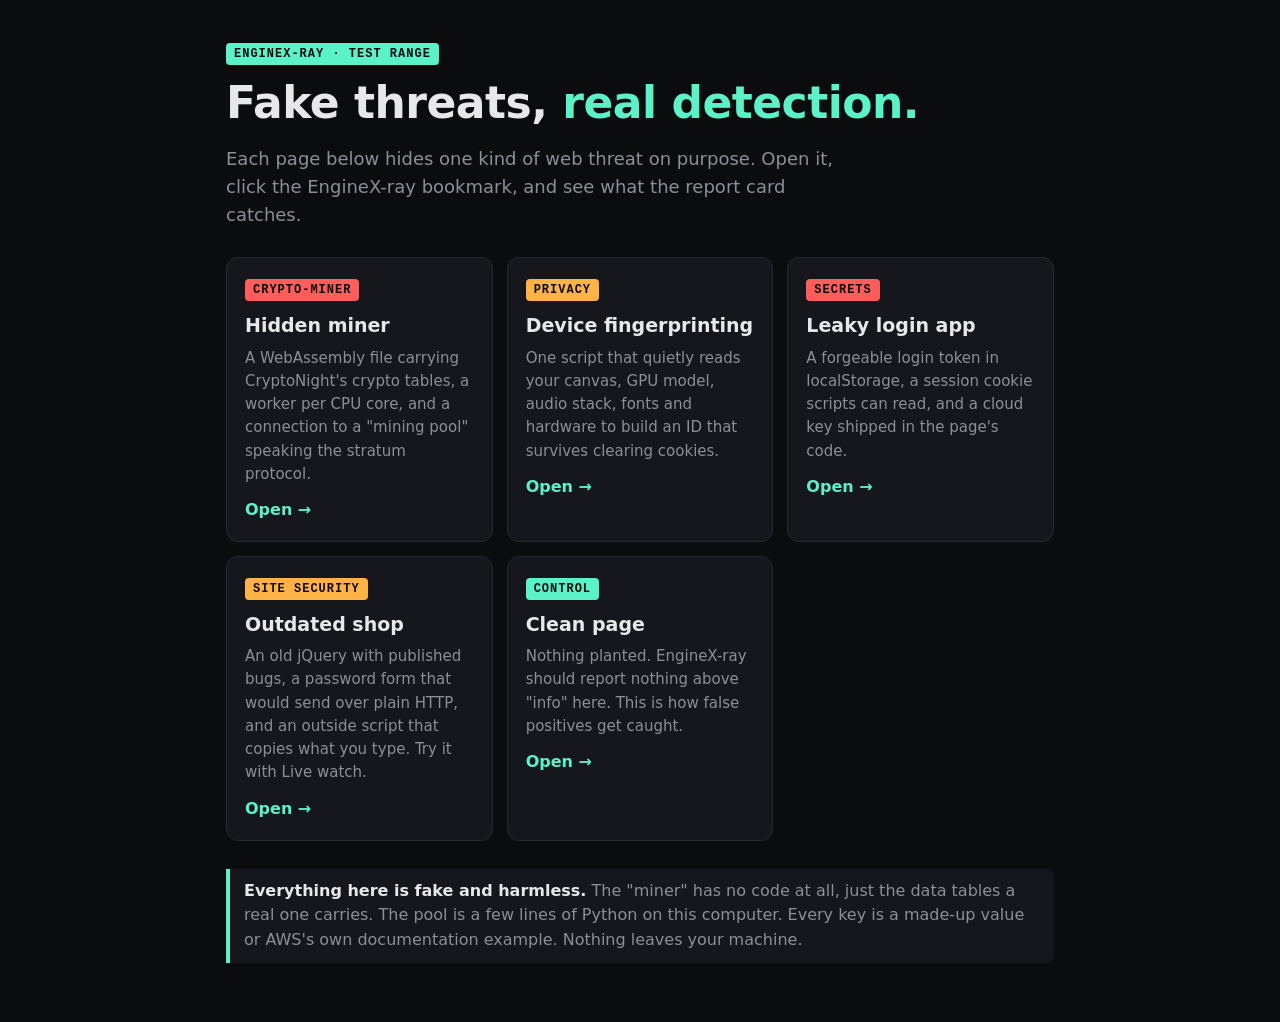
<file: lab/index.html>
<!doctype html>
<html lang="en">
<head>
<meta charset="utf-8">
<meta name="viewport" content="width=device-width, initial-scale=1">
<title>EngineX-ray Test Range</title>
<link rel="stylesheet" href="lab.css">
</head>
<body>
<main>
  <span class="tag">EngineX-ray · test range</span>
  <h1>Fake threats, <span>real detection.</span></h1>
  <p class="lede">Each page below hides one kind of web threat on purpose. Open it, click the EngineX-ray bookmark, and see what the report card catches.</p>

  <div class="grid">
    <div class="card">
      <span class="tag red">Crypto-miner</span>
      <h2>Hidden miner</h2>
      <p>A WebAssembly file carrying CryptoNight's crypto tables, a worker per CPU core, and a connection to a "mining pool" speaking the stratum protocol.</p>
      <a class="go" href="miner.html">Open →</a>
    </div>
    <div class="card">
      <span class="tag amber">Privacy</span>
      <h2>Device fingerprinting</h2>
      <p>One script that quietly reads your canvas, GPU model, audio stack, fonts and hardware to build an ID that survives clearing cookies.</p>
      <a class="go" href="fingerprint.html">Open →</a>
    </div>
    <div class="card">
      <span class="tag red">Secrets</span>
      <h2>Leaky login app</h2>
      <p>A forgeable login token in localStorage, a session cookie scripts can read, and a cloud key shipped in the page's code.</p>
      <a class="go" href="secrets.html">Open →</a>
    </div>
    <div class="card">
      <span class="tag amber">Site security</span>
      <h2>Outdated shop</h2>
      <p>An old jQuery with published bugs, a password form that would send over plain HTTP, and an outside script that copies what you type. Try it with Live watch.</p>
      <a class="go" href="shop.html">Open →</a>
    </div>
    <div class="card">
      <span class="tag">Control</span>
      <h2>Clean page</h2>
      <p>Nothing planted. EngineX-ray should report nothing above "info" here. This is how false positives get caught.</p>
      <a class="go" href="clean.html">Open →</a>
    </div>
  </div>

  <div class="safe"><b>Everything here is fake and harmless.</b> The "miner" has no code at all, just the data tables a real one carries. The pool is a few lines of Python on this computer. Every key is a made-up value or AWS's own documentation example. Nothing leaves your machine.</div>
</main>
</body>
</html>
</file>
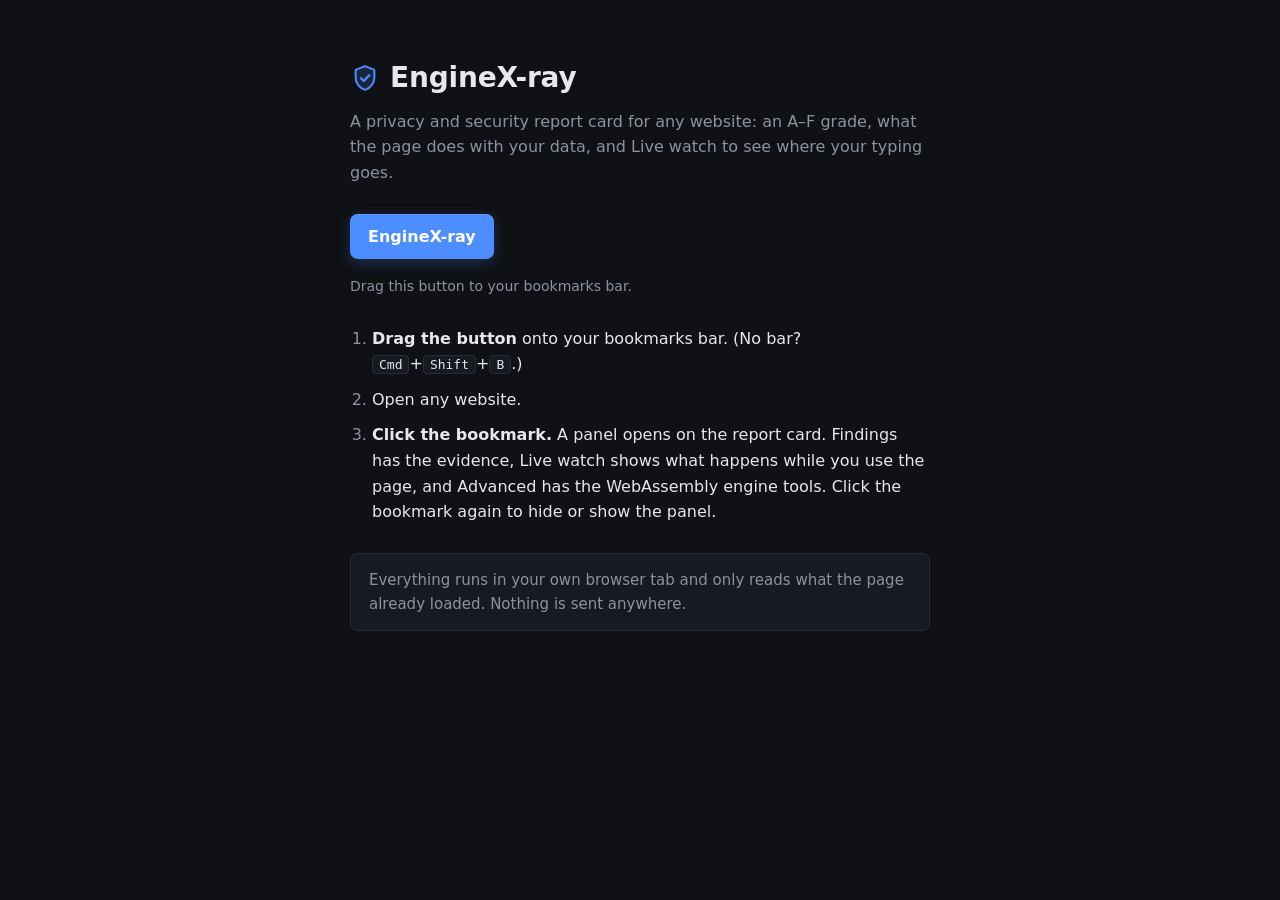
<file: install.html>
<!doctype html>
<html lang="en">
<head>
<meta charset="utf-8">
<meta name="viewport" content="width=device-width, initial-scale=1">
<title>EngineX-ray install</title>
<style>
  :root { --bg: #0f1115; --surface: #161a21; --line: #262c36; --text: #e6e8eb; --muted: #8b93a1; --accent: #4c8dff; }
  body { margin: 0; background: var(--bg); color: var(--text); font: 16px/1.6 -apple-system, BlinkMacSystemFont, "Segoe UI", Inter, system-ui, sans-serif; -webkit-font-smoothing: antialiased; }
  main { max-width: 580px; margin: 56px auto; padding: 0 16px; }
  .brand { display: flex; align-items: center; gap: 10px; }
  h1 { font-size: 28px; font-weight: 700; letter-spacing: -.2px; margin: 0; color: var(--text); }
  p.sub { color: var(--muted); margin: 8px 0 28px; }
  a.bm { display: inline-flex; align-items: center; gap: 8px; padding: 10px 18px; background: var(--accent); color: #fff; border-radius: 8px;
         font-weight: 600; font-size: 16px; text-decoration: none; cursor: grab; box-shadow: 0 1px 0 rgba(255,255,255,.12) inset, 0 4px 14px rgba(76,141,255,.25); }
  a.bm:hover { background: #3d7ef0; }
  .hint { color: var(--muted); font-size: 14px; margin: 10px 0 0; }
  ol { padding-left: 22px; margin-top: 28px; } li { margin: 10px 0; } li::marker { color: var(--muted); }
  kbd { background: var(--surface); border: 1px solid var(--line); border-radius: 4px; padding: 1px 6px; font-size: 13px; font-family: ui-monospace, Menlo, monospace; }
  .card { background: var(--surface); border: 1px solid var(--line); border-radius: 8px; padding: 14px 18px; margin-top: 28px; color: var(--muted); font-size: 15px; }
</style>
</head>
<body>
<main>
  <div class="brand"><svg width="30" height="30" viewBox="0 0 24 24" aria-hidden="true"><path d="M12 2.5 4.5 5.5v6c0 4.6 3.1 8.6 7.5 10 4.4-1.4 7.5-5.4 7.5-10v-6L12 2.5Z" fill="rgba(76,141,255,.18)" stroke="#4c8dff" stroke-width="1.6" stroke-linejoin="round"/><path d="m8.8 12.2 2.2 2.2 4.4-4.6" fill="none" stroke="#4c8dff" stroke-width="1.8" stroke-linecap="round" stroke-linejoin="round"/></svg><h1>EngineX-ray</h1></div>
  <p class="sub">A privacy and security report card for any website: an A–F grade, what the page does with your data, and Live watch to see where your typing goes.</p>
  <p><a class="bm" href="javascript:%28%28%29%20%3D%3E%20%7B%0Aconst%20KINDS%20%3D%20%5B%27function%27%2C%20%27table%27%2C%20%27memory%27%2C%20%27global%27%2C%20%27tag%27%5D%3B%0Afunction%20reader%28bytes%29%20%7B%0Alet%20pos%20%3D%200%3B%0Aconst%20r%20%3D%20%7B%0Aget%20pos%28%29%20%7B%20return%20pos%3B%20%7D%2C%20set%20pos%28p%29%20%7B%20pos%20%3D%20p%3B%20%7D%2C%0Abyte%28%29%20%7B%20if%20%28pos%20%3E%3D%20bytes.length%29%20throw%20new%20Error%28%27unexpected%20end%20of%20file%27%29%3B%20return%20bytes%5Bpos%2B%2B%5D%3B%20%7D%2C%0Au32%28%29%20%7B%20%2F%2F%20unsigned%20LEB128%0Alet%20result%20%3D%200%2C%20shift%20%3D%200%2C%20b%3B%0Ado%20%7B%20b%20%3D%20r.byte%28%29%3B%20result%20%2B%3D%20%28b%20%26%200x7f%29%20%2A%202%20%2A%2A%20shift%3B%20shift%20%2B%3D%207%3B%20%7D%20while%20%28b%20%26%200x80%29%3B%0Areturn%20result%3B%0A%7D%2C%0AskipLeb%28%29%20%7B%20while%20%28r.byte%28%29%20%26%200x80%29%3B%20%7D%2C%0Abytes%28n%29%20%7B%20const%20out%20%3D%20bytes.subarray%28pos%2C%20pos%20%2B%20n%29%3B%20pos%20%2B%3D%20n%3B%20return%20out%3B%20%7D%2C%0Aname%28%29%20%7B%20return%20new%20TextDecoder%28%29.decode%28r.bytes%28r.u32%28%29%29%29%3B%20%7D%2C%0Alimits%28%29%20%7B%0Aconst%20flags%20%3D%20r.byte%28%29%3B%0Aconst%20min%20%3D%20r.u32%28%29%2C%20max%20%3D%20flags%20%26%201%20%3F%20r.u32%28%29%20%3A%20null%3B%0Areturn%20%7B%20min%2C%20max%2C%20shared%3A%20%21%21%28flags%20%26%202%29%2C%20is64%3A%20%21%21%28flags%20%26%204%29%20%7D%3B%0A%7D%2C%0AconstExpr%28%29%20%7B%0Afor%20%28%3B%3B%29%20%7B%0Aconst%20op%20%3D%20r.byte%28%29%3B%0Aif%20%28op%20%3D%3D%3D%200x0b%29%20return%3B%0Aif%20%28op%20%3D%3D%3D%200x41%20%7C%7C%20op%20%3D%3D%3D%200x42%20%7C%7C%20op%20%3D%3D%3D%200x23%20%7C%7C%20op%20%3D%3D%3D%200xd2%29%20r.skipLeb%28%29%3B%0Aelse%20if%20%28op%20%3D%3D%3D%200x43%29%20pos%20%2B%3D%204%3B%0Aelse%20if%20%28op%20%3D%3D%3D%200x44%29%20pos%20%2B%3D%208%3B%0Aelse%20if%20%28op%20%3D%3D%3D%200xd0%29%20r.byte%28%29%3B%0Aelse%20if%20%28op%20%3D%3D%3D%200xfd%29%20%7B%20r.skipLeb%28%29%3B%20pos%20%2B%3D%2016%3B%20%7D%20%2F%2F%20v128.const%0A%7D%0A%7D%2C%0A%7D%3B%0Areturn%20r%3B%0A%7D%0Afunction%20parseWasm%28buffer%29%20%7B%0Aconst%20bytes%20%3D%20buffer%20instanceof%20Uint8Array%20%3F%20buffer%20%3A%20new%20Uint8Array%28buffer%29%3B%0Aif%20%28bytes%5B0%5D%20%21%3D%3D%200%20%7C%7C%20bytes%5B1%5D%20%21%3D%3D%200x61%20%7C%7C%20bytes%5B2%5D%20%21%3D%3D%200x73%20%7C%7C%20bytes%5B3%5D%20%21%3D%3D%200x6d%29%20throw%20new%20Error%28%27not%20a%20WebAssembly%20file%27%29%3B%0Aconst%20r%20%3D%20reader%28bytes%29%3B%0Ar.pos%20%3D%204%3B%0Aconst%20version%20%3D%20bytes%5B4%5D%20%7C%20bytes%5B5%5D%20%3C%3C%208%20%7C%20bytes%5B6%5D%20%3C%3C%2016%20%7C%20bytes%5B7%5D%20%3C%3C%2024%3B%0Ar.pos%20%3D%208%3B%0Aconst%20out%20%3D%20%7B%0Asize%3A%20bytes.length%2C%20version%2C%20imports%3A%20%5B%5D%2C%20exports%3A%20%5B%5D%2C%20memories%3A%20%5B%5D%2C%20tables%3A%200%2C%20globals%3A%200%2C%0Afunctions%3A%20%7B%20imported%3A%200%2C%20defined%3A%200%20%7D%2C%20customSections%3A%20%5B%5D%2C%20data%3A%20%5B%5D%2C%20dataBytes%3A%200%2C%20functionNames%3A%200%2C%20names%3A%20%5B%5D%2C%0Asections%3A%20%5B%5D%2C%0A%7D%3B%0Awhile%20%28r.pos%20%3C%20bytes.length%29%20%7B%0Aconst%20id%20%3D%20r.byte%28%29%2C%20len%20%3D%20r.u32%28%29%2C%20start%20%3D%20r.pos%2C%20end%20%3D%20start%20%2B%20len%3B%0Aout.sections.push%28%7B%20id%2C%20size%3A%20len%20%7D%29%3B%0Atry%20%7B%0Aif%20%28id%20%3D%3D%3D%200%29%20%7B%0Aconst%20name%20%3D%20r.name%28%29%3B%0Aout.customSections.push%28%7B%20name%2C%20size%3A%20end%20-%20r.pos%20%7D%29%3B%0Aif%20%28name%20%3D%3D%3D%20%27name%27%29%20%7B%20out.names%20%3D%20readFunctionNames%28r%2C%20end%29%3B%20out.functionNames%20%3D%20out.names.length%3B%20%7D%0A%7D%20else%20if%20%28id%20%3D%3D%3D%202%29%20%7B%0Afor%20%28let%20n%20%3D%20r.u32%28%29%3B%20n--%3B%29%20%7B%0Aconst%20module%20%3D%20r.name%28%29%2C%20field%20%3D%20r.name%28%29%2C%20kind%20%3D%20r.byte%28%29%3B%0Aconst%20imp%20%3D%20%7B%20module%2C%20name%3A%20field%2C%20kind%3A%20KINDS%5Bkind%5D%20%3F%3F%20%60kind%24%7Bkind%7D%60%20%7D%3B%0Aif%20%28kind%20%3D%3D%3D%200%29%20%7B%20r.skipLeb%28%29%3B%20out.functions.imported%2B%2B%3B%20%7D%0Aelse%20if%20%28kind%20%3D%3D%3D%201%29%20%7B%20r.byte%28%29%3B%20r.limits%28%29%3B%20%7D%0Aelse%20if%20%28kind%20%3D%3D%3D%202%29%20%7B%20imp.limits%20%3D%20r.limits%28%29%3B%20out.memories.push%28%7B%20...imp.limits%2C%20imported%3A%20%60%24%7Bmodule%7D.%24%7Bfield%7D%60%20%7D%29%3B%20%7D%0Aelse%20if%20%28kind%20%3D%3D%3D%203%29%20%7B%20r.byte%28%29%3B%20r.byte%28%29%3B%20%7D%0Aelse%20if%20%28kind%20%3D%3D%3D%204%29%20%7B%20r.byte%28%29%3B%20r.skipLeb%28%29%3B%20%7D%0Aout.imports.push%28imp%29%3B%0A%7D%0A%7D%20else%20if%20%28id%20%3D%3D%3D%203%29%20%7B%0Aout.functions.defined%20%3D%20r.u32%28%29%3B%0A%7D%20else%20if%20%28id%20%3D%3D%3D%204%29%20%7B%0Aout.tables%20%2B%3D%20r.u32%28%29%3B%0A%7D%20else%20if%20%28id%20%3D%3D%3D%205%29%20%7B%0Afor%20%28let%20n%20%3D%20r.u32%28%29%3B%20n--%3B%29%20out.memories.push%28r.limits%28%29%29%3B%0A%7D%20else%20if%20%28id%20%3D%3D%3D%206%29%20%7B%0Aout.globals%20%2B%3D%20r.u32%28%29%3B%0A%7D%20else%20if%20%28id%20%3D%3D%3D%207%29%20%7B%0Afor%20%28let%20n%20%3D%20r.u32%28%29%3B%20n--%3B%29%20%7B%0Aconst%20name%20%3D%20r.name%28%29%2C%20kind%20%3D%20r.byte%28%29%2C%20index%20%3D%20r.u32%28%29%3B%0Aout.exports.push%28%7B%20name%2C%20kind%3A%20KINDS%5Bkind%5D%20%3F%3F%20%60kind%24%7Bkind%7D%60%2C%20index%20%7D%29%3B%0A%7D%0A%7D%20else%20if%20%28id%20%3D%3D%3D%2011%29%20%7B%0Afor%20%28let%20n%20%3D%20r.u32%28%29%3B%20n--%3B%29%20%7B%0Aconst%20flags%20%3D%20r.u32%28%29%3B%0Aif%20%28flags%20%3D%3D%3D%202%29%20r.u32%28%29%3B%0Aif%20%28flags%20%21%3D%3D%201%29%20r.constExpr%28%29%3B%0Aconst%20size%20%3D%20r.u32%28%29%3B%0Aout.data.push%28%7B%20start%3A%20r.pos%2C%20size%20%7D%29%3B%0Aout.dataBytes%20%2B%3D%20size%3B%0Ar.pos%20%2B%3D%20size%3B%0A%7D%0A%7D%0A%7D%20catch%20%28e%29%20%7B%0Aout.warning%20%3D%20%60section%20%24%7Bid%7D%20could%20not%20be%20read%20fully%20%28%24%7Be.message%7D%29%60%3B%0A%7D%0Ar.pos%20%3D%20end%3B%0A%7D%0Aout.bytes%20%3D%20bytes%3B%20%2F%2F%20kept%20for%20string%20search%0Areturn%20out%3B%0A%7D%0Afunction%20readFunctionNames%28r%2C%20end%2C%20cap%20%3D%20200000%29%20%7B%0Awhile%20%28r.pos%20%3C%20end%29%20%7B%0Aconst%20sub%20%3D%20r.byte%28%29%2C%20len%20%3D%20r.u32%28%29%2C%20next%20%3D%20r.pos%20%2B%20len%3B%0Aif%20%28sub%20%3D%3D%3D%201%29%20%7B%0Aconst%20names%20%3D%20%5B%5D%3B%0Afor%20%28let%20n%20%3D%20r.u32%28%29%3B%20n--%20%26%26%20names.length%20%3C%20cap%3B%29%20%7B%20r.u32%28%29%3B%20names.push%28r.name%28%29%29%3B%20%7D%0Areturn%20names%3B%0A%7D%0Ar.pos%20%3D%20next%3B%0A%7D%0Areturn%20%5B%5D%3B%0A%7D%0Afunction%20findStrings%28mod%2C%20%7B%20minLength%20%3D%206%2C%20filter%20%3D%20null%2C%20limit%20%3D%20500%20%7D%20%3D%20%7B%7D%29%20%7B%0Aconst%20ranges%20%3D%20mod.data.length%20%3F%20mod.data%20%3A%20%5B%7B%20start%3A%200%2C%20size%3A%20mod.bytes.length%20%7D%5D%3B%0Aconst%20test%20%3D%20%21filter%20%3F%20%28%29%20%3D%3E%20true%20%3A%20filter%20instanceof%20RegExp%20%3F%20s%20%3D%3E%20filter.test%28s%29%20%3A%20s%20%3D%3E%20s.toLowerCase%28%29.includes%28String%28filter%29.toLowerCase%28%29%29%3B%0Aconst%20found%20%3D%20%5B%5D%2C%20seen%20%3D%20new%20Set%28%29%3B%0Alet%20total%20%3D%200%3B%0Afor%20%28const%20%7B%20start%2C%20size%20%7D%20of%20ranges%29%20%7B%0Alet%20runStart%20%3D%20-1%3B%0Afor%20%28let%20i%20%3D%20start%2C%20endAt%20%3D%20start%20%2B%20size%3B%20i%20%3C%3D%20endAt%3B%20i%2B%2B%29%20%7B%0Aconst%20c%20%3D%20i%20%3C%20endAt%20%3F%20mod.bytes%5Bi%5D%20%3A%200%3B%0Aconst%20printable%20%3D%20c%20%3E%3D%200x20%20%26%26%20c%20%3C%200x7f%20%7C%7C%20c%20%3D%3D%3D%200x09%3B%0Aif%20%28printable%29%20%7B%20if%20%28runStart%20%3C%200%29%20runStart%20%3D%20i%3B%20continue%3B%20%7D%0Aif%20%28runStart%20%3E%3D%200%20%26%26%20i%20-%20runStart%20%3E%3D%20minLength%29%20%7B%0Atotal%2B%2B%3B%0Aif%20%28found.length%20%3C%20limit%29%20%7B%0Aconst%20s%20%3D%20String.fromCharCode%28...mod.bytes.subarray%28runStart%2C%20Math.min%28i%2C%20runStart%20%2B%20400%29%29%29%3B%0Aif%20%28%21seen.has%28s%29%20%26%26%20test%28s%29%29%20%7B%20seen.add%28s%29%3B%20found.push%28s%29%3B%20%7D%0A%7D%0A%7D%0ArunStart%20%3D%20-1%3B%0A%7D%0A%7D%0Areturn%20%7B%20strings%3A%20found%2C%20total%20%7D%3B%0A%7D%0Aconst%20RULES%20%3D%20%5B%0A%7B%0Aengine%3A%20%27Unity%20WebGL%27%2C%0Atest%3A%20%28m%2C%20g%2C%20s%29%20%3D%3E%20%5B%0Ag.has%28%27createUnityInstance%27%29%20%26%26%20%27page%20has%20createUnityInstance%28%29%27%2C%0Ag.has%28%27unityInstance%27%29%20%26%26%20%27page%20has%20unityInstance%27%2C%0As.some%28x%20%3D%3E%20%2FUnityLoader%7Cunity%5C.framework%7CUnityEngine%2Fi.test%28x%29%29%20%26%26%20%27strings%20mention%20Unity%27%2C%0A%5D%2C%0A%7D%2C%0A%7B%0Aengine%3A%20%27Godot%27%2C%0Atest%3A%20%28m%2C%20g%2C%20s%29%20%3D%3E%20%5B%0Ag.has%28%27Engine%27%29%20%26%26%20typeof%20window.Engine%3F.isWebGLAvailable%20%3D%3D%3D%20%27function%27%20%26%26%20%27page%20has%20Godot%20Engine%20class%27%2C%0Am.imports.some%28i%20%3D%3E%20%2F%5Egodot%2Fi.test%28i.name%29%29%20%26%26%20%27imports%20named%20godot%2A%27%2C%0As.some%28x%20%3D%3E%20%2Fgodot%2Fi.test%28x%29%29%20%26%26%20%27strings%20mention%20Godot%27%2C%0A%5D%2C%0A%7D%2C%0A%7B%0Aengine%3A%20%27Rust%20%28wasm-bindgen%29%27%2C%0Atest%3A%20m%20%3D%3E%20%5B%0Am.imports.some%28i%20%3D%3E%20i.name.startsWith%28%27__wbg_%27%29%20%7C%7C%20i.name.startsWith%28%27__wbindgen%27%29%29%20%26%26%20%27imports%20__wbg_%2A%20%2F%20__wbindgen%2A%27%2C%0Am.imports.some%28i%20%3D%3E%20%2F_bg%5C.js%24%7C__wbindgen_placeholder__%2F.test%28i.module%29%29%20%26%26%20%27import%20module%20is%20a%20%2A_bg.js%20shim%27%2C%0Am.exports.some%28e%20%3D%3E%20e.name.startsWith%28%27__wbindgen%27%29%29%20%26%26%20%27exports%20__wbindgen%2A%27%2C%0A%5D%2C%0A%7D%2C%0A%7B%0Aengine%3A%20%27Go%27%2C%0Atest%3A%20m%20%3D%3E%20%5B%0Am.imports.some%28i%20%3D%3E%20i.module%20%3D%3D%3D%20%27go%27%20%7C%7C%20i.module%20%3D%3D%3D%20%27gojs%27%29%20%26%26%20%27imports%20from%20%22go%22%2F%22gojs%22%27%2C%0Am.exports.some%28e%20%3D%3E%20e.name%20%3D%3D%3D%20%27run%27%20%7C%7C%20e.name%20%3D%3D%3D%20%27resume%27%29%20%26%26%20m.imports.some%28i%20%3D%3E%20%2Fruntime%5C.%2F.test%28i.name%29%29%20%26%26%20%27Go%20runtime%20imports%27%2C%0A%5D%2C%0A%7D%2C%0A%7B%0Aengine%3A%20%27Emscripten%20%28C%2FC%2B%2B%29%27%2C%0Atest%3A%20%28m%2C%20g%29%20%3D%3E%20%5B%0Am.imports.some%28i%20%3D%3E%20%2F%5E%28emscripten_%7C__syscall_%7C_emscripten_%29%2F.test%28i.name%29%29%20%26%26%20%27imports%20emscripten_%2A%20%2F%20__syscall_%2A%27%2C%0Am.imports.some%28i%20%3D%3E%20i.module%20%3D%3D%3D%20%27wasi_snapshot_preview1%27%29%20%26%26%20%27uses%20WASI%20imports%20%28fd_write%2C%20...%29%27%2C%0Am.exports.some%28e%20%3D%3E%20%2F%5E%28_%3Fmalloc%7C_%3Ffree%7CstackAlloc%7C__wasm_call_ctors%29%24%2F.test%28e.name%29%29%20%26%26%20%27exports%20malloc%2Ffree%2F__wasm_call_ctors%27%2C%0Ag.has%28%27Module%27%29%20%26%26%20%27page%20has%20a%20global%20Module%27%2C%0A%5D%2C%0A%7D%2C%0A%5D%3B%0Afunction%20detectEngine%28mod%2C%20globals%2C%20strings%29%20%7B%0Aconst%20g%20%3D%20new%20Set%28globals.map%28x%20%3D%3E%20x.name%29%29%3B%0Aconst%20results%20%3D%20RULES.map%28rule%20%3D%3E%20%28%7B%20engine%3A%20rule.engine%2C%20evidence%3A%20rule.test%28mod%2C%20g%2C%20strings%29.filter%28Boolean%29%20%7D%29%29%0A.filter%28r%20%3D%3E%20r.evidence.length%29%0A.sort%28%28a%2C%20b%29%20%3D%3E%20b.evidence.length%20-%20a.evidence.length%29%3B%0Aconst%20top%20%3D%20results%5B0%5D%3B%0Areturn%20%7B%20best%3A%20top%20%3F%20top.engine%20%3A%20%27Unknown%27%2C%20matches%3A%20results%20%7D%3B%0A%7D%0Afunction%20interestingExports%28mod%29%20%7B%0Aconst%20groups%20%3D%20%7B%0A%27Engine%20API%20%28custom%20exports%29%27%3A%20e%20%3D%3E%20%21%2F%5E%28_%3F%28malloc%7Cfree%7Cmemcpy%7Cmemset%7Cstrlen%29%7C__%7Cdyn%28Call%29%3F_%7Cstack%7Cemscripten_%7C_emscripten%7C_%3Ffflush%7C_%3FsetThrew%7C__errno%7C_%3Fhtons%7C_%3Fntohs%7C_%3Fhtonl%7Corig%5C%24%29%2F.test%28e.name%29%20%26%26%20e.kind%20%3D%3D%3D%20%27function%27%2C%0A%27Memory%20and%20tables%27%3A%20e%20%3D%3E%20e.kind%20%3D%3D%3D%20%27memory%27%20%7C%7C%20e.kind%20%3D%3D%3D%20%27table%27%2C%0A%27Runtime%20%2F%20toolchain%27%3A%20e%20%3D%3E%20%2F%5E%28__%7Cdyn%7Cstack%7Cemscripten_%7C_emscripten%29%2F.test%28e.name%29%2C%0A%7D%3B%0Aconst%20out%20%3D%20%7B%7D%3B%0Afor%20%28const%20%5Blabel%2C%20test%5D%20of%20Object.entries%28groups%29%29%20out%5Blabel%5D%20%3D%20mod.exports.filter%28test%29.map%28e%20%3D%3E%20%60%24%7Be.name%7D%20%28%24%7Be.kind%7D%29%60%29%3B%0Areturn%20out%3B%0A%7D%0Afunction%20bridgeFunctions%28mod%29%20%7B%0Aconst%20names%20%3D%20new%20Set%28%29%3B%0Afor%20%28const%20i%20of%20mod.imports%29%20%7B%0Aif%20%28i.kind%20%21%3D%3D%20%27function%27%29%20continue%3B%0Aconst%20bindgen%20%3D%20%2F%5E__wbg_%28.%2B%3F%29%28_%5B0-9a-f%5D%7B16%7D%29%3F%24%2F.exec%28i.name%29%3B%0Aif%20%28bindgen%29%20%7B%20names.add%28bindgen%5B1%5D%29%3B%20continue%3B%20%7D%0Aif%20%28i.module%20%3D%3D%3D%20%27env%27%20%26%26%20%21%2F%5E%28invoke_%7C__syscall_%7C_%3Femscripten_%7C__cxa_%7C_tzset%7C_mmap%7C_munmap%7C_abort%7Cabort%7C_localtime%7C__assert%7C_gmtime%7C_setitimer%7C_dlopen%7C_dlsym%29%2F.test%28i.name%29%29%20names.add%28i.name%29%3B%0A%7D%0Areturn%20%5B...names%5D.sort%28%29%3B%0A%7D%0Aconst%20STRING_PRESETS%20%3D%20%7B%0A%27Settings%20%2F%20cvars%27%3A%20%2F%5E%5Ba-z%5D%5Ba-z0-9%5D%2A_%5Ba-z0-9_%5D%7B2%2C%7D%24%2F%2C%0A%27File%20paths%27%3A%20%2F%5C.%28cfg%7Cjson%7Cini%7Ctxt%7Cgsc%7Ccsc%7Clua%7Cjs%7Cff%7Cpak%7Cpk3%7Ciwd%7Cbin%7Cdat%7Cpng%7Cwav%7Cogg%29%5Cb%7C%5C%2F%5B%5Cw.-%5D%2B%5C%2F%2Fi%2C%0A%27Commands%20%28%2Bset%2C%20exec%2C%20...%29%27%3A%20%2F%5E%5C%2B%3F%28set%7Cseta%7Cexec%7Cbind%7Cmap%7Cdevmap%7Cconnect%7Ccmd%29%5Cb%7C%25s%7Ccommand%2Fi%2C%0A%27Mod%20%2F%20script%20hooks%27%3A%20%2Fmod%7Chook%7Cscript%7Cplugin%7Clua%7Caddon%2Fi%2C%0A%27Errors%20and%20asserts%27%3A%20%2Ferror%7Cfail%7Cassert%7Ccannot%7Ccould%20not%7Cinvalid%2Fi%2C%0A%27URLs%27%3A%20%2Fhttps%3F%3A%5C%2F%5C%2F%2F%2C%0A%7D%3B%0Afunction%20wasmUrls%28%29%20%7B%0Aconst%20urls%20%3D%20performance.getEntriesByType%28%27resource%27%29.map%28e%20%3D%3E%20e.name%29.filter%28u%20%3D%3E%20%2F%5C.wasm%28%5C%3F%7C%23%7C%24%29%2Fi.test%28u%29%29%3B%0Areturn%20%5B...new%20Set%28urls%29%5D%3B%0A%7D%0Aconst%20SELF_URL%20%3D%20%28document.currentScript%3F.src%20%3F%3F%20%27%27%29.split%28%27%3F%27%29%5B0%5D%3B%0Afunction%20timedFetch%28url%2C%20opts%20%3D%20%7B%7D%2C%20ms%20%3D%208000%29%20%7B%0Aconst%20ctrl%20%3D%20new%20AbortController%28%29%3B%0Aconst%20timer%20%3D%20setTimeout%28%28%29%20%3D%3E%20ctrl.abort%28%29%2C%20ms%29%3B%0AtimedFetch.busy%20%3D%20%28timedFetch.busy%20%3F%3F%200%29%20%2B%201%3B%0Alet%20started%3B%0Atry%20%7B%20started%20%3D%20fetch%28url%2C%20%7B%20...opts%2C%20signal%3A%20ctrl.signal%20%7D%29%3B%20%7D%20finally%20%7B%20timedFetch.busy--%3B%20%7D%0Areturn%20started.then%28res%20%3D%3E%20%7B%0Aconst%20read%20%3D%20kind%20%3D%3E%20%28%29%20%3D%3E%20res%5Bkind%5D%28%29.finally%28%28%29%20%3D%3E%20clearTimeout%28timer%29%29%3B%0Areturn%20%7B%20ok%3A%20res.ok%2C%20status%3A%20res.status%2C%20headers%3A%20res.headers%2C%20text%3A%20read%28%27text%27%29%2C%20arrayBuffer%3A%20read%28%27arrayBuffer%27%29%20%7D%3B%0A%7D%2C%20e%20%3D%3E%20%7B%20clearTimeout%28timer%29%3B%20throw%20e%3B%20%7D%29%3B%0A%7D%0Aconst%20absUrl%20%3D%20u%20%3D%3E%20%7B%20try%20%7B%20return%20new%20URL%28u%2C%20location.href%29%3B%20%7D%20catch%20%7B%20return%20null%3B%20%7D%20%7D%3B%0Aasync%20function%20scriptHints%28%29%20%7B%0Aconst%20scripts%20%3D%20performance.getEntriesByType%28%27resource%27%29%0A.filter%28e%20%3D%3E%20e.initiatorType%20%3D%3D%3D%20%27script%27%20%26%26%20absUrl%28e.name%29%3F.origin%20%3D%3D%3D%20location.origin%29.map%28e%20%3D%3E%20e.name%29%3B%0Afor%20%28const%20s%20of%20document.scripts%29%20%7B%20const%20u%20%3D%20s.src%20%26%26%20absUrl%28s.src%29%3B%20if%20%28u%3F.origin%20%3D%3D%3D%20location.origin%29%20scripts.push%28u.href%29%3B%20%7D%0Aconst%20wasm%20%3D%20new%20Map%28%29%2C%20workers%20%3D%20new%20Set%28%29%2C%20texts%20%3D%20%5B%5D%3B%0Aconst%20queue%20%3D%20%5B...new%20Set%28scripts%29%5D.filter%28u%20%3D%3E%20%21%28SELF_URL%20%26%26%20u.split%28%27%3F%27%29%5B0%5D%20%3D%3D%3D%20SELF_URL%29%29.slice%280%2C%2025%29%2C%20done%20%3D%20new%20Set%28%29%3B%0Awhile%20%28queue.length%20%26%26%20done.size%20%3C%2040%29%20%7B%0Aconst%20batch%20%3D%20%5B...new%20Set%28queue.splice%280%2C%208%29%29%5D.filter%28u%20%3D%3E%20%21done.has%28u%29%29%3B%0Abatch.forEach%28u%20%3D%3E%20done.add%28u%29%29%3B%0Aconst%20read%20%3D%20await%20Promise.all%28batch.map%28src%20%3D%3E%20timedFetch%28src%29.then%28r%20%3D%3E%20r.text%28%29%29.then%28text%20%3D%3E%20%5Bsrc%2C%20text%5D%2C%20%28%29%20%3D%3E%20%5Bsrc%2C%20%27%27%5D%29%29%29%3B%0Afor%20%28const%20%5Bsrc%2C%20text%5D%20of%20read%29%20%7B%0Aif%20%28%21text%20%7C%7C%20text.length%20%3E%205e6%29%20continue%3B%0Atexts.push%28%5Bsrc.split%28%27%2F%27%29.pop%28%29.split%28%27%3F%27%29%5B0%5D%20%7C%7C%20src%2C%20text%5D%29%3B%0Afor%20%28const%20m%20of%20text.matchAll%28%2F%5B%22%27%60%5D%28%5B%5E%22%27%60%5Cs%5D%2A%3F%5C.wasm%29%5B%5E%22%27%60%5Cs%5D%2A%5B%22%27%60%5D%2Fg%29%29%20%7B%0Aconst%20raw%20%3D%20m%5B1%5D%2C%20plain%20%3D%20raw.replace%28%2F%5C%24%5C%7B%5B%5E%7D%5D%2A%5C%7D%2Fg%2C%20%27%27%29.replace%28%2F-%2B%28%3F%3D%5C.wasm%24%29%2F%2C%20%27%27%29%3B%0Atry%20%7B%20wasm.set%28new%20URL%28plain%2C%20src%29.href%2C%20%7B%20from%3A%20src.split%28%27%2F%27%29.pop%28%29.split%28%27%3F%27%29%5B0%5D%2C%20raw%2C%20guessed%3A%20raw%20%21%3D%3D%20plain%20%7D%29%3B%20%7D%20catch%20%7B%7D%0A%7D%0Afor%20%28const%20m%20of%20text.matchAll%28%2Fnew%20%28%3F%3AShared%29%3FWorker%5C%28%5Cs%2A%28%3F%3Anew%20URL%5C%28%29%3F%5Cs%2A%5B%22%27%60%5D%28%5B%5E%22%27%60%5D%2B%29%5B%22%27%60%5D%2Fg%29%29%20%7B%0Aworkers.add%28m%5B1%5D%29%3B%0Atry%20%7B%20const%20u%20%3D%20new%20URL%28m%5B1%5D.replace%28%2F%5C%24%5C%7B%5B%5E%7D%5D%2A%5C%7D%2Fg%2C%20%27%27%29%2C%20src%29%3B%20if%20%28u.origin%20%3D%3D%3D%20location.origin%29%20queue.push%28u.href%29%3B%20%7D%20catch%20%7B%7D%20%2F%2F%20read%20worker%20code%20too%0A%7D%0A%7D%0A%7D%0Areturn%20%7B%20wasm%3A%20%5B...wasm%5D.map%28%28%5Burl%2C%20info%5D%29%20%3D%3E%20%28%7B%20url%2C%20...info%20%7D%29%29%2C%20workers%3A%20%5B...workers%5D%2C%20texts%20%7D%3B%0A%7D%0Aasync%20function%20thirdPartyScriptTexts%28%7B%20max%20%3D%2030%2C%20maxBytes%20%3D%203e6%20%7D%20%3D%20%7B%7D%29%20%7B%0Aconst%20urls%20%3D%20%5B...new%20Set%28performance.getEntriesByType%28%27resource%27%29%0A.filter%28e%20%3D%3E%20e.initiatorType%20%3D%3D%3D%20%27script%27%20%26%26%20%28absUrl%28e.name%29%3F.origin%20%3F%3F%20location.origin%29%20%21%3D%3D%20location.origin%29.map%28e%20%3D%3E%20e.name%29%29%5D.slice%280%2C%20max%29%3B%0Aconst%20out%20%3D%20%5B%5D%3B%0Aawait%20Promise.all%28urls.map%28async%20url%20%3D%3E%20%7B%0Atry%20%7B%0Aconst%20res%20%3D%20await%20timedFetch%28url%2C%20%7B%20mode%3A%20%27cors%27%2C%20credentials%3A%20%27omit%27%2C%20cache%3A%20%27force-cache%27%20%7D%29%3B%0Aif%20%28%21res.ok%29%20return%3B%0Aconst%20text%20%3D%20await%20res.text%28%29%3B%0Aif%20%28text.length%20%3C%3D%20maxBytes%29%20out.push%28%5BabsUrl%28url%29.hostname%20%2B%20%27%2F%27%20%2B%20url.split%28%27%2F%27%29.pop%28%29.split%28%27%3F%27%29%5B0%5D%2C%20text%5D%29%3B%0A%7D%20catch%20%7B%7D%0A%7D%29%29%3B%0Areturn%20out%3B%0A%7D%0Aasync%20function%20fetchWasm%28url%29%20%7B%0Aconst%20res%20%3D%20await%20timedFetch%28url%2C%20%7B%7D%2C%2060000%29%3B%0Aif%20%28%21res.ok%29%20throw%20new%20Error%28%60HTTP%20%24%7Bres.status%7D%20for%20%24%7Burl%7D%60%29%3B%0Areturn%20new%20Uint8Array%28await%20res.arrayBuffer%28%29%29%3B%0A%7D%0Afunction%20pageGlobals%28%29%20%7B%0Alet%20baseline%20%3D%20new%20Set%28%29%3B%0Atry%20%7B%0Aconst%20frame%20%3D%20document.createElement%28%27iframe%27%29%3B%0Aframe.style.display%20%3D%20%27none%27%3B%0Adocument.documentElement.append%28frame%29%3B%0Abaseline%20%3D%20new%20Set%28Object.getOwnPropertyNames%28frame.contentWindow%29%29%3B%0Aframe.remove%28%29%3B%0A%7D%20catch%20%7B%7D%0Aconst%20out%20%3D%20%5B%5D%3B%0Afor%20%28const%20name%20of%20Object.getOwnPropertyNames%28window%29%29%20%7B%0Aif%20%28baseline.has%28name%29%20%7C%7C%20%2F%5E%28on%7Cwebkit%29%2F.test%28name%29%20%7C%7C%20name%20%3D%3D%3D%20%27EngineXray%27%29%20continue%3B%0Alet%20value%2C%20type%2C%20notes%20%3D%20%5B%5D%3B%0Atry%20%7B%20value%20%3D%20window%5Bname%5D%3B%20type%20%3D%20describeType%28value%29%3B%20%7D%20catch%20%7B%20type%20%3D%20%27unreadable%27%3B%20%7D%0Aif%20%28type%20%3D%3D%3D%20%27unreadable%27%20%26%26%20isCrossOriginWindow%28value%29%29%20type%20%3D%20%27frame%20from%20another%20site%27%3B%0Atry%20%7B%20notes%20%3D%20notesFor%28name%2C%20value%29%3B%20%7D%20catch%20%7B%20notes%20%3D%20type%20%3D%3D%3D%20%27frame%20from%20another%20site%27%20%3F%20%5B%5D%20%3A%20%5B%27could%20not%20be%20read%27%5D%3B%20%7D%0Aout.push%28%7B%20name%2C%20type%2C%20notes%20%7D%29%3B%0A%7D%0Areturn%20out.sort%28%28a%2C%20b%29%20%3D%3E%20b.notes.length%20-%20a.notes.length%20%7C%7C%20a.name.localeCompare%28b.name%29%29%3B%0A%7D%0Afunction%20isCrossOriginWindow%28v%29%20%7B%0Atry%20%7B%20return%20v%20%21%3D%20null%20%26%26%20v.window%20%3D%3D%3D%20v%20%26%26%20v%20%21%3D%3D%20window%20%26%26%20%28v.document%2C%20false%29%3B%20%7D%20catch%20%7B%20return%20true%3B%20%7D%0A%7D%0Afunction%20describeType%28v%29%20%7B%0Aif%20%28v%20%3D%3D%3D%20null%29%20return%20%27null%27%3B%0Aif%20%28typeof%20v%20%3D%3D%3D%20%27function%27%29%20return%20%2F%5Eclass%5Cb%2F.test%28Function.prototype.toString.call%28v%29%29%20%3F%20%27class%27%20%3A%20%27function%27%3B%0Aif%20%28typeof%20v%20%21%3D%3D%20%27object%27%29%20return%20typeof%20v%3B%0Aif%20%28v%20instanceof%20WebAssembly.Memory%29%20return%20%60WebAssembly.Memory%20%28%24%7BMath.round%28v.buffer.byteLength%20%2F%201048576%29%7D%20MB%29%60%3B%0Aif%20%28v%20instanceof%20WebAssembly.Instance%29%20return%20%27WebAssembly.Instance%27%3B%0Aif%20%28Array.isArray%28v%29%29%20return%20%60array%5B%24%7Bv.length%7D%5D%60%3B%0Areturn%20%27object%27%20%2B%20%28v.constructor%20%26%26%20v.constructor%20%21%3D%3D%20Object%20%3F%20%60%20%28%24%7Bv.constructor.name%7D%29%60%20%3A%20%27%27%29%3B%0A%7D%0Afunction%20notesFor%28name%2C%20v%29%20%7B%0Aconst%20notes%20%3D%20%5B%5D%3B%0Aif%20%28%2F%5E__%2F.test%28name%29%29%20notes.push%28%27double-underscore%20name%3A%20often%20a%20hidden%20hook%20or%20debug%20switch%27%29%3B%0Aif%20%28%2Fmodule%7Cengine%7Cgame%7Cwasm%7Cunity%7Cgodot%7Cemscripten%7Cplayer%7Clevel%7Cmod%2Fi.test%28name%29%29%20notes.push%28%27engine-related%20name%27%29%3B%0Aif%20%28v%20%26%26%20typeof%20v%20%3D%3D%3D%20%27object%27%29%20%7B%0Alet%20keys%20%3D%20%5B%5D%3B%0Atry%20%7B%20keys%20%3D%20Object.keys%28v%29.slice%280%2C%20400%29%3B%20%7D%20catch%20%7B%7D%0Aif%20%28keys.some%28k%20%3D%3E%20%2F%5EHEAP%28U8%7C8%7C32%7CF32%29%24%2F.test%28k%29%29%20%7C%7C%20v.HEAPU8%29%20notes.push%28%27looks%20like%20an%20Emscripten%20Module%20%28has%20HEAP%20views%29%27%29%3B%0Aif%20%28typeof%20v.readdir%20%3D%3D%3D%20%27function%27%20%26%26%20typeof%20v.writeFile%20%3D%3D%3D%20%27function%27%29%20notes.push%28%27looks%20like%20an%20Emscripten%20FS%20%28virtual%20file%20system%29%27%29%3B%0Aif%20%28typeof%20v.callMain%20%3D%3D%3D%20%27function%27%29%20notes.push%28%27has%20callMain%28%29%3A%20the%20engine%5C%27s%20main%28%29%20with%20command-line%20arguments%27%29%3B%0Aif%20%28typeof%20v.SendMessage%20%3D%3D%3D%20%27function%27%29%20notes.push%28%27has%20SendMessage%28%29%3A%20Unity%5C%27s%20JS%20%E2%86%92%20C%23%20bridge%27%29%3B%0Afor%20%28const%20k%20of%20keys%29%20%7B%0Alet%20x%3B%20try%20%7B%20x%20%3D%20v%5Bk%5D%3B%20%7D%20catch%20%7B%20continue%3B%20%7D%0Aif%20%28x%20instanceof%20WebAssembly.Memory%29%20%7B%20notes.push%28%60.%24%7Bk%7D%20is%20the%20engine%27s%20memory%60%29%3B%20break%3B%20%7D%0Aif%20%28x%20instanceof%20WebAssembly.Instance%29%20%7B%20notes.push%28%60.%24%7Bk%7D%20is%20a%20WebAssembly%20instance%60%29%3B%20break%3B%20%7D%0Aif%20%28typeof%20x%20%3D%3D%3D%20%27function%27%20%26%26%20%2F%5E_%3F%5BA-Z%5D%7B2%2C%7D_%2F.test%28k%29%29%20%7B%20notes.push%28%60.%24%7Bk%7D%28%29%3A%20exported%20engine%20function%60%29%3B%20break%3B%20%7D%0A%7D%0Aconst%20hooky%20%3D%20keys.filter%28k%20%3D%3E%20%2Fcommand%7Cparity%7Cflow%7Chook%7Ccallback%7Chandler%2Fi.test%28k%29%29%3B%0Aif%20%28hooky.length%29%20notes.push%28%27has%20hook-like%20properties%3A%20%27%20%2B%20hooky.slice%280%2C%205%29.join%28%27%2C%20%27%29%29%3B%0A%7D%0Areturn%20notes%3B%0A%7D%0Aasync%20function%20storageReport%28%29%20%7B%0Aconst%20out%20%3D%20%7B%20estimate%3A%20null%2C%20opfs%3A%20%5B%5D%2C%20indexedDB%3A%20%5B%5D%2C%20localStorage%3A%20%5B%5D%2C%20caches%3A%20%5B%5D%20%7D%3B%0Atry%20%7B%0Aconst%20e%20%3D%20await%20navigator.storage.estimate%28%29%3B%0Aout.estimate%20%3D%20%7B%20usage%3A%20e.usage%2C%20quota%3A%20e.quota%2C%20details%3A%20e.usageDetails%20%3F%3F%20null%20%7D%3B%0A%7D%20catch%20%7B%7D%0Atry%20%7B%0Aconst%20root%20%3D%20await%20navigator.storage.getDirectory%28%29%3B%0Afor%20await%20%28const%20%5Bname%2C%20handle%5D%20of%20root.entries%28%29%29%20out.opfs.push%28%7B%20name%2C%20...%28await%20walk%28handle%29%29%20%7D%29%3B%0A%7D%20catch%20%28e%29%20%7B%20out.opfsError%20%3D%20String%28e.message%20%7C%7C%20e%29%3B%20%7D%0Atry%20%7B%20out.indexedDB%20%3D%20%28await%20indexedDB.databases%28%29%29.map%28d%20%3D%3E%20%60%24%7Bd.name%7D%20%28v%24%7Bd.version%7D%29%60%29%3B%20%7D%20catch%20%7B%7D%0Atry%20%7B%0Afor%20%28let%20i%20%3D%200%3B%20i%20%3C%20localStorage.length%3B%20i%2B%2B%29%20%7B%0Aconst%20k%20%3D%20localStorage.key%28i%29%3B%0Aout.localStorage.push%28%7B%20key%3A%20k%2C%20bytes%3A%20%28localStorage.getItem%28k%29%20%3F%3F%20%27%27%29.length%20%7D%29%3B%0A%7D%0A%7D%20catch%20%7B%7D%0Atry%20%7B%20out.caches%20%3D%20await%20caches.keys%28%29%3B%20%7D%20catch%20%7B%7D%0Areturn%20out%3B%0A%7D%0Aasync%20function%20walk%28handle%2C%20depth%20%3D%200%2C%20budget%20%3D%20%7B%20files%3A%208000%20%7D%29%20%7B%0Aif%20%28handle.kind%20%3D%3D%3D%20%27file%27%29%20%7B%0Atry%20%7B%20return%20%7B%20kind%3A%20%27file%27%2C%20bytes%3A%20%28await%20handle.getFile%28%29%29.size%2C%20files%3A%201%20%7D%3B%20%7D%20catch%20%7B%20return%20%7B%20kind%3A%20%27file%27%2C%20bytes%3A%200%2C%20files%3A%201%20%7D%3B%20%7D%0A%7D%0Alet%20bytes%20%3D%200%2C%20files%20%3D%200%3B%0Aconst%20children%20%3D%20%5B%5D%3B%0Afor%20await%20%28const%20%5Bname%2C%20child%5D%20of%20handle.entries%28%29%29%20%7B%0Aif%20%28budget.files%20%3C%3D%200%29%20%7B%20children.push%28%7B%20name%3A%20%27%E2%80%A6%28stopped%20counting%29%27%2C%20kind%3A%20%27note%27%20%7D%29%3B%20break%3B%20%7D%0Aconst%20info%20%3D%20await%20walk%28child%2C%20depth%20%2B%201%2C%20budget%29%3B%0Abytes%20%2B%3D%20info.bytes%3B%20files%20%2B%3D%20info.files%3B%0Aif%20%28child.kind%20%3D%3D%3D%20%27file%27%29%20budget.files--%3B%0Aif%20%28depth%20%3C%201%29%20children.push%28%7B%20name%2C%20kind%3A%20child.kind%2C%20bytes%3A%20info.bytes%2C%20files%3A%20info.files%20%7D%29%3B%0A%7D%0Areturn%20%7B%20kind%3A%20%27directory%27%2C%20bytes%2C%20files%2C%20children%20%7D%3B%0A%7D%0Afunction%20consoleRecorder%28max%20%3D%203000%29%20%7B%0Aconst%20lines%20%3D%20%5B%5D%2C%20originals%20%3D%20%7B%7D%3B%0Alet%20on%20%3D%20false%3B%0Areturn%20%7B%0Alines%2C%0Aget%20on%28%29%20%7B%20return%20on%3B%20%7D%2C%0Astart%28%29%20%7B%0Aif%20%28on%29%20return%3B%20on%20%3D%20true%3B%0Afor%20%28const%20level%20of%20%5B%27log%27%2C%20%27info%27%2C%20%27warn%27%2C%20%27error%27%2C%20%27debug%27%5D%29%20%7B%0Aoriginals%5Blevel%5D%20%3D%20console%5Blevel%5D%3B%0Aconsole%5Blevel%5D%20%3D%20%28...args%29%20%3D%3E%20%7B%0Alet%20text%3B%20try%20%7B%20text%20%3D%20args.map%28a%20%3D%3E%20typeof%20a%20%3D%3D%3D%20%27string%27%20%3F%20a%20%3A%20JSON.stringify%28a%29%29.join%28%27%20%27%29%3B%20%7D%20catch%20%7B%20text%20%3D%20args.join%28%27%20%27%29%3B%20%7D%0Alines.push%28%7B%20t%3A%20Math.round%28performance.now%28%29%29%2C%20level%2C%20text%3A%20text.slice%280%2C%201000%29%20%7D%29%3B%0Aif%20%28lines.length%20%3E%20max%29%20lines.splice%280%2C%20lines.length%20-%20max%29%3B%0Areturn%20originals%5Blevel%5D.apply%28console%2C%20args%29%3B%0A%7D%3B%0A%7D%0A%7D%2C%0Astop%28%29%20%7B%0Aif%20%28%21on%29%20return%3B%20on%20%3D%20false%3B%0Afor%20%28const%20%5Blevel%2C%20fn%5D%20of%20Object.entries%28originals%29%29%20console%5Blevel%5D%20%3D%20fn%3B%0A%7D%2C%0A%7D%3B%0A%7D%0Aconst%20MINER_DOMAINS%20%3D%20%5B%0A%27coinhive.com%27%2C%20%27coin-hive.com%27%2C%20%27authedmine.com%27%2C%20%27crypto-loot.com%27%2C%20%27cryptoloot.pro%27%2C%20%27coinimp.com%27%2C%20%27coinimp.net%27%2C%0A%27webminepool.com%27%2C%20%27minero.cc%27%2C%20%27jsecoin.com%27%2C%20%27ppoi.org%27%2C%20%27monerominer.rocks%27%2C%20%27cryptonoter.com%27%2C%20%27coinhave.com%27%2C%0A%27webmine.cz%27%2C%20%27webmine.pro%27%2C%20%27coinpot.co%27%2C%20%27hashing.win%27%2C%20%27mineralt.io%27%2C%20%27freecontent.bid%27%2C%20%27deepminer.net%27%2C%0A%5D%3B%0Aconst%20MINER_STRONG%20%3D%20%2Fcryptonight%7Ccryptonite%7Crandomx%7Ccoinhive%7Ccoin-hive%7Ccryptoloot%7Ccrypto-loot%7Ccoinimp%7Cwebminepool%7Cdeepminer%7C%5Cbxmrig%5Cb%7Cstratum%5C%2B%28tcp%7Cssl%29%7Cmining%5C.%28subscribe%7Cnotify%7Cauthorize%29%7C%5CbgetHashesPerSecond%5Cb%7C%5CbhashesPerSecond%5Cb%2Fi%3B%0Aconst%20MINER_WEAK%20%3D%20%2F%5Cbmonero%5Cb%7C%5Cbxmr%5Cb%7Chashrate%7C%5Cbnonce%5Cb.%7B0%2C40%7D%5Cbtarget%5Cb%7Cjob_id%7C%5Cbgroestl%5Cb%7C%5Cbskein%5Cb%7C%5Cbjh256%5Cb%7Cblake256%7C%5CbsetThrottle%5Cb%2Fi%3B%0Aconst%20POOL_URL%20%3D%20%2Fpool%7Cstratum%7Cxmr%7Cmonero%7Cminer%7Cmining%7Chashvault%7Cnanopool%7Csupportxmr%7Cminexmr%2Fi%3B%0Aconst%20STRATUM_FRAME%20%3D%20%2F%22%28method%7Ctype%29%22%5Cs%2A%3A%5Cs%2A%22%28login%7Csubmit%7Cjob%7Cgetjob%7Ckeepalived%7Cmining%5C.%5Cw%2B%29%22%2Fi%3B%0Aconst%20CRYPTO_CONSTANTS%20%3D%20%5B%0A%7B%20id%3A%20%27keccak%27%2C%20name%3A%20%27Keccak%20%2F%20SHA-3%20round%20constants%27%2C%20bytes%3A%20%5B0x8a%2C%200x80%2C%200%2C%200%2C%200%2C%200%2C%200%2C%200x80%2C%200%2C%200x80%2C%200%2C%200x80%2C%200%2C%200%2C%200%2C%200x80%5D%20%7D%2C%0A%7B%20id%3A%20%27aes%27%2C%20name%3A%20%27AES%20S-box%27%2C%20bytes%3A%20%5B0x63%2C%200x7c%2C%200x77%2C%200x7b%2C%200xf2%2C%200x6b%2C%200x6f%2C%200xc5%2C%200x30%2C%200x01%2C%200x67%2C%200x2b%2C%200xfe%2C%200xd7%2C%200xab%2C%200x76%5D%20%7D%2C%0A%7B%20id%3A%20%27aes%27%2C%20name%3A%20%27AES%20T-table%27%2C%20bytes%3A%20%5B0xa5%2C%200x63%2C%200x63%2C%200xc6%2C%200x84%2C%200x7c%2C%200x7c%2C%200xf8%5D%20%7D%2C%0A%7B%20id%3A%20%27sha256k%27%2C%20name%3A%20%27SHA-256%20round%20constants%27%2C%20bytes%3A%20%5B0x98%2C%200x2f%2C%200x8a%2C%200x42%2C%200x91%2C%200x44%2C%200x37%2C%200x71%2C%200xcf%2C%200xfb%2C%200xc0%2C%200xb5%5D%20%7D%2C%0A%7B%20id%3A%20%27blake256%27%2C%20name%3A%20%27SHA-256%20%2F%20BLAKE-256%20initial%20values%27%2C%20bytes%3A%20%5B0x67%2C%200xe6%2C%200x09%2C%200x6a%2C%200x85%2C%200xae%2C%200x67%2C%200xbb%5D%20%7D%2C%0A%7B%20id%3A%20%27blake2b%27%2C%20name%3A%20%27SHA-512%20%2F%20BLAKE2b%20initial%20values%27%2C%20bytes%3A%20%5B0x08%2C%200xc9%2C%200xbc%2C%200xf3%2C%200x67%2C%200xe6%2C%200x09%2C%200x6a%5D%20%7D%2C%0A%5D%3B%0Aconst%20TRACKERS%20%3D%20%7B%0A%27session%20replay%27%3A%20%5B%27hotjar.com%27%2C%20%27hotjar.io%27%2C%20%27sr-client-cfg.amplitude.com%27%2C%20%27api-sr.amplitude.com%27%2C%20%27fullstory.com%27%2C%20%27logrocket.com%27%2C%20%27logrocket.io%27%2C%20%27lr-ingest.io%27%2C%20%27clarity.ms%27%2C%0A%27mouseflow.com%27%2C%20%27smartlook.com%27%2C%20%27inspectlet.com%27%2C%20%27luckyorange.com%27%2C%20%27quantummetric.com%27%2C%20%27contentsquare.net%27%2C%20%27glassboxdigital.io%27%5D%2C%0A%27fingerprinting%20%2F%20bot%20detection%27%3A%20%5B%27fpjs.io%27%2C%20%27fpcdn.io%27%2C%20%27fingerprint.com%27%2C%20%27fingerprintjs.com%27%2C%20%27online-metrix.net%27%2C%20%27iovation.com%27%2C%0A%27px-cdn.net%27%2C%20%27px-cloud.net%27%2C%20%27pxchk.net%27%2C%20%27perimeterx.net%27%2C%20%27humansecurity.com%27%2C%20%27datadome.co%27%2C%20%27kasada.io%27%2C%20%27arkoselabs.com%27%5D%2C%0A%27ads%27%3A%20%5B%27doubleclick.net%27%2C%20%27googlesyndication.com%27%2C%20%27googleadservices.com%27%2C%20%27adnxs.com%27%2C%20%27amazon-adsystem.com%27%2C%20%27criteo.com%27%2C%0A%27criteo.net%27%2C%20%27taboola.com%27%2C%20%27outbrain.com%27%2C%20%27adsrvr.org%27%2C%20%27rubiconproject.com%27%2C%20%27pubmatic.com%27%2C%20%27openx.net%27%2C%20%27casalemedia.com%27%2C%0A%27moatads.com%27%2C%20%27adform.net%27%2C%20%27bat.bing.com%27%2C%20%27ads-twitter.com%27%2C%20%27ads.linkedin.com%27%2C%20%27sharethrough.com%27%2C%20%27teads.tv%27%2C%20%2733across.com%27%5D%2C%0A%27social%20pixels%27%3A%20%5B%27connect.facebook.net%27%2C%20%27facebook.com%27%2C%20%27analytics.tiktok.com%27%2C%20%27sc-static.net%27%2C%20%27ct.pinterest.com%27%2C%20%27snap.licdn.com%27%2C%0A%27px.ads.linkedin.com%27%2C%20%27redditstatic.com%27%2C%20%27alb.reddit.com%27%5D%2C%0A%27analytics%27%3A%20%5B%27google-analytics.com%27%2C%20%27googletagmanager.com%27%2C%20%27analytics.google.com%27%2C%20%27segment.io%27%2C%20%27segment.com%27%2C%20%27mixpanel.com%27%2C%0A%27amplitude.com%27%2C%20%27heap.io%27%2C%20%27heapanalytics.com%27%2C%20%27plausible.io%27%2C%20%27nr-data.net%27%2C%20%27newrelic.com%27%2C%20%27quantserve.com%27%2C%0A%27scorecardresearch.com%27%2C%20%27chartbeat.com%27%2C%20%27chartbeat.net%27%2C%20%27parsely.com%27%2C%20%27static.cloudflareinsights.com%27%2C%20%27cloudflareinsights.com%27%2C%20%27pendo.io%27%2C%20%27posthog.com%27%5D%2C%0A%27error%20monitoring%27%3A%20%5B%27sentry.io%27%2C%20%27sentry-cdn.com%27%2C%20%27bugsnag.com%27%2C%20%27datadoghq.com%27%2C%20%27browser-intake-datadoghq.com%27%5D%2C%0A%7D%3B%0Aconst%20SECRET_PATTERNS%20%3D%20%5B%0A%7B%20name%3A%20%27AWS%20access%20key%20ID%27%2C%20re%3A%20%2F%5Cb%28AKIA%7CASIA%29%5B0-9A-Z%5D%7B16%7D%5Cb%2Fg%2C%20sev%3A%20%27high%27%2C%20means%3A%20%27Identifies%20an%20AWS%20account%20key.%20If%20its%20secret%20half%20is%20anywhere%20near%20it%2C%20anyone%20can%20use%20the%20account.%27%20%7D%2C%0A%7B%20name%3A%20%27Stripe%20secret%20key%27%2C%20re%3A%20%2F%5Cb%28sk%7Crk%29_live_%5B0-9a-zA-Z%5D%7B20%2C%7D%5Cb%2Fg%2C%20sev%3A%20%27high%27%2C%20means%3A%20%27Full%20access%20to%20a%20Stripe%20account%3A%20charges%2C%20refunds%2C%20customer%20data.%27%20%7D%2C%0A%7B%20name%3A%20%27Stripe%20test%20secret%20key%27%2C%20re%3A%20%2F%5Cb%28sk%7Crk%29_test_%5B0-9a-zA-Z%5D%7B20%2C%7D%5Cb%2Fg%2C%20sev%3A%20%27medium%27%2C%20means%3A%20%27A%20test-mode%20secret%20key.%20No%20real%20money%2C%20but%20it%20shows%20secret%20keys%20are%20being%20shipped%20to%20browsers.%27%20%7D%2C%0A%7B%20name%3A%20%27Stripe%20publishable%20key%27%2C%20re%3A%20%2F%5Cbpk_%28live%7Ctest%29_%5B0-9a-zA-Z%5D%7B20%2C%7D%5Cb%2Fg%2C%20sev%3A%20%27info%27%2C%20means%3A%20%27Publishable%20keys%20are%20meant%20to%20be%20public.%20Fine%20on%20its%20own.%27%20%7D%2C%0A%7B%20name%3A%20%27GitHub%20token%27%2C%20re%3A%20%2F%5Cb%28gh%5Bpousr%5D_%5BA-Za-z0-9%5D%7B36%2C%7D%7Cgithub_pat_%5BA-Za-z0-9_%5D%7B40%2C%7D%29%5Cb%2Fg%2C%20sev%3A%20%27high%27%2C%20means%3A%20%27Access%20to%20GitHub%20repositories%20as%20the%20token%5C%27s%20owner.%27%20%7D%2C%0A%7B%20name%3A%20%27Slack%20token%27%2C%20re%3A%20%2F%5Cbxox%5Bbaprs%5D-%5BA-Za-z0-9-%5D%7B10%2C%7D%5Cb%2Fg%2C%20sev%3A%20%27high%27%2C%20means%3A%20%27Can%20read%20or%20post%20messages%20in%20a%20Slack%20workspace.%27%20%7D%2C%0A%7B%20name%3A%20%27Anthropic%20API%20key%27%2C%20re%3A%20%2F%5Cbsk-ant-%5BA-Za-z0-9_-%5D%7B20%2C%7D%5Cb%2Fg%2C%20sev%3A%20%27high%27%2C%20means%3A%20%27Lets%20anyone%20run%20paid%20AI%20requests%20on%20the%20owner%5C%27s%20account.%27%20%7D%2C%0A%7B%20name%3A%20%27OpenAI-style%20API%20key%27%2C%20re%3A%20%2F%5Cbsk-%28proj-%29%3F%5BA-Za-z0-9_-%5D%7B32%2C%7D%5Cb%2Fg%2C%20sev%3A%20%27high%27%2C%20means%3A%20%27Lets%20anyone%20run%20paid%20AI%20requests%20on%20the%20owner%5C%27s%20account.%27%20%7D%2C%0A%7B%20name%3A%20%27Google%20API%20key%27%2C%20re%3A%20%2F%5CbAIza%5B0-9A-Za-z_-%5D%7B35%7D%5Cb%2Fg%2C%20sev%3A%20%27info%27%2C%20means%3A%20%27Often%20public%20by%20design%20%28Maps%2C%20Firebase%29.%20Safe%20only%20if%20it%20is%20restricted%20to%20this%20site%20in%20the%20Google%20Cloud%20console.%27%20%7D%2C%0A%7B%20name%3A%20%27Private%20key%27%2C%20re%3A%20%2F-----BEGIN%20%28RSA%20%7CEC%20%7COPENSSH%20%7CDSA%20%7CENCRYPTED%20%29%3FPRIVATE%20KEY-----%2Fg%2C%20sev%3A%20%27high%27%2C%20means%3A%20%27A%20private%20key%20should%20never%20be%20sent%20to%20a%20browser.%27%20%7D%2C%0A%5D%3B%0Aconst%20JWT%20%3D%20%2F%5CbeyJ%5BA-Za-z0-9_-%5D%7B8%2C%7D%5C.eyJ%5BA-Za-z0-9_-%5D%7B8%2C%7D%5C.%5BA-Za-z0-9_-%5D%2A%2Fg%3B%0Aconst%20SESSION_COOKIE%20%3D%20%2Fsess%7C%5Cbsid%5Cb%7Cauth%7Ctoken%7Cjwt%7Clogin%7Cremember%7Caccess%7Crefresh%2Fi%3B%0Aconst%20NOT_SESSION_COOKIE%20%3D%20%2F%5E%28_ga%7C_gid%7C_gcl%7C_fbp%7C_fbc%7C__cf%7Ccf_%7C_hj%7Cajs_%7Camplitude%7Cmp_%7C_clck%7C_clsk%7Ccsrf%7Cxsrf%7C_csrf%7Ccookie_%3Fconsent%7COptanonConsent%29%2Fi%3B%0Aconst%20VISITOR_SESSION%20%3D%20%2F%5E%28aws-waf-token%7C_pin_unauth%29%24%7C%5E%28ab%5C.storage%7Ckampyle%7C__attentive%7C_parsely%7Coptimizely%7Cblaize%7Cbcsession%7Clogglytracking%7Cgc_session%7Cmgnisession%7C__milesession%7Cs_sess%24%7Cas_session_id%7Ccet-page_session%7Cbf-xdomain%7Cfoxkit%7Cebay-rum%7Csession_landing%7C_sdsat%7Cffsession%7Capp_session_id%7Cpoki_session%29%7Crum-session%7Csession-data%24%2Fi%3B%0Aconst%20TRACKING_ID_KEYS%20%3D%20%2F%5E%28_ga%7C_gid%7C_fbp%7C_fbc%7Cajs_anonymous_id%7Cajs_user_id%7Camplitude_id%7C_hjSessionUser%7C_clck%7Cmp_.%2A_mixpanel%7C__hstc%7Chubspotutk%7C_uetvid%7C_pin_unauth%7C_tt_enable_cookie%7C_ttp%29%2Fi%3B%0Afunction%20hostCategory%28hostname%29%20%7B%0Afor%20%28const%20%5Bcategory%2C%20domains%5D%20of%20Object.entries%28TRACKERS%29%29%20%7B%0Aif%20%28domains.some%28d%20%3D%3E%20hostname%20%3D%3D%3D%20d%20%7C%7C%20hostname.endsWith%28%27.%27%20%2B%20d%29%29%29%20return%20category%3B%0A%7D%0Areturn%20null%3B%0A%7D%0Afunction%20isMinerHost%28hostname%29%20%7B%0Areturn%20MINER_DOMAINS.some%28d%20%3D%3E%20hostname%20%3D%3D%3D%20d%20%7C%7C%20hostname.endsWith%28%27.%27%20%2B%20d%29%29%3B%0A%7D%0Aconst%20siteOf%20%3D%20host%20%3D%3E%20host.split%28%27.%27%29.slice%28-2%29.join%28%27.%27%29%3B%0Aconst%20isThirdPartyHost%20%3D%20host%20%3D%3E%20%21%21host%20%26%26%20host%20%21%3D%3D%20location.hostname%20%26%26%20siteOf%28host%29%20%21%3D%3D%20siteOf%28location.hostname%29%3B%0Afunction%20callerScript%28%29%20%7B%0Aconst%20stack%20%3D%20new%20Error%28%29.stack%20%3F%3F%20%27%27%3B%0Afor%20%28const%20line%20of%20stack.split%28%27%5Cn%27%29.slice%281%29%29%20%7B%0Aconst%20m%20%3D%20%2F%28https%3F%3A%5C%2F%5C%2F%5B%5E%5Cs%29%5D%2B%3F%29%28%3F%3A%3A%5Cd%2B%29%7B1%2C2%7D%5C%29%3F%5Cs%2A%24%2F.exec%28line%29%3B%0Aif%20%28m%20%26%26%20%21%28SELF_URL%20%26%26%20m%5B1%5D.split%28%27%3F%27%29%5B0%5D%20%3D%3D%3D%20SELF_URL%29%29%20return%20m%5B1%5D%3B%0A%7D%0Areturn%20%27%28inline%20script%29%27%3B%0A%7D%0Aconst%20SENSITIVE_FIELD%20%3D%20%2Fpass%7Ccard%7Ccc-%7Ccvc%7Ccvv%7Cssn%7Csocial%7Ciban%7Caccount%7Crouting%2Fi%3B%0Afunction%20fieldInfo%28el%29%20%7B%0Aconst%20type%20%3D%20%28el.type%20%7C%7C%20el.tagName%20%7C%7C%20%27%27%29.toLowerCase%28%29%3B%0Aconst%20name%20%3D%20el.name%20%7C%7C%20el.id%20%7C%7C%20el.getAttribute%3F.%28%27autocomplete%27%29%20%7C%7C%20%27%27%3B%0Aconst%20sensitive%20%3D%20type%20%3D%3D%3D%20%27password%27%20%7C%7C%20type%20%3D%3D%3D%20%27email%27%20%7C%7C%20type%20%3D%3D%3D%20%27tel%27%20%7C%7C%20SENSITIVE_FIELD.test%28%60%24%7Bname%7D%20%24%7Bel.getAttribute%3F.%28%27autocomplete%27%29%20%3F%3F%20%27%27%7D%60%29%3B%0Areturn%20%7B%20label%3A%20%60%24%7Btype%7D%20field%24%7Bname%20%3F%20%60%20%22%24%7BString%28name%29.slice%280%2C%2030%29%7D%22%60%20%3A%20%27%27%7D%60%2C%20sensitive%20%7D%3B%0A%7D%0Afunction%20bodyText%28body%29%20%7B%0Atry%20%7B%0Aif%20%28body%20%3D%3D%20null%29%20return%20%27%27%3B%0Aif%20%28typeof%20body%20%3D%3D%3D%20%27string%27%29%20return%20body%3B%0Aif%20%28body%20instanceof%20URLSearchParams%29%20return%20body.toString%28%29%3B%0Aif%20%28body%20instanceof%20FormData%29%20return%20%5B...body%5D.map%28%28%5Bk%2C%20v%5D%29%20%3D%3E%20%60%24%7Bk%7D%3D%24%7Btypeof%20v%20%3D%3D%3D%20%27string%27%20%3F%20v%20%3A%20%27%27%7D%60%29.join%28%27%26%27%29%3B%0Aif%20%28body%20instanceof%20ArrayBuffer%20%7C%7C%20ArrayBuffer.isView%28body%29%29%20return%20new%20TextDecoder%28%29.decode%28body.slice%20%3F%20body.slice%280%2C%20200000%29%20%3A%20body%29%3B%0A%7D%20catch%20%7B%7D%0Areturn%20%27%27%3B%20%2F%2F%20Blobs%20and%20streams%20are%20counted%20but%20not%20read%0A%7D%0Afunction%20createWatcher%28%29%20%7B%0Aconst%20restore%20%3D%20%5B%5D%3B%0Aconst%20events%20%3D%20%5B%5D%3B%20%20%20%20%20%20%20%20%20%20%20%20%20%20%20%20%2F%2F%20fingerprinting%20calls%3A%20%7B%20tech%2C%20script%2C%20detail%2C%20t%20%7D%0Aconst%20sockets%20%3D%20%5B%5D%3B%20%20%20%20%20%20%20%20%20%20%20%20%20%20%20%2F%2F%20%7B%20url%2C%20script%2C%20sent%3A%20%5B%5D%2C%20received%3A%20%5B%5D%20%7D%0Aconst%20workers%20%3D%20%5B%5D%3B%20%20%20%20%20%20%20%20%20%20%20%20%20%20%20%2F%2F%20%7B%20url%2C%20script%20%7D%0Aconst%20requests%20%3D%20%5B%5D%3B%20%20%20%20%20%20%20%20%20%20%20%20%20%20%2F%2F%20data%20leaving%20the%20page%3A%20%7B%20host%2C%20url%2C%20method%2C%20bytes%2C%20kind%2C%20script%2C%20typed%20%7D%0Aconst%20fieldReads%20%3D%20%5B%5D%3B%20%20%20%20%20%20%20%20%20%20%20%20%2F%2F%20scripts%20reading%20personal%20form%20fields%3A%20%7B%20script%2C%20field%2C%20sensitive%20%7D%0Aconst%20keyListeners%20%3D%20%5B%5D%3B%20%20%20%20%20%20%20%20%20%20%2F%2F%20scripts%20listening%20to%20keystrokes%3A%20%7B%20script%2C%20type%2C%20target%20%7D%0Aconst%20typed%20%3D%20new%20Map%28%29%3B%20%20%20%20%20%20%20%20%20%20%2F%2F%20what%27s%20in%20each%20field%20you%20typed%20in%20while%20watching%3A%20value%20-%3E%20%7B%20label%2C%20sensitive%20%7D%0Aconst%20typedBy%20%3D%20new%20WeakMap%28%29%3B%20%20%20%20%2F%2F%20field%20-%3E%20its%20value%20in%20%60typed%60%2C%20so%20only%20the%20current%20value%20is%20checked%0Aconst%20listeners%20%3D%20new%20Set%28%29%3B%0Alet%20on%20%3D%20false%2C%20quiet%20%3D%200%2C%20startedAt%20%3D%200%3B%0Aconst%20changed%20%3D%20%28%29%20%3D%3E%20listeners.forEach%28fn%20%3D%3E%20fn%28%29%29%3B%0Aconst%20record%20%3D%20%28tech%2C%20detail%20%3D%20%27%27%29%20%3D%3E%20%7B%0Aif%20%28quiet%29%20return%3B%20%2F%2F%20EngineX-ray%27s%20own%20analysis%2C%20not%20the%20page%0Aevents.push%28%7B%20tech%2C%20script%3A%20callerScript%28%29%2C%20detail%3A%20String%28detail%29.slice%280%2C%20200%29%2C%20t%3A%20Math.round%28performance.now%28%29%29%20%7D%29%3B%0Aif%20%28events.length%20%3E%205000%29%20events.splice%280%2C%201000%29%3B%0Achanged%28%29%3B%0A%7D%3B%0Aconst%20wrapMethod%20%3D%20%28proto%2C%20name%2C%20tech%2C%20filter%29%20%3D%3E%20%7B%0Aif%20%28%21proto%20%7C%7C%20typeof%20proto%5Bname%5D%20%21%3D%3D%20%27function%27%29%20return%3B%0Aconst%20original%20%3D%20proto%5Bname%5D%3B%0Aproto%5Bname%5D%20%3D%20function%20%28...args%29%20%7B%0Aif%20%28%21filter%20%7C%7C%20filter.apply%28this%2C%20args%29%29%20record%28tech%2C%20typeof%20args%5B0%5D%20%3D%3D%3D%20%27string%27%20%7C%7C%20typeof%20args%5B0%5D%20%3D%3D%3D%20%27number%27%20%3F%20args%5B0%5D%20%3A%20%27%27%29%3B%0Areturn%20original.apply%28this%2C%20args%29%3B%0A%7D%3B%0Arestore.push%28%28%29%20%3D%3E%20%7B%20proto%5Bname%5D%20%3D%20original%3B%20%7D%29%3B%0A%7D%3B%0Aconst%20wrapGetter%20%3D%20%28proto%2C%20name%2C%20tech%29%20%3D%3E%20%7B%0Aconst%20d%20%3D%20proto%20%26%26%20Object.getOwnPropertyDescriptor%28proto%2C%20name%29%3B%0Aif%20%28%21d%3F.get%29%20return%3B%0AObject.defineProperty%28proto%2C%20name%2C%20%7B%20...d%2C%20get%28%29%20%7B%20record%28tech%2C%20name%29%3B%20return%20d.get.call%28this%29%3B%20%7D%20%7D%29%3B%0Arestore.push%28%28%29%20%3D%3E%20Object.defineProperty%28proto%2C%20name%2C%20d%29%29%3B%0A%7D%3B%0Aconst%20wrapConstructor%20%3D%20%28owner%2C%20name%2C%20onNew%29%20%3D%3E%20%7B%0Aconst%20Original%20%3D%20owner%5Bname%5D%3B%0Aif%20%28typeof%20Original%20%21%3D%3D%20%27function%27%29%20return%3B%0Aowner%5Bname%5D%20%3D%20new%20Proxy%28Original%2C%20%7B%20construct%28target%2C%20args%2C%20newTarget%29%20%7B%0Aconst%20obj%20%3D%20Reflect.construct%28target%2C%20args%2C%20newTarget%20%3D%3D%3D%20owner%5Bname%5D%20%3F%20target%20%3A%20newTarget%29%3B%0Atry%20%7B%20onNew%28obj%2C%20args%29%3B%20%7D%20catch%20%7B%7D%0Areturn%20obj%3B%0A%7D%20%7D%29%3B%0Arestore.push%28%28%29%20%3D%3E%20%7B%20owner%5Bname%5D%20%3D%20Original%3B%20%7D%29%3B%0A%7D%3B%0Afunction%20typedIn%28text%29%20%7B%0Aif%20%28%21typed.size%20%7C%7C%20%21text%29%20return%20%5B%5D%3B%0Aconst%20hay%20%3D%20text.length%20%3E%20200000%20%3F%20text.slice%280%2C%20200000%29%20%3A%20text%3B%0Alet%20lower%3B%0Aconst%20hits%20%3D%20%5B%5D%3B%0Afor%20%28const%20%5Bvalue%2C%20field%5D%20of%20typed%29%20%7B%0Aif%20%28hay.includes%28value%29%20%7C%7C%20hay.includes%28encodeURIComponent%28value%29%29%20%7C%7C%20%28lower%20%3F%3F%3D%20hay.toLowerCase%28%29%29.includes%28value.toLowerCase%28%29%29%29%20hits.push%28field%29%3B%0A%7D%0Areturn%20hits%3B%0A%7D%0Afunction%20noteRequest%28url%2C%20method%2C%20body%2C%20kind%2C%20script%29%20%7B%0Aif%20%28quiet%20%7C%7C%20timedFetch.busy%29%20return%3B%20%2F%2F%20EngineX-ray%27s%20own%20requests%0Atry%20%7B%0Aconst%20u%20%3D%20new%20URL%28url%2C%20location.href%29%3B%0Aif%20%28%21%2F%5E%28https%3F%7Cwss%3F%29%3A%24%2F.test%28u.protocol%29%29%20return%3B%0Aconst%20text%20%3D%20bodyText%28body%29%3B%0Alet%20query%20%3D%20u.search%3B%20try%20%7B%20query%20%3D%20decodeURIComponent%28query.replace%28%2F%5C%2B%2Fg%2C%20%27%20%27%29%29%3B%20%7D%20catch%20%7B%7D%0Aconst%20fields%20%3D%20%5B...new%20Set%28%5B...typedIn%28query%29%2C%20...typedIn%28text%29%5D%29%5D%3B%0Arequests.push%28%7B%20host%3A%20u.hostname%2C%20url%3A%20%28u.origin%20%2B%20u.pathname%29.slice%280%2C%20160%29%2C%20method%2C%20bytes%3A%20%28body%3F.size%20%3F%3F%20body%3F.byteLength%20%3F%3F%20text.length%29%20%2B%20u.search.length%2C%20kind%2C%20script%3A%20script%20%3F%3F%20callerScript%28%29%2C%20typed%3A%20fields%20%7D%29%3B%0Aif%20%28requests.length%20%3E%203000%29%20requests.splice%280%2C%20500%29%3B%0Achanged%28%29%3B%0A%7D%20catch%20%7B%7D%0A%7D%0Afunction%20start%28%29%20%7B%0Aif%20%28on%29%20return%3B%20on%20%3D%20true%3B%20startedAt%20%3D%20Date.now%28%29%3B%0AwrapMethod%28HTMLCanvasElement.prototype%2C%20%27toDataURL%27%2C%20%27canvas%20readback%27%29%3B%0AwrapMethod%28HTMLCanvasElement.prototype%2C%20%27toBlob%27%2C%20%27canvas%20readback%27%29%3B%0AwrapMethod%28CanvasRenderingContext2D.prototype%2C%20%27getImageData%27%2C%20%27canvas%20readback%27%29%3B%0AwrapMethod%28CanvasRenderingContext2D.prototype%2C%20%27measureText%27%2C%20%27font%20probing%20%28measureText%29%27%29%3B%0Afor%20%28const%20GL%20of%20%5Bwindow.WebGLRenderingContext%2C%20window.WebGL2RenderingContext%5D%29%20%7B%0Aif%20%28%21GL%29%20continue%3B%0AwrapMethod%28GL.prototype%2C%20%27getParameter%27%2C%20%27GPU%20model%20%28WebGL%29%27%2C%20p%20%3D%3E%20p%20%3D%3D%3D%200x9245%20%7C%7C%20p%20%3D%3D%3D%200x9246%29%3B%0AwrapMethod%28GL.prototype%2C%20%27getExtension%27%2C%20%27GPU%20model%20%28WebGL%29%27%2C%20n%20%3D%3E%20n%20%3D%3D%3D%20%27WEBGL_debug_renderer_info%27%29%3B%0A%7D%0AwrapConstructor%28window%2C%20%27OfflineAudioContext%27%2C%20%28%29%20%3D%3E%20record%28%27audio%20fingerprint%20%28OfflineAudioContext%29%27%29%29%3B%0Afor%20%28const%20prop%20of%20%5B%27hardwareConcurrency%27%2C%20%27deviceMemory%27%2C%20%27plugins%27%2C%20%27mimeTypes%27%5D%29%20wrapGetter%28Navigator.prototype%2C%20prop%2C%20%27device%20details%20%28navigator%29%27%29%3B%0Aif%20%28window.NavigatorUAData%29%20wrapMethod%28NavigatorUAData.prototype%2C%20%27getHighEntropyValues%27%2C%20%27device%20details%20%28navigator%29%27%29%3B%0Aif%20%28window.MediaDevices%29%20wrapMethod%28MediaDevices.prototype%2C%20%27enumerateDevices%27%2C%20%27camera%2Fmic%20list%20%28enumerateDevices%29%27%29%3B%0AwrapMethod%28Navigator.prototype%2C%20%27getBattery%27%2C%20%27battery%20status%27%29%3B%0AwrapConstructor%28window%2C%20%27RTCPeerConnection%27%2C%20%28%29%20%3D%3E%20record%28%27WebRTC%20%28can%20reveal%20local%20IP%29%27%29%29%3B%0AwrapConstructor%28window%2C%20%27WebSocket%27%2C%20%28ws%2C%20args%29%20%3D%3E%20%7B%0Aconst%20entry%20%3D%20%7B%20url%3A%20String%28args%5B0%5D%29%2C%20script%3A%20callerScript%28%29%2C%20sent%3A%20%5B%5D%2C%20received%3A%20%5B%5D%20%7D%3B%0Asockets.push%28entry%29%3B%0Aconst%20send%20%3D%20ws.send%3B%0Aws.send%20%3D%20function%20%28data%29%20%7B%20if%20%28entry.sent.length%20%3C%208%29%20entry.sent.push%28String%28data%29.slice%280%2C%20300%29%29%3B%20noteRequest%28entry.url%2C%20%27WS%27%2C%20data%2C%20%27websocket%27%2C%20entry.script%29%3B%20return%20send.call%28this%2C%20data%29%3B%20%7D%3B%0Aws.addEventListener%28%27message%27%2C%20e%20%3D%3E%20%7B%20if%20%28entry.received.length%20%3C%208%29%20%7B%20entry.received.push%28String%28e.data%29.slice%280%2C%20300%29%29%3B%20changed%28%29%3B%20%7D%20%7D%29%3B%0Achanged%28%29%3B%0A%7D%29%3B%0AwrapConstructor%28window%2C%20%27Worker%27%2C%20%28w%2C%20args%29%20%3D%3E%20%7B%20workers.push%28%7B%20url%3A%20String%28args%5B0%5D%29%2C%20script%3A%20callerScript%28%29%20%7D%29%3B%20changed%28%29%3B%20%7D%29%3B%0AwrapConstructor%28window%2C%20%27SharedWorker%27%2C%20%28w%2C%20args%29%20%3D%3E%20%7B%20workers.push%28%7B%20url%3A%20String%28args%5B0%5D%29%2C%20script%3A%20callerScript%28%29%20%7D%29%3B%20changed%28%29%3B%20%7D%29%3B%0Aconst%20fetch0%20%3D%20window.fetch%3B%0Awindow.fetch%20%3D%20function%20%28input%2C%20init%29%20%7B%0Atry%20%7B%20noteRequest%28input%20instanceof%20Request%20%3F%20input.url%20%3A%20String%28input%29%2C%20String%28init%3F.method%20%3F%3F%20input%3F.method%20%3F%3F%20%27GET%27%29.toUpperCase%28%29%2C%20init%3F.body%2C%20%27fetch%27%29%3B%20%7D%20catch%20%7B%7D%0Areturn%20fetch0.apply%28this%2C%20arguments%29%3B%0A%7D%3B%0Arestore.push%28%28%29%20%3D%3E%20%7B%20window.fetch%20%3D%20fetch0%3B%20%7D%29%3B%0Aconst%20xhrTarget%20%3D%20new%20WeakMap%28%29%2C%20open0%20%3D%20XMLHttpRequest.prototype.open%2C%20send0%20%3D%20XMLHttpRequest.prototype.send%3B%0AXMLHttpRequest.prototype.open%20%3D%20function%20%28method%2C%20url%29%20%7B%20xhrTarget.set%28this%2C%20%5BString%28method%29.toUpperCase%28%29%2C%20String%28url%29%5D%29%3B%20return%20open0.apply%28this%2C%20arguments%29%3B%20%7D%3B%0AXMLHttpRequest.prototype.send%20%3D%20function%20%28body%29%20%7B%20const%20t%20%3D%20xhrTarget.get%28this%29%3B%20if%20%28t%29%20noteRequest%28t%5B1%5D%2C%20t%5B0%5D%2C%20body%2C%20%27xhr%27%29%3B%20return%20send0.apply%28this%2C%20arguments%29%3B%20%7D%3B%0Arestore.push%28%28%29%20%3D%3E%20%7B%20XMLHttpRequest.prototype.open%20%3D%20open0%3B%20XMLHttpRequest.prototype.send%20%3D%20send0%3B%20%7D%29%3B%0Aif%20%28navigator.sendBeacon%29%20%7B%0Aconst%20beacon0%20%3D%20Navigator.prototype.sendBeacon%3B%0ANavigator.prototype.sendBeacon%20%3D%20function%20%28url%2C%20data%29%20%7B%20noteRequest%28String%28url%29%2C%20%27POST%27%2C%20data%2C%20%27beacon%27%29%3B%20return%20beacon0.apply%28this%2C%20arguments%29%3B%20%7D%3B%0Arestore.push%28%28%29%20%3D%3E%20%7B%20Navigator.prototype.sendBeacon%20%3D%20beacon0%3B%20%7D%29%3B%0A%7D%0Atry%20%7B%0Aconst%20po%20%3D%20new%20PerformanceObserver%28list%20%3D%3E%20%7B%0Afor%20%28const%20e%20of%20list.getEntries%28%29%29%20if%20%28%21%5B%27fetch%27%2C%20%27xmlhttprequest%27%2C%20%27beacon%27%5D.includes%28e.initiatorType%29%29%20noteRequest%28e.name%2C%20%27GET%27%2C%20null%2C%20e.initiatorType%2C%20%27%28page%29%27%29%3B%0A%7D%29%3B%0Apo.observe%28%7B%20type%3A%20%27resource%27%20%7D%29%3B%0Arestore.push%28%28%29%20%3D%3E%20po.disconnect%28%29%29%3B%0A%7D%20catch%20%7B%7D%0Aconst%20value0%20%3D%20Object.getOwnPropertyDescriptor%28HTMLInputElement.prototype%2C%20%27value%27%29%3B%0Aconst%20areaValue0%20%3D%20Object.getOwnPropertyDescriptor%28HTMLTextAreaElement.prototype%2C%20%27value%27%29%3B%0Aconst%20onInput%20%3D%20e%20%3D%3E%20%7B%0Aconst%20el%20%3D%20e.target%3B%0Aconst%20d%20%3D%20el%20instanceof%20HTMLInputElement%20%3F%20value0%20%3A%20el%20instanceof%20HTMLTextAreaElement%20%3F%20areaValue0%20%3A%20null%3B%0Aif%20%28%21d%29%20return%3B%0Aconst%20v%20%3D%20d.get.call%28el%29%2C%20old%20%3D%20typedBy.get%28el%29%3B%0Aif%20%28old%20%21%3D%20null%29%20typed.delete%28old%29%3B%0Aif%20%28v%20%26%26%20v.length%20%3E%3D%205%20%26%26%20v.length%20%3C%20200%29%20%7B%20typed.set%28v%2C%20fieldInfo%28el%29%29%3B%20typedBy.set%28el%2C%20v%29%3B%20%7D%20else%20typedBy.delete%28el%29%3B%0A%7D%3B%0Aconst%20addEvent0%20%3D%20EventTarget.prototype.addEventListener%3B%0AaddEvent0.call%28document%2C%20%27input%27%2C%20onInput%2C%20true%29%3B%0Arestore.push%28%28%29%20%3D%3E%20document.removeEventListener%28%27input%27%2C%20onInput%2C%20true%29%29%3B%0Aconst%20reads%20%3D%20new%20WeakMap%28%29%3B%0AObject.defineProperty%28HTMLInputElement.prototype%2C%20%27value%27%2C%20%7B%20...value0%2C%20get%28%29%20%7B%0Aconst%20v%20%3D%20value0.get.call%28this%29%3B%0Aif%20%28v%20%26%26%20%21quiet%29%20try%20%7B%0Aconst%20n%20%3D%20reads.get%28this%29%20%3F%3F%200%3B%0Aif%20%28n%20%3C%2020%29%20%7B%20const%20f%20%3D%20fieldInfo%28this%29%3B%20if%20%28f.sensitive%29%20%7B%20reads.set%28this%2C%20n%20%2B%201%29%3B%20fieldReads.push%28%7B%20script%3A%20callerScript%28%29%2C%20field%3A%20f.label%2C%20sensitive%3A%20f.sensitive%20%7D%29%3B%20changed%28%29%3B%20%7D%20%7D%0A%7D%20catch%20%7B%7D%0Areturn%20v%3B%0A%7D%20%7D%29%3B%0Arestore.push%28%28%29%20%3D%3E%20Object.defineProperty%28HTMLInputElement.prototype%2C%20%27value%27%2C%20value0%29%29%3B%0AEventTarget.prototype.addEventListener%20%3D%20function%20%28type%29%20%7B%0Aif%20%28%21quiet%20%26%26%20%2F%5E%28key%28down%7Cup%7Cpress%29%7Cinput%7Cpaste%29%24%2F.test%28type%29%29%20try%20%7B%0Aconst%20target%20%3D%20this%20%3D%3D%3D%20document%20%3F%20%27document%27%20%3A%20this%20%3D%3D%3D%20window%20%3F%20%27window%27%20%3A%20this%20instanceof%20Element%20%3F%20%60%3C%24%7Bthis.tagName.toLowerCase%28%29%7D%24%7Bthis.type%20%3F%20%60%20type%3D%24%7Bthis.type%7D%60%20%3A%20%27%27%7D%3E%60%20%3A%20%27object%27%3B%0AkeyListeners.push%28%7B%20script%3A%20callerScript%28%29%2C%20type%2C%20target%20%7D%29%3B%20changed%28%29%3B%0A%7D%20catch%20%7B%7D%0Areturn%20addEvent0.apply%28this%2C%20arguments%29%3B%0A%7D%3B%0Arestore.push%28%28%29%20%3D%3E%20%7B%20EventTarget.prototype.addEventListener%20%3D%20addEvent0%3B%20%7D%29%3B%0A%7D%0Afunction%20stop%28%29%20%7B%0Aif%20%28%21on%29%20return%3B%20on%20%3D%20false%3B%0Awhile%20%28restore.length%29%20restore.pop%28%29%28%29%3B%0A%7D%0Afunction%20byScript%28%29%20%7B%0Aconst%20out%20%3D%20new%20Map%28%29%3B%0Afor%20%28const%20e%20of%20events%29%20%7B%0Aif%20%28%21out.has%28e.script%29%29%20out.set%28e.script%2C%20new%20Map%28%29%29%3B%0Aconst%20techs%20%3D%20out.get%28e.script%29%3B%0Atechs.set%28e.tech%2C%20%28techs.get%28e.tech%29%20%3F%3F%200%29%20%2B%201%29%3B%0A%7D%0Areturn%20out%3B%0A%7D%0Afunction%20byHost%28%29%20%7B%0Aconst%20out%20%3D%20new%20Map%28%29%3B%0Afor%20%28const%20r%20of%20requests%29%20%7B%0Aconst%20x%20%3D%20out.get%28r.host%29%20%3F%3F%20%7B%20host%3A%20r.host%2C%20requests%3A%200%2C%20bytes%3A%200%2C%20typed%3A%20new%20Map%28%29%2C%20kinds%3A%20new%20Set%28%29%20%7D%3B%0Ax.requests%2B%2B%3B%20x.bytes%20%2B%3D%20r.bytes%20%7C%7C%200%3B%20x.kinds.add%28r.kind%29%3B%0Afor%20%28const%20f%20of%20r.typed%29%20x.typed.set%28f.label%2C%20f.sensitive%29%3B%0Aout.set%28r.host%2C%20x%29%3B%0A%7D%0Areturn%20%5B...out.values%28%29%5D.sort%28%28a%2C%20b%29%20%3D%3E%20b.typed.size%20-%20a.typed.size%20%7C%7C%20b.bytes%20-%20a.bytes%20%7C%7C%20b.requests%20-%20a.requests%29%3B%0A%7D%0Aconst%20quietly%20%3D%20fn%20%3D%3E%20%7B%20quiet%2B%2B%3B%20try%20%7B%20return%20fn%28%29%3B%20%7D%20finally%20%7B%20quiet--%3B%20%7D%20%7D%3B%0Areturn%20%7B%20start%2C%20stop%2C%20quietly%2C%20get%20on%28%29%20%7B%20return%20on%3B%20%7D%2C%20get%20startedAt%28%29%20%7B%20return%20startedAt%3B%20%7D%2C%20get%20typedCount%28%29%20%7B%20return%20typed.size%3B%20%7D%2C%0Aevents%2C%20sockets%2C%20workers%2C%20requests%2C%20fieldReads%2C%20keyListeners%2C%20byScript%2C%20byHost%2C%20onChange%3A%20fn%20%3D%3E%20listeners.add%28fn%29%20%7D%3B%0A%7D%0Afunction%20cryptoConstants%28mod%29%20%7B%0Aconst%20found%20%3D%20new%20Map%28%29%3B%0Aconst%20byPrefix%20%3D%20new%20Map%28%29%3B%0Afor%20%28const%20c%20of%20CRYPTO_CONSTANTS%29%20%7B%0Aconst%20prefix%20%3D%20c.bytes%5B0%5D%20%7C%20c.bytes%5B1%5D%20%3C%3C%208%20%7C%20c.bytes%5B2%5D%20%3C%3C%2016%20%7C%20%28c.bytes%5B3%5D%20%3C%3C%2024%20%3E%3E%3E%200%29%3B%0A%28byPrefix.get%28prefix%20%3E%3E%3E%200%29%20%3F%3F%20byPrefix.set%28prefix%20%3E%3E%3E%200%2C%20%5B%5D%29.get%28prefix%20%3E%3E%3E%200%29%29.push%28c%29%3B%0A%7D%0Aconst%20b%20%3D%20mod.bytes%2C%20view%20%3D%20new%20DataView%28b.buffer%2C%20b.byteOffset%2C%20b.byteLength%29%3B%0Aconst%20ranges%20%3D%20mod.data.length%20%3F%20mod.data%20%3A%20%5B%7B%20start%3A%200%2C%20size%3A%20b.length%20%7D%5D%3B%0Afor%20%28const%20%7B%20start%2C%20size%20%7D%20of%20ranges%29%20%7B%0Afor%20%28let%20i%20%3D%20start%2C%20end%20%3D%20start%20%2B%20size%20-%2016%3B%20i%20%3C%3D%20end%3B%20i%20%2B%3D%204%29%20%7B%0Aconst%20hits%20%3D%20byPrefix.get%28view.getUint32%28i%2C%20true%29%29%3B%0Aif%20%28%21hits%29%20continue%3B%0Afor%20%28const%20c%20of%20hits%29%20%7B%0Aif%20%28found.has%28c.id%29%29%20continue%3B%0Alet%20ok%20%3D%20true%3B%0Afor%20%28let%20k%20%3D%204%3B%20k%20%3C%20c.bytes.length%3B%20k%2B%2B%29%20if%20%28b%5Bi%20%2B%20k%5D%20%21%3D%3D%20c.bytes%5Bk%5D%29%20%7B%20ok%20%3D%20false%3B%20break%3B%20%7D%0Aif%20%28ok%29%20found.set%28c.id%2C%20c.name%29%3B%0A%7D%0A%7D%0A%7D%0Areturn%20found%3B%20%2F%2F%20id%20-%3E%20name%0A%7D%0Afunction%20minerFindings%28%7B%20files%2C%20hints%2C%20watcher%2C%20workerTexts%20%7D%29%20%7B%0Aconst%20findings%20%3D%20%5B%5D%3B%0Aconst%20strongText%20%3D%20%5B%5D%2C%20weakText%20%3D%20%5B%5D%3B%0Aconst%20check%20%3D%20%28where%2C%20text%29%20%3D%3E%20%7B%0Aconst%20s%20%3D%20MINER_STRONG.exec%28text%29%3B%20if%20%28s%29%20strongText.push%28%60%22%24%7Bs%5B0%5D.slice%280%2C%2060%29%7D%22%20in%20%24%7Bwhere%7D%60%29%3B%0Aconst%20w%20%3D%20MINER_WEAK.exec%28text%29%3B%20if%20%28w%29%20weakText.push%28%60%22%24%7Bw%5B0%5D.slice%280%2C%2060%29%7D%22%20in%20%24%7Bwhere%7D%60%29%3B%0A%7D%3B%0Aconst%20hosts%20%3D%20performance.getEntriesByType%28%27resource%27%29.map%28e%20%3D%3E%20%7B%20try%20%7B%20return%20new%20URL%28e.name%29.hostname%3B%20%7D%20catch%20%7B%20return%20%27%27%3B%20%7D%20%7D%29%3B%0Aconst%20minerHosts%20%3D%20%5B...new%20Set%28hosts.filter%28isMinerHost%29%29%5D%3B%0Aif%20%28minerHosts.length%29%20findings.push%28%7B%20sev%3A%20%27high%27%2C%20title%3A%20%27Loads%20a%20known%20browser-mining%20service%27%2C%20evidence%3A%20minerHosts%2C%0Ameans%3A%20%27This%20page%20pulled%20code%20from%20a%20service%20that%20exists%20to%20mine%20cryptocurrency%20in%20visitors%5C%27%20browsers.%27%2C%20todo%3A%20%27Close%20the%20tab.%20If%20it%5C%27s%20your%20site%2C%20look%20for%20a%20compromised%20script%20or%20ad%20tag.%27%20%7D%29%3B%0Afor%20%28const%20f%20of%20files.filter%28x%20%3D%3E%20x.mod%29%29%20%7B%0Aconst%20name%20%3D%20f.url.split%28%27%2F%27%29.pop%28%29%3B%0Af.minerScan%20%3F%3F%3D%20%7B%0Aconsts%3A%20cryptoConstants%28f.mod%29%2C%0Astrong%3A%20%5B...findStrings%28f.mod%2C%20%7B%20minLength%3A%204%2C%20filter%3A%20MINER_STRONG%2C%20limit%3A%205%20%7D%29.strings.map%28s%20%3D%3E%20%60%22%24%7Bs.slice%280%2C%2060%29%7D%22%20in%20%24%7Bname%7D%60%29%2C%0A...%28f.mod.names%20%3F%3F%20%5B%5D%29.filter%28n%20%3D%3E%20MINER_STRONG.test%28n%29%29.slice%280%2C%205%29.map%28fn%20%3D%3E%20%60function%20%24%7Bfn%7D%28%29%20in%20%24%7Bname%7D%60%29%5D%2C%0Aweak%3A%20findStrings%28f.mod%2C%20%7B%20minLength%3A%204%2C%20filter%3A%20MINER_WEAK%2C%20limit%3A%205%20%7D%29.strings.map%28s%20%3D%3E%20%60%22%24%7Bs.slice%280%2C%2060%29%7D%22%20in%20%24%7Bname%7D%60%29%2C%0ArandomxText%3A%20findStrings%28f.mod%2C%20%7B%20minLength%3A%204%2C%20filter%3A%20%2Frandomx%7Cargon2%2Fi%2C%20limit%3A%201%20%7D%29.strings.length%20%3E%200%2C%0A%7D%3B%0Aconst%20consts%20%3D%20f.minerScan.consts%3B%0AstrongText.push%28...f.minerScan.strong%29%3B%20weakText.push%28...f.minerScan.weak%29%3B%0Aconst%20finalizer%20%3D%20consts.has%28%27blake256%27%29%20%7C%7C%20weakText.some%28t%20%3D%3E%20%2Fgroestl%7Cskein%7Cjh256%7Cblake256%2Fi.test%28t%29%20%26%26%20t.endsWith%28name%29%29%3B%0Aconst%20cryptonight%20%3D%20consts.has%28%27keccak%27%29%20%26%26%20consts.has%28%27aes%27%29%20%26%26%20finalizer%3B%0Aconst%20randomx%20%3D%20consts.has%28%27blake2b%27%29%20%26%26%20f.minerScan.randomxText%3B%0Aif%20%28cryptonight%20%7C%7C%20randomx%29%20%7B%0Afindings.push%28%7B%20sev%3A%20f.minerScan.strong.length%20%3F%20%27high%27%20%3A%20%27low%27%2C%20title%3A%20%60%24%7Bname%7D%3A%20%24%7Bcryptonight%20%3F%20%27CryptoNight%27%20%3A%20%27RandomX%27%7D-shaped%20hashing%20code%60%2C%0Aevidence%3A%20%5B...consts.values%28%29%2C%20...%28randomx%20%3F%20%5B%27RandomX%20%2F%20Argon2%20text%27%5D%20%3A%20%5B%5D%29%5D%2C%0Ameans%3A%20cryptonight%0A%3F%20%27Keccak%20%2B%20AES%20%2B%20a%20BLAKE%2FGroestl%2FJH%2FSkein%20finalizer%20is%20the%20recipe%20of%20CryptoNight%2C%20the%20proof-of-work%20browser%20miners%20used%20for%20Monero.%20%27%20%2B%20%28f.minerScan.strong.length%20%3F%20%27Together%20with%20the%20miner%20text%20in%20the%20same%20file%2C%20this%20is%20very%20likely%20a%20miner.%27%20%3A%20%27Crypto%20libraries%20can%20contain%20the%20same%20pieces%2C%20so%20on%20its%20own%20this%20is%20only%20a%20lead.%27%29%0A%3A%20%27BLAKE2b%20plus%20RandomX%2FArgon2%20text%20is%20the%20shape%20of%20RandomX%2C%20Monero%5C%27s%20current%20proof%20of%20work.%27%2C%0Atodo%3A%20f.minerScan.strong.length%20%3F%20%27Treat%20as%20a%20miner.%20Watch%20the%20page%20to%20see%20if%20it%20connects%20to%20a%20pool.%27%20%3A%20%27Check%20the%20Strings%20tab%20and%20watch%20the%20page%20for%20pool%20connections%20before%20concluding%20anything.%27%20%7D%29%3B%0A%7D%20else%20if%20%28consts.size%29%20%7B%0Afindings.push%28%7B%20sev%3A%20%27info%27%2C%20title%3A%20%60%24%7Bname%7D%3A%20contains%20standard%20crypto%20tables%60%2C%20evidence%3A%20%5B...consts.values%28%29%5D%2C%0Ameans%3A%20%27Normal%20for%20apps%20that%20hash%20or%20encrypt%20%28downloads%2C%20saves%2C%20networking%29.%20Not%20a%20miner%20signal%20by%20itself.%27%2C%20todo%3A%20%27Nothing%2C%20unless%20other%20miner%20signs%20show%20up.%27%20%7D%29%3B%0A%7D%0A%7D%0Afor%20%28const%20%5Bwhere%2C%20text%5D%20of%20workerTexts%29%20check%28where%2C%20text%29%3B%0Aif%20%28strongText.length%29%20findings.push%28%7B%20sev%3A%20%27high%27%2C%20title%3A%20%27Mining%20code%20text%20found%27%2C%20evidence%3A%20%5B...new%20Set%28strongText%29%5D.slice%280%2C%208%29%2C%0Ameans%3A%20%27Names%20of%20mining%20algorithms%2C%20miner%20products%20or%20mining-protocol%20messages%20appear%20in%20the%20page%5C%27s%20code.%27%2C%20todo%3A%20%27Confirm%20by%20watching%20the%20page%3A%20a%20miner%20will%20connect%20to%20a%20pool%20and%20keep%20the%20CPU%20busy.%27%20%7D%29%3B%0Aelse%20if%20%28weakText.length%20%3E%3D%202%29%20findings.push%28%7B%20sev%3A%20%27low%27%2C%20title%3A%20%27Mining-related%20words%20found%27%2C%20evidence%3A%20%5B...new%20Set%28weakText%29%5D.slice%280%2C%208%29%2C%0Ameans%3A%20%27Words%20like%20%22monero%22%2C%20%22hashrate%22%20or%20%22job_id%22%20appear.%20Common%20in%20crypto%20or%20finance%20apps%20too.%27%2C%20todo%3A%20%27Only%20a%20lead.%20Look%20for%20stronger%20signs.%27%20%7D%29%3B%0Aif%20%28watcher%29%20%7B%0Afor%20%28const%20s%20of%20watcher.sockets%29%20%7B%0Aconst%20frames%20%3D%20%5B...s.sent%2C%20...s.received%5D.filter%28x%20%3D%3E%20STRATUM_FRAME.test%28x%29%29%3B%0Alet%20host%20%3D%20%27%27%3B%20try%20%7B%20host%20%3D%20new%20URL%28s.url%29.hostname%3B%20%7D%20catch%20%7B%7D%0Aif%20%28frames.length%29%20findings.push%28%7B%20sev%3A%20%27high%27%2C%20title%3A%20%27Talks%20the%20mining%20%28stratum%29%20protocol%27%2C%20evidence%3A%20%5Bs.url%2C%20...frames.slice%280%2C%203%29%5D%2C%0Ameans%3A%20%27The%20page%20sent%20or%20received%20mining-pool%20messages%20%28login%20%2F%20job%20%2F%20submit%29%20over%20a%20WebSocket.%27%2C%20todo%3A%20%27This%20is%20a%20miner.%20Close%20the%20tab%3B%20if%20it%5C%27s%20your%20site%2C%20find%20the%20script%20that%20opened%20the%20socket%3A%20%27%20%2B%20s.script%20%7D%29%3B%0Aelse%20if%20%28POOL_URL.test%28s.url%29%20%7C%7C%20isMinerHost%28host%29%29%20findings.push%28%7B%20sev%3A%20%27medium%27%2C%20title%3A%20%27WebSocket%20to%20a%20pool-like%20address%27%2C%20evidence%3A%20%5Bs.url%2C%20%27opened%20by%20%27%20%2B%20s.script%5D%2C%0Ameans%3A%20%27The%20address%20looks%20like%20a%20mining%20pool%20or%20proxy.%27%2C%20todo%3A%20%27Keep%20watching%20for%20stratum%20messages%20to%20confirm.%27%20%7D%29%3B%0A%7D%0Aconst%20cores%20%3D%20navigator.hardwareConcurrency%20%7C%7C%204%3B%0Aif%20%28watcher.workers.length%20%3E%3D%20Math.max%283%2C%20cores%20-%201%29%29%20findings.push%28%7B%20sev%3A%20%27medium%27%2C%20title%3A%20%60Started%20%24%7Bwatcher.workers.length%7D%20workers%20%28you%20have%20%24%7Bcores%7D%20cores%29%60%2C%20evidence%3A%20%5B...new%20Set%28watcher.workers.map%28w%20%3D%3E%20w.url%29%29%5D.slice%280%2C%205%29%2C%0Ameans%3A%20%27Miners%20start%20one%20worker%20per%20CPU%20core%20to%20use%20all%20of%20it.%20Games%20and%20video%20tools%20do%20this%20too.%27%2C%20todo%3A%20%27Check%20your%20CPU%20use%20%28Activity%20Monitor%29.%20Sustained%20100%25%20on%20an%20idle%20page%20is%20a%20miner%20sign.%27%20%7D%29%3B%0A%7D%0Areturn%20findings%3B%0A%7D%0Afunction%20thirdParties%28%29%20%7B%0Aconst%20first%20%3D%20location.hostname.split%28%27.%27%29.slice%28-2%29.join%28%27.%27%29%3B%0Aconst%20byHost%20%3D%20new%20Map%28%29%3B%0Afor%20%28const%20e%20of%20performance.getEntriesByType%28%27resource%27%29%29%20%7B%0Alet%20host%3B%20try%20%7B%20host%20%3D%20new%20URL%28e.name%29.hostname%3B%20%7D%20catch%20%7B%20continue%3B%20%7D%0Aif%20%28%21host%20%7C%7C%20host%20%3D%3D%3D%20location.hostname%20%7C%7C%20host.endsWith%28%27.%27%20%2B%20first%29%20%7C%7C%20host%20%3D%3D%3D%20first%29%20continue%3B%0Aconst%20entry%20%3D%20byHost.get%28host%29%20%3F%3F%20%7B%20host%2C%20category%3A%20hostCategory%28host%29%2C%20count%3A%200%2C%20kinds%3A%20new%20Set%28%29%20%7D%3B%0Aentry.count%2B%2B%3B%20entry.kinds.add%28e.initiatorType%29%3B%0AbyHost.set%28host%2C%20entry%29%3B%0A%7D%0Areturn%20%5B...byHost.values%28%29%5D.sort%28%28a%2C%20b%29%20%3D%3E%20%28b.category%20%3F%201%20%3A%200%29%20-%20%28a.category%20%3F%201%20%3A%200%29%20%7C%7C%20b.count%20-%20a.count%29%3B%0A%7D%0Aconst%20FP_TECHS%20%3D%20%5B%27canvas%20readback%27%2C%20%27font%20probing%20%28measureText%29%27%2C%20%27GPU%20model%20%28WebGL%29%27%2C%20%27audio%20fingerprint%20%28OfflineAudioContext%29%27%2C%0A%27device%20details%20%28navigator%29%27%2C%20%27camera%2Fmic%20list%20%28enumerateDevices%29%27%2C%20%27battery%20status%27%2C%20%27WebRTC%20%28can%20reveal%20local%20IP%29%27%5D%3B%0Afunction%20privacyFindings%28%7B%20watcher%2C%20storage%2C%20cookies%20%7D%29%20%7B%0Aconst%20findings%20%3D%20%5B%5D%3B%0Aconst%20parties%20%3D%20thirdParties%28%29%3B%0Aconst%20cat%20%3D%20c%20%3D%3E%20parties.filter%28p%20%3D%3E%20p.category%20%3D%3D%3D%20c%29.map%28p%20%3D%3E%20p.host%29%3B%0Aconst%20replay%20%3D%20cat%28%27session%20replay%27%29%3B%0Aif%20%28replay.length%29%20findings.push%28%7B%20sev%3A%20%27high%27%2C%20title%3A%20%27Session%20replay%3A%20your%20clicks%20and%20typing%20are%20recorded%27%2C%20evidence%3A%20replay%2C%0Ameans%3A%20%27These%20services%20record%20mouse%20movement%2C%20clicks%2C%20scrolling%20and%20often%20keystrokes%20so%20the%20site%20can%20watch%20your%20visit%20like%20a%20video.%27%2C%20todo%3A%20%27Avoid%20typing%20anything%20sensitive%20here%2C%20or%20block%20the%20hosts%20with%20a%20content%20blocker.%27%20%7D%29%3B%0Aconst%20fpServices%20%3D%20cat%28%27fingerprinting%20%2F%20bot%20detection%27%29%3B%0Aif%20%28fpServices.length%29%20findings.push%28%7B%20sev%3A%20%27medium%27%2C%20title%3A%20%27Uses%20a%20device-fingerprinting%20%2F%20bot-detection%20service%27%2C%20evidence%3A%20fpServices%2C%0Ameans%3A%20%27These%20build%20an%20ID%20from%20your%20device%5C%27s%20quirks%20that%20survives%20clearing%20cookies.%20Often%20used%20for%20fraud%20and%20bot%20checks.%27%2C%20todo%3A%20%27Expected%20on%20login%20and%20checkout%20pages.%20Elsewhere%2C%20it%5C%27s%20tracking.%27%20%7D%29%3B%0Afor%20%28const%20%5Bc%2C%20sev%5D%20of%20%5B%5B%27ads%27%2C%20%27low%27%5D%2C%20%5B%27social%20pixels%27%2C%20%27low%27%5D%2C%20%5B%27analytics%27%2C%20%27info%27%5D%2C%20%5B%27error%20monitoring%27%2C%20%27info%27%5D%5D%29%20%7B%0Aconst%20hosts%20%3D%20cat%28c%29%3B%0Aif%20%28hosts.length%29%20findings.push%28%7B%20sev%2C%20title%3A%20%60%24%7Bhosts.length%7D%20%24%7Bc%7D%20service%24%7Bhosts.length%20%3E%201%20%3F%20%27s%27%20%3A%20%27%27%7D%60%2C%20evidence%3A%20hosts%2C%0Ameans%3A%20%7B%20ads%3A%20%27Ad%20networks%20follow%20you%20between%20sites%20to%20target%20ads.%27%2C%20%27social%20pixels%27%3A%20%27Tells%20social%20networks%20you%20visited%2C%20even%20if%20you%20never%20clicked%20a%20share%20button.%27%2C%20analytics%3A%20%27Measures%20how%20visitors%20use%20the%20site.%27%2C%20%27error%20monitoring%27%3A%20%27Reports%20crashes%20to%20the%20developers.%20Can%20include%20what%20was%20on%20screen.%27%20%7D%5Bc%5D%2C%20todo%3A%20c%20%3D%3D%3D%20%27ads%27%20%7C%7C%20c%20%3D%3D%3D%20%27social%20pixels%27%20%3F%20%27A%20content%20blocker%20stops%20most%20of%20these.%27%20%3A%20%27Normal%20for%20most%20sites.%27%20%7D%29%3B%0A%7D%0Aconst%20unknown%20%3D%20parties.filter%28p%20%3D%3E%20%21p.category%29%3B%0Aif%20%28unknown.length%29%20findings.push%28%7B%20sev%3A%20%27info%27%2C%20title%3A%20%60%24%7Bunknown.length%7D%20other%20third-party%20host%24%7Bunknown.length%20%3E%201%20%3F%20%27s%27%20%3A%20%27%27%7D%60%2C%20evidence%3A%20unknown.slice%280%2C%2015%29.map%28p%20%3D%3E%20%60%24%7Bp.host%7D%20%28%24%7Bp.count%7D%29%60%29%2C%0Ameans%3A%20%27Not%20on%20the%20tracker%20lists%3A%20often%20CDNs%2C%20fonts%20or%20the%20site%5C%27s%20own%20services%20on%20another%20domain.%27%2C%20todo%3A%20%27Nothing%2C%20unless%20one%20looks%20unfamiliar.%27%20%7D%29%3B%0Aif%20%28watcher%29%20%7B%0Afor%20%28const%20%5Bscript%2C%20techs%5D%20of%20watcher.byScript%28%29%29%20%7B%0Aconst%20used%20%3D%20FP_TECHS.filter%28t%20%3D%3E%20techs.has%28t%29%20%26%26%20%21%28t%20%3D%3D%3D%20%27font%20probing%20%28measureText%29%27%20%26%26%20techs.get%28t%29%20%3C%2050%29%29%3B%0Aif%20%28used.length%20%3E%3D%203%29%20findings.push%28%7B%20sev%3A%20%27high%27%2C%20title%3A%20%27Likely%20fingerprinting%20your%20device%27%2C%20evidence%3A%20%5Bscript%2C%20...used.map%28t%20%3D%3E%20%60%24%7Bt%7D%20%C3%97%24%7Btechs.get%28t%29%7D%60%29%5D%2C%0Ameans%3A%20%27One%20script%20read%20several%20hard-to-change%20details%20of%20your%20device.%20Combined%2C%20they%20make%20an%20ID%20that%20works%20without%20cookies%20and%20across%20private%20windows.%27%2C%20todo%3A%20%27Use%20a%20browser%20with%20fingerprinting%20protection%20%28Firefox%20strict%20mode%2C%20Brave%2C%20Safari%29.%27%20%7D%29%3B%0Aelse%20if%20%28used.length%29%20findings.push%28%7B%20sev%3A%20%27info%27%2C%20title%3A%20%27Read%20some%20device%20details%27%2C%20evidence%3A%20%5Bscript%2C%20...used.map%28t%20%3D%3E%20%60%24%7Bt%7D%20%C3%97%24%7Btechs.get%28t%29%7D%60%29%5D%2C%0Ameans%3A%20%27Games%20and%20graphics%20apps%20read%20these%20to%20pick%20settings.%20One%20or%20two%20on%20their%20own%20isn%5C%27t%20fingerprinting.%27%2C%20todo%3A%20%27Nothing.%27%20%7D%29%3B%0A%7D%0A%7D%0Aconst%20ids%20%3D%20%5B%5D%3B%0Alet%20keys%20%3D%20%5B%5D%3B%20try%20%7B%20keys%20%3D%20Object.keys%28localStorage%29%3B%20%7D%20catch%20%7B%20keys%20%3D%20%28storage%3F.localStorage%20%3F%3F%20%5B%5D%29.map%28k%20%3D%3E%20k.key%29%3B%20%7D%0Afor%20%28const%20k%20of%20keys%29%20if%20%28TRACKING_ID_KEYS.test%28k%29%29%20ids.push%28%60localStorage%20%24%7Bk%7D%60%29%3B%0Afor%20%28const%20c%20of%20cookies%29%20if%20%28TRACKING_ID_KEYS.test%28c.name%29%29%20ids.push%28%60cookie%20%24%7Bc.name%7D%60%29%3B%0Aif%20%28ids.length%29%20findings.push%28%7B%20sev%3A%20%27low%27%2C%20title%3A%20%60%24%7Bids.length%7D%20tracking%20ID%24%7Bids.length%20%3E%201%20%3F%20%27s%27%20%3A%20%27%27%7D%20stored%20in%20your%20browser%60%2C%20evidence%3A%20ids%2C%0Ameans%3A%20%27Long-lived%20IDs%20that%20let%20analytics%20and%20ad%20services%20recognize%20you%20on%20your%20next%20visit.%27%2C%20todo%3A%20%27Clearing%20this%20site%5C%27s%20data%20resets%20them.%27%20%7D%29%3B%0Areturn%20findings%3B%0A%7D%0Aconst%20FP_MARKERS%20%3D%20%5B%0A%5B%27GPU%20model%27%2C%20%2FWEBGL_debug_renderer_info%7CUNMASKED_RENDERER_WEBGL%7CUNMASKED_VENDOR_WEBGL%2F%5D%2C%0A%5B%27audio%20fingerprint%27%2C%20%2FOfflineAudioContext%7CwebkitOfflineAudioContext%2F%5D%2C%0A%5B%27canvas%20readback%27%2C%20%2FtoDataURL%5B%5Cs%5CS%5D%7B0%2C4000%7DfillText%7CfillText%5B%5Cs%5CS%5D%7B0%2C4000%7DtoDataURL%2F%5D%2C%0A%5B%27high-entropy%20client%20hints%27%2C%20%2FgetHighEntropyValues%2F%5D%2C%0A%5B%27camera%2Fmic%20list%27%2C%20%2FenumerateDevices%2F%5D%2C%0A%5B%27hardware%20details%27%2C%20%2FhardwareConcurrency%5B%5Cs%5CS%5D%7B0%2C4000%7DdeviceMemory%7CdeviceMemory%5B%5Cs%5CS%5D%7B0%2C4000%7DhardwareConcurrency%2F%5D%2C%0A%5B%27font%20probing%27%2C%20%2F%28Arial%7CHelvetica%7CVerdana%29%5B%5E%5Cn%5D%7B0%2C400%7D%28Courier%20New%7CTimes%20New%20Roman%7CGeorgia%29%5B%5E%5Cn%5D%7B0%2C400%7D%28Comic%20Sans%7CImpact%7CPalatino%7CGaramond%29%2F%5D%2C%0A%5B%27fingerprinting%20library%27%2C%20%2FFingerprintJS%7Cfingerprintjs%7CClientJS%7C%5Cbfpjs%5Cb%7CgetCanvasFingerprint%7Cx64hash128%2F%5D%2C%0A%5D%3B%0Afunction%20staticFingerprinting%28texts%29%20%7B%0Aconst%20findings%20%3D%20%5B%5D%3B%0Afor%20%28const%20%5Bwhere%2C%20text%5D%20of%20texts%29%20%7B%0Aif%20%28%21text%20%7C%7C%20text.length%20%3C%20200%29%20continue%3B%0Aconst%20hits%20%3D%20FP_MARKERS.filter%28%28%5B%2C%20re%5D%29%20%3D%3E%20re.test%28text%29%29.map%28%28%5Bname%5D%29%20%3D%3E%20name%29%3B%0Aif%20%28hits.length%20%3E%3D%203%29%20findings.push%28%7B%20sev%3A%20%27medium%27%2C%20title%3A%20%60Fingerprinting%20code%20in%20%24%7Bwhere%7D%60%2C%20evidence%3A%20%5Bwhere%2C%20...hits%5D%2C%0Ameans%3A%20%27This%20script%20contains%20the%20code%20to%20read%20several%20hard-to-change%20details%20of%20your%20device%3A%20what%20a%20fingerprint%20is%20built%20from.%20Bot-detection%20and%20fraud%20scripts%20look%20the%20same%3B%20on%20a%20login%20or%20checkout%20page%20that%20may%20be%20its%20purpose.%27%2C%0Atodo%3A%20%27Watch%20the%20page%20to%20see%20whether%20it%20actually%20runs.%20Browsers%20with%20fingerprinting%20protection%20%28Firefox%20strict%2C%20Brave%2C%20Safari%29%20blunt%20it.%27%20%7D%29%3B%0A%7D%0Areturn%20findings%3B%0A%7D%0Aconst%20hostOfScript%20%3D%20s%20%3D%3E%20%7B%20try%20%7B%20return%20new%20URL%28s%29.hostname%3B%20%7D%20catch%20%7B%20return%20%27%27%3B%20%7D%20%7D%3B%0Afunction%20watchFindings%28watcher%29%20%7B%0Aif%20%28%21watcher.startedAt%29%20return%20%5B%5D%3B%0Aconst%20findings%20%3D%20%5B%5D%3B%0Aconst%20hosts%20%3D%20watcher.byHost%28%29%3B%0Afor%20%28const%20h%20of%20hosts.filter%28h%20%3D%3E%20h.typed.size%29%29%20%7B%0Aconst%20third%20%3D%20isThirdPartyHost%28h.host%29%2C%20sensitive%20%3D%20%5B...h.typed.values%28%29%5D.some%28Boolean%29%3B%0Aconst%20cat%20%3D%20hostCategory%28h.host%29%3B%0Afindings.push%28third%0A%3F%20%7B%20sev%3A%20sensitive%20%3F%20%27high%27%20%3A%20%27medium%27%2C%20title%3A%20%60What%20you%20typed%20was%20sent%20to%20%24%7Bh.host%7D%60%2C%20evidence%3A%20%5B%60%24%7Bh.host%7D%24%7Bcat%20%3F%20%60%20%28%24%7Bcat%7D%29%60%20%3A%20%27%27%7D%60%2C%20...%5B...h.typed.keys%28%29%5D.map%28f%20%3D%3E%20%60from%20your%20%24%7Bf%7D%60%29%5D%2C%0Ameans%3A%20sensitive%20%3F%20%27Text%20from%20a%20personal%20field%20%28password%2C%20email%2C%20phone%20or%20card%29%20left%20the%20page%20for%20another%20company%5C%27s%20server.%27%20%3A%20%27Text%20you%20typed%20went%20to%20another%20company%5C%27s%20server%2C%20often%20search%20terms%20sent%20to%20analytics%20or%20ad%20partners.%27%2C%0Atodo%3A%20sensitive%20%3F%20%27Don%5C%27t%20enter%20real%20details%20on%20this%20page%20unless%20you%20trust%20that%20company%20with%20them.%27%20%3A%20%27Avoid%20typing%20anything%20private%20into%20this%20page.%27%20%7D%0A%3A%20%7B%20sev%3A%20%27info%27%2C%20title%3A%20%27What%20you%20typed%20was%20sent%20to%20the%20site%20itself%27%2C%20evidence%3A%20%5Bh.host%2C%20...%5B...h.typed.keys%28%29%5D.map%28f%20%3D%3E%20%60from%20your%20%24%7Bf%7D%60%29%5D%2C%0Ameans%3A%20%27Normal%20for%20search%20boxes%2C%20autocomplete%20and%20forms.%27%2C%20todo%3A%20%27Nothing.%27%20%7D%29%3B%0A%7D%0Aconst%20readers%20%3D%20new%20Map%28%29%3B%0Afor%20%28const%20r%20of%20watcher.fieldReads%29%20%7B%0Aconst%20host%20%3D%20hostOfScript%28r.script%29%3B%0Aif%20%28%21isThirdPartyHost%28host%29%29%20continue%3B%0Aconst%20x%20%3D%20readers.get%28host%29%20%3F%3F%20%7B%20scripts%3A%20new%20Set%28%29%2C%20fields%3A%20new%20Set%28%29%20%7D%3B%0Ax.scripts.add%28r.script.split%28%27%3F%27%29%5B0%5D%29%3B%20x.fields.add%28r.field%29%3B%20readers.set%28host%2C%20x%29%3B%0A%7D%0Afor%20%28const%20%5Bhost%2C%20x%5D%20of%20readers%29%20%7B%0Aconst%20secret%20%3D%20%5B...x.fields%5D.some%28f%20%3D%3E%20%2Fpassword%7Ccard%7Ccc-%7Ccvc%7Ccvv%7Cssn%7Ciban%2Fi.test%28f%29%29%3B%0Afindings.push%28%7B%20sev%3A%20secret%20%3F%20%27high%27%20%3A%20%27medium%27%2C%20title%3A%20%60A%20script%20from%20%24%7Bhost%7D%20read%20your%20%24%7Bsecret%20%3F%20%27password%20or%20card%20field%27%20%3A%20%27personal%20fields%27%7D%60%2C%20evidence%3A%20%5B...x.scripts%2C%20...x.fields%5D%2C%0Ameans%3A%20%27A%20third-party%20script%20on%20this%20page%20read%20what%20you%20entered.%20Session-replay%20and%20analytics%20tools%20do%20this%3B%20so%20does%20a%20card%20skimmer%20%28Magecart%29.%27%2C%0Atodo%3A%20secret%20%3F%20%27Don%5C%27t%20enter%20real%20passwords%20or%20card%20numbers%20here%20unless%20you%20trust%20this%20company.%27%20%3A%20%27Expect%20what%20you%20type%20here%20to%20be%20shared%20with%20that%20company.%27%20%7D%29%3B%0A%7D%0Aconst%20keyHosts%20%3D%20new%20Map%28%29%3B%0Afor%20%28const%20k%20of%20watcher.keyListeners%29%20%7B%0Aconst%20host%20%3D%20hostOfScript%28k.script%29%3B%0Aif%20%28isThirdPartyHost%28host%29%29%20%28keyHosts.get%28host%29%20%3F%3F%20keyHosts.set%28host%2C%20new%20Set%28%29%29.get%28host%29%29.add%28%60%24%7Bk.type%7D%20on%20%24%7Bk.target%7D%60%29%3B%0A%7D%0Afor%20%28const%20%5Bhost%2C%20what%5D%20of%20keyHosts%29%20%7B%0Aconst%20onField%20%3D%20%5B...what%5D.some%28w%20%3D%3E%20%2F%3C%28input%7Ctextarea%29%2F.test%28w%29%29%3B%0Afindings.push%28%7B%20sev%3A%20onField%20%3F%20%27medium%27%20%3A%20%27low%27%2C%20title%3A%20%60A%20script%20from%20%24%7Bhost%7D%20listens%20to%20your%20keystrokes%24%7BonField%20%3F%20%27%20in%20form%20fields%27%20%3A%20%27%27%7D%60%2C%20evidence%3A%20%5B...what%5D.slice%280%2C%206%29%2C%0Ameans%3A%20%28onField%20%3F%20%27It%20attached%20to%20the%20fields%20you%20type%20in.%20Session-replay%20tools%20and%20card%20skimmers%20do%20this%20to%20capture%20what%20you%20enter.%27%20%3A%0A%27It%20listens%20on%20the%20whole%20page.%20Ad-verification%20and%20bot-detection%20scripts%20do%20this%20to%20check%20a%20person%20is%20there%2C%20usually%20noting%20that%20keys%20were%20pressed%2C%20not%20which.%27%29%20%2B%0A%27%20%22What%20you%20typed%20was%20sent%20to%E2%80%A6%22%20%28above%2C%20if%20present%29%20shows%20whether%20your%20text%20actually%20left%20the%20page.%27%2C%0Atodo%3A%20onField%20%3F%20%27Check%20what%20that%20company%20is%20before%20typing%20anything%20private%20here.%27%20%3A%20%27Nothing%2C%20unless%20your%20typing%20also%20shows%20up%20in%20its%20requests.%27%20%7D%29%3B%0A%7D%0Aconst%20out%20%3D%20hosts.filter%28h%20%3D%3E%20isThirdPartyHost%28h.host%29%29%3B%0Aif%20%28out.length%29%20%7B%0Aconst%20kb%20%3D%20out.reduce%28%28n%2C%20h%29%20%3D%3E%20n%20%2B%20h.bytes%2C%200%29%20%2F%201024%3B%0Afindings.push%28%7B%20sev%3A%20%27info%27%2C%20title%3A%20%60%24%7Bout.length%7D%20other%20server%24%7Bout.length%20%3E%201%20%3F%20%27s%27%20%3A%20%27%27%7D%20received%20data%20while%20watching%20%28%24%7Bkb.toFixed%28kb%20%3C%2010%20%3F%201%20%3A%200%29%7D%20KB%29%60%2C%0Aevidence%3A%20out.slice%280%2C%208%29.map%28h%20%3D%3E%20%60%24%7Bh.host%7D%3A%20%24%7Bh.requests%7D%20request%24%7Bh.requests%20%3E%201%20%3F%20%27s%27%20%3A%20%27%27%7D%2C%20%24%7B%28h.bytes%20%2F%201024%29.toFixed%281%29%7D%20KB%24%7BhostCategory%28h.host%29%20%3F%20%60%20%28%24%7BhostCategory%28h.host%29%7D%29%60%20%3A%20%27%27%7D%60%29%2C%0Ameans%3A%20%27Every%20server%20outside%20this%20site%20that%20the%20page%20sent%20something%20to%20since%20you%20started%20watching.%27%2C%20todo%3A%20%27The%20Live%20watch%20tab%20lists%20them%20all.%27%20%7D%29%3B%0A%7D%0Areturn%20findings%3B%0A%7D%0Aconst%20mask%20%3D%20s%20%3D%3E%20s.length%20%3C%3D%208%20%3F%20%27%E2%80%A2%27.repeat%28s.length%29%20%3A%20%60%24%7Bs.slice%280%2C%204%29%7D%E2%80%A6%24%7Bs.slice%28-2%29%7D%20%28%24%7Bs.length%7D%20chars%29%60%3B%0Afunction%20b64urlJson%28part%29%20%7B%0Atry%20%7B%20return%20JSON.parse%28atob%28part.replace%28%2F-%2Fg%2C%20%27%2B%27%29.replace%28%2F_%2Fg%2C%20%27%2F%27%29.padEnd%28Math.ceil%28part.length%20%2F%204%29%20%2A%204%2C%20%27%3D%27%29%29%29%3B%20%7D%20catch%20%7B%20return%20null%3B%20%7D%0A%7D%0Afunction%20readCookies%28%29%20%7B%0Aif%20%28%21document.cookie%29%20return%20%5B%5D%3B%0Areturn%20document.cookie.split%28%2F%3B%5Cs%2A%2F%29.map%28c%20%3D%3E%20%7B%20const%20i%20%3D%20c.indexOf%28%27%3D%27%29%3B%20return%20%7B%20name%3A%20c.slice%280%2C%20i%29%2C%20value%3A%20c.slice%28i%20%2B%201%29%20%7D%3B%20%7D%29%3B%0A%7D%0Afunction%20secretFindings%28sources%2C%20cookies%29%20%7B%0Aconst%20findings%20%3D%20%5B%5D%2C%20seen%20%3D%20new%20Set%28%29%3B%0Afor%20%28const%20%7B%20where%2C%20text%2C%20kind%2C%20key%20%7D%20of%20sources%29%20%7B%0Aif%20%28%21text%29%20continue%3B%0Aif%20%28kind%20%3D%3D%3D%20%27storage%27%20%26%26%20key%20%26%26%20SESSION_COOKIE.test%28key%29%20%26%26%20%21NOT_SESSION_COOKIE.test%28key%29%20%26%26%20%2F%5E%5B%5Cw%5C-.~%2B%2F%3D%5D%7B20%2C%7D%24%2F.test%28text%29%20%26%26%20%21new%20RegExp%28JWT.source%29.test%28text%29%29%20%7B%0Aif%20%28VISITOR_SESSION.test%28key%29%29%20%7B%20findings.push%28visitorSession%28where%2C%20text%29%29%3B%20continue%3B%20%7D%0Afindings.push%28%7B%20sev%3A%20%27medium%27%2C%20title%3A%20%60Token-like%20value%20in%20%24%7Bwhere.split%28%27%5B%27%29%5B0%5D%7D%60%2C%20evidence%3A%20%5Bmask%28text%29%2C%20where%5D%2C%0Ameans%3A%20%27Something%20stored%20under%20a%20login%2Fsession%20name.%20Storage%20like%20this%20can%20be%20read%20by%20any%20script%20on%20the%20page%2C%20so%20an%20XSS%20bug%20can%20steal%20it.%27%2C%0Atodo%3A%20%27If%20it%5C%27s%20your%20app%3A%20keep%20session%20tokens%20in%20HttpOnly%2C%20Secure%2C%20SameSite%20cookies.%27%20%7D%29%3B%0A%7D%0Afor%20%28const%20p%20of%20SECRET_PATTERNS%29%20%7B%0Afor%20%28const%20m%20of%20text.matchAll%28p.re%29%29%20%7B%0Aconst%20key%20%3D%20p.name%20%2B%20m%5B0%5D%3B%0Aif%20%28seen.has%28key%29%29%20continue%3B%20seen.add%28key%29%3B%0Afindings.push%28%7B%20sev%3A%20p.sev%2C%20title%3A%20%60%24%7Bp.name%7D%20in%20%24%7Bkind%20%3D%3D%3D%20%27code%27%20%3F%20%27the%20page%5C%27s%20code%27%20%3A%20kind%7D%60%2C%20evidence%3A%20%5Bmask%28m%5B0%5D%29%2C%20where%5D%2C%0Ameans%3A%20p.means%20%2B%20%28kind%20%3D%3D%3D%20%27code%27%20%3F%20%27%20It%20ships%20to%20every%20visitor%20in%20the%20page%5C%27s%20code.%27%20%3A%20%27%27%29%2C%0Atodo%3A%20p.sev%20%3D%3D%3D%20%27info%27%20%3F%20%27Check%20the%20key%20is%20restricted%20to%20this%20site.%27%20%3A%20%27If%20it%5C%27s%20your%20site%3A%20revoke%20this%20key%20now%2C%20then%20move%20it%20to%20the%20server.%20Anything%20sent%20to%20a%20browser%20is%20public.%27%20%7D%29%3B%0A%7D%0A%7D%0Afor%20%28const%20m%20of%20text.matchAll%28JWT%29%29%20%7B%0Aconst%20token%20%3D%20m%5B0%5D%3B%0Aif%20%28seen.has%28token%29%29%20continue%3B%20seen.add%28token%29%3B%0Aconst%20%5Bh%2C%20p%5D%20%3D%20token.split%28%27.%27%29%3B%0Aconst%20header%20%3D%20b64urlJson%28h%29%2C%20claims%20%3D%20b64urlJson%28p%29%3B%0Aif%20%28%21header%29%20continue%3B%0Aconst%20alg%20%3D%20String%28header.alg%20%3F%3F%20%27%3F%27%29%3B%0Aconst%20exp%20%3D%20typeof%20claims%3F.exp%20%3D%3D%3D%20%27number%27%20%3F%20new%20Date%28claims.exp%20%2A%201000%29%20%3A%20null%3B%0Aconst%20facts%20%3D%20%5B%60alg%3A%20%24%7Balg%7D%60%2C%20exp%20%3F%20%60expires%20%24%7Bexp.toISOString%28%29.slice%280%2C%2010%29%7D%24%7Bexp%20%3C%20new%20Date%28%29%20%3F%20%27%20%28expired%29%27%20%3A%20%27%27%7D%60%20%3A%20%27no%20expiry%27%2C%20claims%3F.iss%20%3F%20%60issuer%3A%20%24%7Bclaims.iss%7D%60%20%3A%20null%2C%0Aclaims%20%3F%20%60claims%3A%20%24%7BObject.keys%28claims%29.slice%280%2C%208%29.join%28%27%2C%20%27%29%7D%60%20%3A%20null%5D.filter%28Boolean%29%3B%0Aconst%20none%20%3D%20alg.toLowerCase%28%29%20%3D%3D%3D%20%27none%27%3B%0Aconst%20authLike%20%3D%20claims%20%26%26%20Object.keys%28claims%29.some%28k%20%3D%3E%20%2F%5E%28sub%7Cemail%7Cuser%28_%3Fid%7Cname%29%3F%7Cuid%7Crole%7Croles%7Cscope%7Cscp%7Caud%7Cpermissions%7Cgroups%7Cadmin%29%24%2Fi.test%28k%29%29%3B%0Aif%20%28%21authLike%29%20%7B%0Afindings.push%28%7B%20sev%3A%20%27low%27%2C%20title%3A%20%60%24%7Bnone%20%3F%20%27Unsigned%20tracking%27%20%3A%20%27Tracking%27%7D%20token%20%28JWT%29%20in%20%24%7Bkind%20%3D%3D%3D%20%27code%27%20%3F%20%27the%20page%5C%27s%20code%27%20%3A%20kind%7D%60%2C%20evidence%3A%20%5Bmask%28token%29%2C%20where%2C%20...facts%5D%2C%0Ameans%3A%20%27A%20JWT%20with%20no%20login%20or%20permission%20claims%3A%20usually%20a%20visitor%20ID%20from%20an%20ad%2C%20analytics%20or%20identity%20vendor.%20It%20identifies%20your%20browser%20to%20them%3B%20it%20isn%5C%27t%20a%20key%20to%20an%20account.%27%20%2B%20%28none%20%3F%20%27%20It%5C%27s%20unsigned%2C%20so%20it%20only%20matters%20if%20some%20server%20trusts%20it.%27%20%3A%20%27%27%29%2C%0Atodo%3A%20%27Clearing%20this%20site%5C%27s%20data%20resets%20it.%27%20%7D%29%3B%0Acontinue%3B%0A%7D%0Afindings.push%28%7B%20sev%3A%20none%20%3F%20%27high%27%20%3A%20kind%20%3D%3D%3D%20%27code%27%20%3F%20%27medium%27%20%3A%20%27medium%27%2C%20title%3A%20%60Login%20token%20%28JWT%29%20in%20%24%7Bkind%20%3D%3D%3D%20%27code%27%20%3F%20%27the%20page%5C%27s%20code%27%20%3A%20kind%7D%60%2C%0Aevidence%3A%20%5Bmask%28token%29%2C%20where%2C%20...facts%5D%2C%0Ameans%3A%20%28none%20%3F%20%27Its%20algorithm%20is%20%22none%22%3A%20it%20has%20no%20signature%2C%20so%20if%20the%20server%20accepts%20it%2C%20anyone%20can%20forge%20one.%20%27%20%3A%20%27%27%29%20%2B%0A%28kind%20%3D%3D%3D%20%27storage%27%20%3F%20%27Tokens%20in%20localStorage%2FsessionStorage%20can%20be%20read%20by%20any%20script%20on%20the%20page%2C%20so%20a%20single%20XSS%20bug%20or%20bad%20third-party%20script%20can%20steal%20the%20session.%27%20%3A%0Akind%20%3D%3D%3D%20%27cookie%27%20%3F%20%27This%20cookie%20isn%5C%27t%20HttpOnly%2C%20so%20page%20scripts%20%28and%20XSS%29%20can%20read%20it.%27%20%3A%20%27A%20token%20hard-coded%20in%20shipped%20code%20works%20for%20anyone%20who%20reads%20the%20code.%27%29%2C%0Atodo%3A%20none%20%3F%20%27If%20it%5C%27s%20your%20app%3A%20make%20the%20server%20reject%20alg%20%22none%22%20and%20always%20verify%20signatures.%27%20%3A%20%27If%20it%5C%27s%20your%20app%3A%20keep%20session%20tokens%20in%20HttpOnly%2C%20Secure%2C%20SameSite%20cookies.%27%20%7D%29%3B%0A%7D%0A%7D%0Afor%20%28const%20c%20of%20cookies%29%20%7B%0Aif%20%28%21SESSION_COOKIE.test%28c.name%29%20%7C%7C%20NOT_SESSION_COOKIE.test%28c.name%29%20%7C%7C%20new%20RegExp%28JWT.source%29.test%28c.value%29%29%20continue%3B%20%2F%2F%20JWTs%20reported%20above%0Aif%20%28c.value.length%20%3C%2016%20%7C%7C%20%2F%5E%28%5C%7B%7C%257B%29%2Fi.test%28c.value%29%29%20continue%3B%20%2F%2F%20a%20flag%2C%20counter%20or%20JSON%20blob%2C%20not%20a%20session%20token%0Aif%20%28VISITOR_SESSION.test%28c.name%29%29%20%7B%20findings.push%28visitorSession%28%60cookie%20%24%7Bc.name%7D%60%2C%20c.value%29%29%3B%20continue%3B%20%7D%0Afindings.push%28%7B%20sev%3A%20%27medium%27%2C%20title%3A%20%60Session%20cookie%20%22%24%7Bc.name%7D%22%20is%20readable%20by%20scripts%60%2C%20evidence%3A%20%5Bmask%28c.value%29%2C%20%27document.cookie%27%5D%2C%0Ameans%3A%20%27It%20isn%5C%27t%20marked%20HttpOnly%2C%20so%20any%20script%20on%20the%20page%20%28including%20an%20XSS%20attack%29%20can%20read%20and%20steal%20it.%27%2C%20todo%3A%20%27If%20it%5C%27s%20your%20site%3A%20set%20HttpOnly%20%28and%20Secure%2C%20SameSite%29%20on%20session%20cookies.%27%20%7D%29%3B%0A%7D%0Areturn%20findings%3B%0A%7D%0Afunction%20visitorSession%28where%2C%20value%29%20%7B%0Areturn%20%7B%20sev%3A%20%27low%27%2C%20title%3A%20%60Visitor%20session%20ID%20readable%20by%20scripts%20%28%24%7Bwhere.replace%28%2F%5Ecookie%20%2F%2C%20%27%27%29.slice%280%2C%2040%29%7D%29%60%2C%20evidence%3A%20%5Bmask%28value%29%2C%20where%5D%2C%0Ameans%3A%20%27Named%20like%20a%20session%2C%20but%20it%20belongs%20to%20an%20analytics%2C%20ad%20or%20bot-check%20service%3A%20it%20identifies%20this%20visit%2C%20not%20your%20login.%27%2C%20todo%3A%20%27Nothing.%20Clearing%20this%20site%5C%27s%20data%20resets%20it.%27%20%7D%3B%0A%7D%0Afunction%20secretSources%28%7B%20cookies%2C%20scriptTexts%2C%20files%20%7D%29%20%7B%0Aconst%20sources%20%3D%20%5B%5D%3B%0Afor%20%28const%20c%20of%20cookies%29%20sources.push%28%7B%20where%3A%20%60cookie%20%24%7Bc.name%7D%60%2C%20text%3A%20c.value%2C%20kind%3A%20%27cookie%27%20%7D%29%3B%0Afor%20%28const%20%5Bstore%2C%20label%5D%20of%20%5B%5Bwindow.localStorage%2C%20%27localStorage%27%5D%2C%20%5Bwindow.sessionStorage%2C%20%27sessionStorage%27%5D%5D%29%20%7B%0Atry%20%7B%20for%20%28let%20i%20%3D%200%3B%20i%20%3C%20store.length%3B%20i%2B%2B%29%20%7B%20const%20k%20%3D%20store.key%28i%29%3B%20sources.push%28%7B%20where%3A%20%60%24%7Blabel%7D%5B%22%24%7Bk%7D%22%5D%60%2C%20text%3A%20store.getItem%28k%29%2C%20kind%3A%20%27storage%27%2C%20key%3A%20k%20%7D%29%3B%20%7D%20%7D%20catch%20%7B%7D%0A%7D%0A%5B...document.scripts%5D.filter%28s%20%3D%3E%20%21s.src%29.forEach%28%28s%2C%20i%29%20%3D%3E%20sources.push%28%7B%20where%3A%20%60inline%20%3Cscript%3E%20%23%24%7Bi%20%2B%201%7D%60%2C%20text%3A%20s.textContent%2C%20kind%3A%20%27code%27%20%7D%29%29%3B%0Afor%20%28const%20%5Bwhere%2C%20text%5D%20of%20scriptTexts%29%20sources.push%28%7B%20where%2C%20text%2C%20kind%3A%20%27code%27%20%7D%29%3B%0Afor%20%28const%20f%20of%20files.filter%28x%20%3D%3E%20x.mod%29%29%20%7B%0Aconst%20strings%20%3D%20findStrings%28f.mod%2C%20%7B%20minLength%3A%2016%2C%20filter%3A%20%2FAKIA%7CASIA%7C_live_%7C_test_%7Cgh%5Bpousr%5D_%7Cgithub_pat_%7Cxox%5Bbaprs%5D-%7Csk-%7CAIza%7CPRIVATE%20KEY%7CeyJ%2F%2C%20limit%3A%20200%20%7D%29.strings%3B%0Asources.push%28%7B%20where%3A%20f.url.split%28%27%2F%27%29.pop%28%29%2C%20text%3A%20strings.join%28%27%5Cn%27%29%2C%20kind%3A%20%27code%27%20%7D%29%3B%0A%7D%0Afor%20%28const%20name%20of%20Object.getOwnPropertyNames%28window%29%29%20%7B%0Alet%20v%3B%20try%20%7B%20v%20%3D%20window%5Bname%5D%3B%20%7D%20catch%20%7B%20continue%3B%20%7D%0Aif%20%28typeof%20v%20%3D%3D%3D%20%27string%27%20%26%26%20v.length%20%3E%3D%2016%20%26%26%20v.length%20%3C%2010000%29%20sources.push%28%7B%20where%3A%20%60window.%24%7Bname%7D%60%2C%20text%3A%20v%2C%20kind%3A%20%27code%27%20%7D%29%3B%0A%7D%0Areturn%20sources%3B%0A%7D%0Aconst%20LOOPBACK%20%3D%20%2F%5E%28localhost%7C127%5C.%5Cd%2B%5C.%5Cd%2B%5C.%5Cd%2B%7C%5C%5B%3A%3A1%5C%5D%29%24%7C%5C.localhost%24%7C%5C.test%24%2F%3B%0Aasync%20function%20pageHeaders%28%29%20%7B%0Atry%20%7B%0Aconst%20res%20%3D%20await%20timedFetch%28location.href%2C%20%7B%20credentials%3A%20%27include%27%2C%20cache%3A%20%27force-cache%27%20%7D%2C%208000%29%3B%0Aconst%20headers%20%3D%20new%20Map%28%29%3B%0Ares.headers.forEach%28%28v%2C%20k%29%20%3D%3E%20headers.set%28k.toLowerCase%28%29%2C%20v%29%29%3B%0Ares.text%28%29.catch%28%28%29%20%3D%3E%20%7B%7D%29%3B%20%2F%2F%20only%20the%20headers%20are%20needed%0Areturn%20%7B%20status%3A%20res.status%2C%20headers%20%7D%3B%0A%7D%20catch%20%7B%20return%20null%3B%20%7D%0A%7D%0Afunction%20scriptPolicy%28csp%29%20%7B%0Aconst%20directives%20%3D%20new%20Map%28csp.split%28%27%3B%27%29.map%28d%20%3D%3E%20d.trim%28%29.split%28%2F%5Cs%2B%2F%29%29.filter%28d%20%3D%3E%20d%5B0%5D%29.map%28%28%5Bk%2C%20...v%5D%29%20%3D%3E%20%5Bk.toLowerCase%28%29%2C%20v%5D%29%29%3B%0Areturn%20%7B%20directives%2C%20script%3A%20directives.get%28%27script-src%27%29%20%3F%3F%20directives.get%28%27default-src%27%29%20%7D%3B%0A%7D%0Afunction%20siteSecurityFindings%28%7B%20headers%20%7D%29%20%7B%0Aconst%20findings%20%3D%20%5B%5D%3B%0Aconst%20https%20%3D%20location.protocol%20%3D%3D%3D%20%27https%3A%27%2C%20local%20%3D%20LOOPBACK.test%28location.hostname%29%3B%0Aif%20%28%21https%20%26%26%20%21local%29%20findings.push%28%7B%20sev%3A%20%27high%27%2C%20title%3A%20%27This%20page%20isn%5C%27t%20encrypted%20%28plain%20HTTP%29%27%2C%20evidence%3A%20%5Blocation.origin%5D%2C%0Ameans%3A%20%27Anyone%20on%20the%20same%20network%20%28caf%C3%A9%20Wi-Fi%2C%20a%20hotel%2C%20your%20ISP%29%20can%20read%20and%20change%20this%20page%20and%20what%20you%20send%20to%20it.%27%2C%20todo%3A%20%27Don%5C%27t%20log%20in%20or%20type%20anything%20private%20here.%27%20%7D%29%3B%0Aconst%20h%20%3D%20headers%3F.headers%3B%0Aif%20%28%21h%29%20findings.push%28%7B%20sev%3A%20%27info%27%2C%20title%3A%20%27Couldn%5C%27t%20read%20the%20page%5C%27s%20security%20headers%27%2C%20evidence%3A%20%5Blocation.href.split%28%27%3F%27%29%5B0%5D%5D%2C%0Ameans%3A%20%27Re-reading%20the%20page%20failed%20or%20timed%20out%2C%20so%20the%20header%20checks%20were%20skipped.%27%2C%20todo%3A%20%27Rescan%2C%20or%20open%20the%20page%5C%27s%20Network%20entry%20in%20DevTools.%27%20%7D%29%3B%0Aif%20%28h%29%20%7B%0Aconst%20metaCsp%20%3D%20%5B...document.querySelectorAll%28%27meta%5Bhttp-equiv%3D%22Content-Security-Policy%22%20i%5D%27%29%5D.map%28m%20%3D%3E%20m.content%29.join%28%27%3B%20%27%29%3B%0Aconst%20csp%20%3D%20%5Bh.get%28%27content-security-policy%27%29%2C%20metaCsp%5D.filter%28Boolean%29.join%28%27%3B%20%27%29%3B%0Aif%20%28https%20%26%26%20%21local%29%20%7B%0Aconst%20hsts%20%3D%20h.get%28%27strict-transport-security%27%29%3B%0Aconst%20maxAge%20%3D%20%2B%28%2Fmax-age%3D%28%5Cd%2B%29%2Fi.exec%28hsts%20%3F%3F%20%27%27%29%3F.%5B1%5D%20%3F%3F%200%29%3B%0Aif%20%28%21hsts%29%20findings.push%28%7B%20sev%3A%20%27low%27%2C%20title%3A%20%27No%20HSTS%3A%20the%20browser%20isn%5C%27t%20told%20to%20always%20use%20HTTPS%27%2C%20evidence%3A%20%5B%27Strict-Transport-Security%20header%20missing%27%5D%2C%0Ameans%3A%20%27Without%20it%2C%20a%20first%20visit%20typed%20as%20plain%20%22site.com%22%20can%20be%20intercepted%20before%20the%20redirect%20to%20HTTPS%20%28an%20SSL-stripping%20attack%29.%27%2C%20todo%3A%20%27If%20it%5C%27s%20your%20site%3A%20send%20Strict-Transport-Security%3A%20max-age%3D31536000%3B%20includeSubDomains.%27%20%7D%29%3B%0Aelse%20if%20%28maxAge%20%3C%2015552000%29%20findings.push%28%7B%20sev%3A%20%27info%27%2C%20title%3A%20%27HSTS%20is%20set%20but%20short%27%2C%20evidence%3A%20%5Bhsts%5D%2C%0Ameans%3A%20%27The%20browser%20forgets%20the%20%22HTTPS%20only%22%20rule%20after%20less%20than%20six%20months.%27%2C%20todo%3A%20%27A%20max-age%20of%20a%20year%20%2831536000%29%20is%20the%20usual%20choice.%27%20%7D%29%3B%0A%7D%0Aconst%20ttPolicy%20%3D%20%21%21window.trustedTypes%3F.defaultPolicy%3B%0Aif%20%28%21csp%20%26%26%20ttPolicy%29%20findings.push%28%7B%20sev%3A%20%27info%27%2C%20title%3A%20%27Enforces%20Trusted%20Types%20%28has%20a%20CSP%29%27%2C%20evidence%3A%20%5B%27trustedTypes.defaultPolicy%20is%20set%27%5D%2C%0Ameans%3A%20%27The%20site%20runs%20a%20Content%20Security%20Policy%20with%20Trusted%20Types%2C%20a%20strong%20defence%20against%20XSS.%20Its%20full%20text%20wasn%5C%27t%20in%20the%20re-read%20headers.%27%2C%20todo%3A%20%27Nothing.%27%20%7D%29%3B%0Aelse%20if%20%28%21csp%29%20findings.push%28%7B%20sev%3A%20%27low%27%2C%20title%3A%20%27No%20Content%20Security%20Policy%20found%27%2C%20evidence%3A%20%5B%27no%20Content-Security-Policy%20header%20in%20the%20re-read%20page%2C%20no%20%3Cmeta%3E%20policy%27%5D%2C%0Ameans%3A%20%27A%20CSP%20limits%20which%20scripts%20may%20run.%20Without%20one%2C%20any%20injected%20script%20%28an%20XSS%20bug%2C%20a%20bad%20ad%29%20runs%20with%20full%20access%20to%20the%20page.%20EngineX-ray%20reads%20headers%20by%20re-loading%20the%20page%20in%20the%20background%3B%20a%20few%20sites%20%28YouTube%2C%20for%20one%29%20only%20send%20their%20policy%20on%20a%20normal%20visit%2C%20so%20check%20DevTools%20%E2%86%92%20Network%20if%20this%20looks%20wrong.%27%2C%0Atodo%3A%20%27If%20it%5C%27s%20your%20site%3A%20add%20a%20CSP%2C%20even%20a%20report-only%20one%20to%20start.%27%20%7D%29%3B%0Aelse%20%7B%0Aconst%20%7B%20script%20%7D%20%3D%20scriptPolicy%28csp%29%3B%0Aconst%20strong%20%3D%20script%3F.some%28s%20%3D%3E%20%2F%5E%27%28nonce-%7Csha256-%7Csha384-%7Csha512-%7Cstrict-dynamic%29%2F.test%28s%29%29%3B%0Aif%20%28script%3F.includes%28%22%27unsafe-inline%27%22%29%20%26%26%20%21strong%29%20findings.push%28%7B%20sev%3A%20%27low%27%2C%20title%3A%20%27The%20CSP%20allows%20inline%20scripts%27%2C%20evidence%3A%20%5B%60script-src%20%24%7Bscript.join%28%27%20%27%29%7D%60.slice%280%2C%20160%29%5D%2C%0Ameans%3A%20%27%5C%27unsafe-inline%5C%27%20lets%20injected%20%3Cscript%3E%20tags%20run%2C%20which%20removes%20most%20of%20what%20a%20CSP%20protects%20against.%27%2C%20todo%3A%20%27If%20it%5C%27s%20your%20site%3A%20switch%20to%20nonces%20or%20hashes.%27%20%7D%29%3B%0Aif%20%28script%3F.some%28s%20%3D%3E%20s%20%3D%3D%3D%20%27%2A%27%20%7C%7C%20s%20%3D%3D%3D%20%27https%3A%27%20%7C%7C%20s%20%3D%3D%3D%20%27http%3A%27%29%29%20findings.push%28%7B%20sev%3A%20%27low%27%2C%20title%3A%20%27The%20CSP%20lets%20scripts%20load%20from%20anywhere%27%2C%20evidence%3A%20%5B%60script-src%20%24%7Bscript.join%28%27%20%27%29%7D%60.slice%280%2C%20160%29%5D%2C%0Ameans%3A%20%27A%20wildcard%20source%20means%20an%20attacker%20can%20load%20their%20script%20from%20any%20server.%27%2C%20todo%3A%20%27If%20it%5C%27s%20your%20site%3A%20list%20the%20script%20hosts%20you%20use.%27%20%7D%29%3B%0Aif%20%28script%3F.includes%28%22%27unsafe-eval%27%22%29%29%20findings.push%28%7B%20sev%3A%20%27info%27%2C%20title%3A%20%27The%20CSP%20allows%20eval%28%29%27%2C%20evidence%3A%20%5B%22%27unsafe-eval%27%20in%20script-src%22%5D%2C%0Ameans%3A%20%27Code%20can%20be%20built%20from%20strings%20at%20runtime.%20Often%20needed%20by%20older%20frameworks%3B%20it%20makes%20some%20XSS%20bugs%20easier%20to%20exploit.%27%2C%20todo%3A%20%27Nothing%20for%20visitors.%27%20%7D%29%3B%0Aif%20%28%21script%29%20findings.push%28%7B%20sev%3A%20%27info%27%2C%20title%3A%20%27The%20CSP%20doesn%5C%27t%20restrict%20scripts%27%2C%20evidence%3A%20%5Bcsp.slice%280%2C%20160%29%5D%2C%0Ameans%3A%20%27The%20policy%20is%20there%20but%20has%20no%20script-src%20or%20default-src%2C%20so%20scripts%20aren%5C%27t%20limited.%27%2C%20todo%3A%20%27Nothing%20for%20visitors.%27%20%7D%29%3B%0A%7D%0Aif%20%28%21h.get%28%27x-frame-options%27%29%20%26%26%20%21%2Fframe-ancestors%2Fi.test%28csp%29%29%20findings.push%28%7B%20sev%3A%20%27low%27%2C%20title%3A%20%27Other%20sites%20can%20put%20this%20page%20in%20a%20frame%20%28clickjacking%29%27%2C%20evidence%3A%20%5B%27no%20X-Frame-Options%2C%20no%20CSP%20frame-ancestors%27%5D%2C%0Ameans%3A%20%27A%20malicious%20site%20can%20show%20this%20page%20invisibly%20under%20its%20own%20buttons%20and%20trick%20you%20into%20clicking%20things%20here.%27%2C%20todo%3A%20%27If%20it%5C%27s%20your%20site%3A%20send%20X-Frame-Options%3A%20DENY%20or%20CSP%20frame-ancestors%20%5C%27self%5C%27.%27%20%7D%29%3B%0Aif%20%28h.get%28%27x-content-type-options%27%29%3F.toLowerCase%28%29%20%21%3D%3D%20%27nosniff%27%29%20findings.push%28%7B%20sev%3A%20%27info%27%2C%20title%3A%20%27No%20X-Content-Type-Options%3A%20nosniff%27%2C%20evidence%3A%20%5B%27header%20missing%27%5D%2C%0Ameans%3A%20%27Browsers%20may%20guess%20file%20types%2C%20which%20can%20turn%20an%20uploaded%20file%20into%20a%20script.%27%2C%20todo%3A%20%27If%20it%5C%27s%20your%20site%3A%20send%20X-Content-Type-Options%3A%20nosniff.%27%20%7D%29%3B%0A%7D%0Aif%20%28https%29%20%7B%0Aconst%20plain%20%3D%20performance.getEntriesByType%28%27resource%27%29.filter%28e%20%3D%3E%20e.name.startsWith%28%27http%3A%27%29%20%26%26%20%21LOOPBACK.test%28new%20URL%28e.name%29.hostname%29%29%3B%0Aconst%20active%20%3D%20plain.filter%28e%20%3D%3E%20%5B%27script%27%2C%20%27iframe%27%2C%20%27xmlhttprequest%27%2C%20%27fetch%27%2C%20%27link%27%2C%20%27css%27%5D.includes%28e.initiatorType%29%29%3B%0Aif%20%28active.length%29%20findings.push%28%7B%20sev%3A%20%27medium%27%2C%20title%3A%20%27Code%20or%20data%20loaded%20over%20plain%20HTTP%27%2C%20evidence%3A%20%5B...new%20Set%28active.map%28e%20%3D%3E%20e.name.split%28%27%3F%27%29%5B0%5D%29%29%5D.slice%280%2C%208%29%2C%0Ameans%3A%20%27Part%20of%20this%20secure%20page%20came%20over%20an%20unencrypted%20connection%2C%20so%20someone%20on%20the%20network%20could%20swap%20it%20for%20their%20own%20code.%27%2C%20todo%3A%20%27If%20it%5C%27s%20your%20site%3A%20load%20everything%20over%20https%3A%2F%2F.%27%20%7D%29%3B%0Aconst%20passive%20%3D%20plain.filter%28e%20%3D%3E%20%21active.includes%28e%29%29%3B%0Aif%20%28passive.length%29%20findings.push%28%7B%20sev%3A%20%27low%27%2C%20title%3A%20%27Images%20or%20media%20loaded%20over%20plain%20HTTP%27%2C%20evidence%3A%20%5B...new%20Set%28passive.map%28e%20%3D%3E%20e.name.split%28%27%3F%27%29%5B0%5D%29%29%5D.slice%280%2C%208%29%2C%0Ameans%3A%20%27Others%20on%20the%20network%20can%20see%20which%20of%20these%20you%20loaded%2C%20and%20swap%20the%20pictures.%27%2C%20todo%3A%20%27If%20it%5C%27s%20your%20site%3A%20load%20everything%20over%20https%3A%2F%2F.%27%20%7D%29%3B%0A%7D%0Afor%20%28const%20form%20of%20document.querySelectorAll%28%27form%27%29%29%20%7B%0Aif%20%28%21form.querySelector%28%27input%5Btype%3Dpassword%5D%27%29%29%20continue%3B%0Alet%20action%3B%20try%20%7B%20action%20%3D%20new%20URL%28form.getAttribute%28%27action%27%29%20%7C%7C%20location.href%2C%20location.href%29%3B%20%7D%20catch%20%7B%20continue%3B%20%7D%0Aconst%20method%20%3D%20%28form.getAttribute%28%27method%27%29%20%7C%7C%20%27get%27%29.toLowerCase%28%29%3B%0Aconst%20label%20%3D%20%60%24%7Bmethod.toUpperCase%28%29%7D%20%24%7Baction.origin%7D%24%7Baction.pathname%7D%60%3B%0Aif%20%28action.protocol%20%3D%3D%3D%20%27http%3A%27%20%26%26%20%21LOOPBACK.test%28action.hostname%29%29%20findings.push%28%7B%20sev%3A%20%27high%27%2C%20title%3A%20%27A%20password%20form%20sends%20over%20plain%20HTTP%27%2C%20evidence%3A%20%5Blabel%5D%2C%0Ameans%3A%20%27The%20password%20would%20travel%20unencrypted%2C%20readable%20by%20anyone%20on%20the%20network.%27%2C%20todo%3A%20%27Don%5C%27t%20use%20this%20form.%20If%20it%5C%27s%20your%20site%3A%20post%20to%20an%20https%3A%2F%2F%20address.%27%20%7D%29%3B%0Aif%20%28method%20%3D%3D%3D%20%27get%27%20%26%26%20form.querySelector%28%27input%5Btype%3Dpassword%5D%27%29%29%20findings.push%28%7B%20sev%3A%20%27medium%27%2C%20title%3A%20%27A%20password%20form%20uses%20GET%20%28the%20password%20goes%20in%20the%20URL%29%27%2C%20evidence%3A%20%5Blabel%5D%2C%0Ameans%3A%20%27Passwords%20in%20URLs%20end%20up%20in%20browser%20history%2C%20server%20logs%20and%20analytics.%27%2C%20todo%3A%20%27If%20it%5C%27s%20your%20site%3A%20use%20method%3D%22post%22.%20%28Some%20sites%20submit%20with%20JavaScript%20instead%3B%20then%20this%20is%20harmless.%29%27%20%7D%29%3B%0Aif%20%28isThirdPartyHost%28action.hostname%29%29%20findings.push%28%7B%20sev%3A%20%27info%27%2C%20title%3A%20%27A%20password%20form%20submits%20to%20another%20site%27%2C%20evidence%3A%20%5Blabel%5D%2C%0Ameans%3A%20%27Normal%20for%20single%20sign-on%20%28Google%2C%20Microsoft%2C%20a%20university%20login%29.%20Worth%20a%20look%20if%20the%20other%20site%20is%20unfamiliar.%27%2C%20todo%3A%20%27Check%20the%20address%20is%20who%20you%20expect.%27%20%7D%29%3B%0A%7D%0Aconst%20CDNS%20%3D%20%2F%28%5E%7C%5C.%29%28cdnjs%5C.cloudflare%5C.com%7Ccdn%5C.jsdelivr%5C.net%7Cunpkg%5C.com%7Ccode%5C.jquery%5C.com%7C%28stackpath%7Cmaxcdn%7Cnetdna%29%5C.bootstrapcdn%5C.com%7Cajax%5C.googleapis%5C.com%7Cajax%5C.aspnetcdn%5C.com%7Ccdn%5C.datatables%5C.net%29%24%2F%3B%0Aconst%20external%20%3D%20%5B...document.querySelectorAll%28%27script%5Bsrc%5D%27%29%5D.filter%28s%20%3D%3E%20%28%21s.type%20%7C%7C%20%2Fjavascript%7Cmodule%2Fi.test%28s.type%29%29%20%26%26%20%21s.integrity%29%0A.map%28s%20%3D%3E%20%7B%20try%20%7B%20return%20new%20URL%28s.src%2C%20location.href%29%3B%20%7D%20catch%20%7B%20return%20null%3B%20%7D%20%7D%29.filter%28u%20%3D%3E%20u%20%26%26%20isThirdPartyHost%28u.hostname%29%29%3B%0Aconst%20fromCdn%20%3D%20external.filter%28u%20%3D%3E%20CDNS.test%28u.hostname%29%29%3B%0Aif%20%28fromCdn.length%29%20findings.push%28%7B%20sev%3A%20%27low%27%2C%20title%3A%20%60%24%7BfromCdn.length%7D%20library%20script%24%7BfromCdn.length%20%3E%201%20%3F%20%27s%27%20%3A%20%27%27%7D%20from%20a%20public%20CDN%20without%20an%20integrity%20check%60%2C%20evidence%3A%20fromCdn.map%28u%20%3D%3E%20u.href.split%28%27%3F%27%29%5B0%5D%29.slice%280%2C%208%29%2C%0Ameans%3A%20%27If%20that%20CDN%20were%20hacked%2C%20the%20changed%20file%20would%20run%20here%20unnoticed.%20An%20integrity%3D%22sha384-%E2%80%A6%22%20attribute%20makes%20the%20browser%20refuse%20a%20changed%20file.%27%2C%20todo%3A%20%27If%20it%5C%27s%20your%20site%3A%20add%20integrity%20and%20crossorigin%20attributes%20%28cdnjs%20and%20jsDelivr%20show%20them%29.%27%20%7D%29%3B%0Areturn%20findings%3B%0A%7D%0Aconst%20VULNS%20%3D%20%7B%0A%27jQuery%27%3A%20%5B%0A%7B%20fixed%3A%20%271.9.0%27%2C%20id%3A%20%27CVE-2012-6708%27%2C%20what%3A%20%27XSS%20through%20selector%20strings%27%2C%20sev%3A%20%27medium%27%20%7D%2C%0A%7B%20fixed%3A%20%273.0.0%27%2C%20id%3A%20%27CVE-2015-9251%27%2C%20what%3A%20%27XSS%20from%20cross-domain%20AJAX%20responses%27%2C%20sev%3A%20%27medium%27%20%7D%2C%0A%7B%20fixed%3A%20%273.4.0%27%2C%20id%3A%20%27CVE-2019-11358%27%2C%20what%3A%20%27prototype%20pollution%20in%20%24.extend%27%2C%20sev%3A%20%27medium%27%20%7D%2C%0A%7B%20fixed%3A%20%273.5.0%27%2C%20id%3A%20%27CVE-2020-11022%2C%20CVE-2020-11023%27%2C%20what%3A%20%27XSS%20when%20inserting%20HTML%27%2C%20sev%3A%20%27medium%27%20%7D%5D%2C%0A%27jQuery%20UI%27%3A%20%5B%0A%7B%20fixed%3A%20%271.13.0%27%2C%20id%3A%20%27CVE-2021-41182%2C%20-41183%2C%20-41184%27%2C%20what%3A%20%27XSS%20in%20widget%20options%27%2C%20sev%3A%20%27medium%27%20%7D%2C%0A%7B%20fixed%3A%20%271.13.2%27%2C%20id%3A%20%27CVE-2022-31160%27%2C%20what%3A%20%27XSS%20in%20checkboxradio%27%2C%20sev%3A%20%27low%27%20%7D%5D%2C%0A%27AngularJS%27%3A%20%5B%0A%7B%20fixed%3A%20%271.8.0%27%2C%20id%3A%20%27CVE-2020-7676%27%2C%20what%3A%20%27XSS%20through%20sanitizer%20bypass%27%2C%20sev%3A%20%27medium%27%20%7D%2C%0A%7B%20fixed%3A%20%2799.0.0%27%2C%20id%3A%20%27end%20of%20life%27%2C%20what%3A%20%27AngularJS%20%281.x%29%20stopped%20getting%20security%20fixes%20in%20January%202022%27%2C%20sev%3A%20%27medium%27%20%7D%5D%2C%0A%27Bootstrap%27%3A%20%5B%0A%7B%20major%3A%203%2C%20fixed%3A%20%273.4.1%27%2C%20id%3A%20%27CVE-2019-8331%27%2C%20what%3A%20%27XSS%20in%20tooltip%2Fpopover%20templates%27%2C%20sev%3A%20%27medium%27%20%7D%2C%0A%7B%20major%3A%204%2C%20fixed%3A%20%274.3.1%27%2C%20id%3A%20%27CVE-2019-8331%27%2C%20what%3A%20%27XSS%20in%20tooltip%2Fpopover%20templates%27%2C%20sev%3A%20%27medium%27%20%7D%2C%0A%7B%20major%3A%203%2C%20fixed%3A%20%2799.0.0%27%2C%20id%3A%20%27end%20of%20life%27%2C%20what%3A%20%27Bootstrap%203%20stopped%20getting%20fixes%20in%202019%27%2C%20sev%3A%20%27low%27%20%7D%5D%2C%0A%27Lodash%27%3A%20%5B%0A%7B%20fixed%3A%20%274.17.12%27%2C%20id%3A%20%27CVE-2019-10744%27%2C%20what%3A%20%27prototype%20pollution%20in%20defaultsDeep%27%2C%20sev%3A%20%27medium%27%20%7D%2C%0A%7B%20fixed%3A%20%274.17.21%27%2C%20id%3A%20%27CVE-2021-23337%27%2C%20what%3A%20%27code%20injection%20through%20_.template%27%2C%20sev%3A%20%27medium%27%20%7D%5D%2C%0A%27Underscore%27%3A%20%5B%7B%20fixed%3A%20%271.12.1%27%2C%20id%3A%20%27CVE-2021-23358%27%2C%20what%3A%20%27code%20injection%20through%20_.template%27%2C%20sev%3A%20%27medium%27%20%7D%5D%2C%0A%27Moment%27%3A%20%5B%7B%20fixed%3A%20%272.29.4%27%2C%20id%3A%20%27CVE-2022-31129%27%2C%20what%3A%20%27slow%20regex%20in%20date%20parsing%20%28denial%20of%20service%29%27%2C%20sev%3A%20%27low%27%20%7D%5D%2C%0A%27Handlebars%27%3A%20%5B%7B%20fixed%3A%20%274.7.7%27%2C%20id%3A%20%27CVE-2021-23369%2C%20CVE-2021-23383%27%2C%20what%3A%20%27code%20execution%20when%20compiling%20untrusted%20templates%27%2C%20sev%3A%20%27medium%27%20%7D%5D%2C%0A%27DOMPurify%27%3A%20%5B%0A%7B%20major%3A%202%2C%20fixed%3A%20%272.5.4%27%2C%20id%3A%20%27CVE-2024-45801%27%2C%20what%3A%20%27sanitizer%20bypass%20%28XSS%29%27%2C%20sev%3A%20%27medium%27%20%7D%2C%0A%7B%20major%3A%203%2C%20fixed%3A%20%273.1.3%27%2C%20id%3A%20%27CVE-2024-45801%27%2C%20what%3A%20%27sanitizer%20bypass%20%28XSS%29%27%2C%20sev%3A%20%27medium%27%20%7D%5D%2C%0A%27Vue%27%3A%20%5B%7B%20major%3A%202%2C%20fixed%3A%20%2799.0.0%27%2C%20id%3A%20%27end%20of%20life%27%2C%20what%3A%20%27Vue%202%20stopped%20getting%20fixes%20at%20the%20end%20of%202023%27%2C%20sev%3A%20%27low%27%20%7D%5D%2C%0A%7D%3B%0Aconst%20URL_NAMES%20%3D%20%5B%5B%27jquery-ui%27%2C%20%27jQuery%20UI%27%5D%2C%20%5B%27jquery%27%2C%20%27jQuery%27%5D%2C%20%5B%27angular%27%2C%20%27AngularJS%27%5D%2C%20%5B%27bootstrap%27%2C%20%27Bootstrap%27%5D%2C%20%5B%27lodash%27%2C%20%27Lodash%27%5D%2C%20%5B%27underscore%27%2C%20%27Underscore%27%5D%2C%20%5B%27moment%27%2C%20%27Moment%27%5D%2C%20%5B%27handlebars%27%2C%20%27Handlebars%27%5D%2C%20%5B%27dompurify%27%2C%20%27DOMPurify%27%5D%2C%20%5B%27purify%27%2C%20%27DOMPurify%27%5D%2C%20%5B%27vue%27%2C%20%27Vue%27%5D%5D%3B%0Aconst%20cmp%20%3D%20%28a%2C%20b%29%20%3D%3E%20%7B%20const%20x%20%3D%20a.split%28%27.%27%29.map%28Number%29%2C%20y%20%3D%20b.split%28%27.%27%29.map%28Number%29%3B%20for%20%28let%20i%20%3D%200%3B%20i%20%3C%203%3B%20i%2B%2B%29%20%7B%20if%20%28%28x%5Bi%5D%20%7C%7C%200%29%20%21%3D%3D%20%28y%5Bi%5D%20%7C%7C%200%29%29%20return%20%28x%5Bi%5D%20%7C%7C%200%29%20-%20%28y%5Bi%5D%20%7C%7C%200%29%3B%20%7D%20return%200%3B%20%7D%3B%0Afunction%20detectLibraries%28%29%20%7B%0Aconst%20found%20%3D%20new%20Map%28%29%3B%20%2F%2F%20name%20-%3E%20%7B%20version%2C%20where%20%7D%0Aconst%20add%20%3D%20%28name%2C%20version%2C%20where%29%20%3D%3E%20%7B%20if%20%28%2F%5E%5Cd%2B%5C.%5Cd%2B%28%5C.%5Cd%2B%29%3F%2F.test%28version%20%3F%3F%20%27%27%29%20%26%26%20%21found.has%28name%29%29%20found.set%28name%2C%20%7B%20version%3A%20version.match%28%2F%5E%5Cd%2B%5C.%5Cd%2B%28%5C.%5Cd%2B%29%3F%2F%29%5B0%5D%2C%20where%20%7D%29%3B%20%7D%3B%0Aconst%20get%20%3D%20fn%20%3D%3E%20%7B%20try%20%7B%20return%20fn%28%29%3B%20%7D%20catch%20%7B%20return%20undefined%3B%20%7D%20%7D%3B%0Aadd%28%27jQuery%27%2C%20get%28%28%29%20%3D%3E%20window.jQuery.fn.jquery%29%2C%20%27window.jQuery%27%29%3B%0Aadd%28%27jQuery%20UI%27%2C%20get%28%28%29%20%3D%3E%20window.jQuery.ui.version%29%2C%20%27jQuery.ui%27%29%3B%0Aadd%28%27AngularJS%27%2C%20get%28%28%29%20%3D%3E%20window.angular.version.full%29%2C%20%27window.angular%27%29%3B%0Aadd%28%27Bootstrap%27%2C%20get%28%28%29%20%3D%3E%20window.bootstrap%3F.Tooltip%3F.VERSION%20%3F%3F%20window.jQuery.fn.tooltip.Constructor.VERSION%29%2C%20%27Bootstrap%20tooltip%27%29%3B%0Aif%20%28get%28%28%29%20%3D%3E%20typeof%20window._.cloneDeepWith%20%3D%3D%3D%20%27function%27%29%29%20add%28%27Lodash%27%2C%20get%28%28%29%20%3D%3E%20window._.VERSION%29%2C%20%27window._%27%29%3B%0Aelse%20add%28%27Underscore%27%2C%20get%28%28%29%20%3D%3E%20window._.VERSION%29%2C%20%27window._%27%29%3B%0Aadd%28%27Moment%27%2C%20get%28%28%29%20%3D%3E%20window.moment.version%29%2C%20%27window.moment%27%29%3B%0Aadd%28%27Handlebars%27%2C%20get%28%28%29%20%3D%3E%20window.Handlebars.VERSION%29%2C%20%27window.Handlebars%27%29%3B%0Aadd%28%27DOMPurify%27%2C%20get%28%28%29%20%3D%3E%20window.DOMPurify.version%29%2C%20%27window.DOMPurify%27%29%3B%0Aadd%28%27Vue%27%2C%20get%28%28%29%20%3D%3E%20window.Vue.version%29%2C%20%27window.Vue%27%29%3B%0Afor%20%28const%20e%20of%20performance.getEntriesByType%28%27resource%27%29%29%20%7B%0Aif%20%28e.initiatorType%20%21%3D%3D%20%27script%27%29%20continue%3B%0Aconst%20path%20%3D%20e.name.split%28%27%3F%27%29%5B0%5D.toLowerCase%28%29%3B%0Afor%20%28const%20%5Bslug%2C%20name%5D%20of%20URL_NAMES%29%20%7B%0Aconst%20m%20%3D%20new%20RegExp%28%60%28%3F%3A%5E%7C%5B%2F%40._-%5D%29%24%7Bslug.replace%28%27-%27%2C%20%27%5B-.%5D%3F%27%29%7D%28%3F%3A%5C%5C.min%7C%5C%5C.js%7C%5C%5C.slim%29%2A%5B%2F%40._-%5Dv%3F%28%5C%5Cd%2B%5C%5C.%5C%5Cd%2B%5C%5C.%5C%5Cd%2B%29%60%29.exec%28path%29%3B%0Aif%20%28m%29%20%7B%20add%28name%2C%20m%5B1%5D%2C%20e.name.split%28%27%3F%27%29%5B0%5D.split%28%27%2F%27%29.slice%28-3%29.join%28%27%2F%27%29%29%3B%20break%3B%20%7D%0A%7D%0A%7D%0Areturn%20found%3B%0A%7D%0Afunction%20libraryFindings%28%29%20%7B%0Aconst%20findings%20%3D%20%5B%5D%2C%20fine%20%3D%20%5B%5D%3B%0Afor%20%28const%20%5Bname%2C%20%7B%20version%2C%20where%20%7D%5D%20of%20detectLibraries%28%29%29%20%7B%0Aconst%20major%20%3D%20%2Bversion.split%28%27.%27%29%5B0%5D%3B%0Aconst%20hits%20%3D%20%28VULNS%5Bname%5D%20%3F%3F%20%5B%5D%29.filter%28v%20%3D%3E%20%28v.major%20%3D%3D%20null%20%7C%7C%20v.major%20%3D%3D%3D%20major%29%20%26%26%20cmp%28version%2C%20v.fixed%29%20%3C%200%29%3B%0Aif%20%28%21hits.length%29%20%7B%20fine.push%28%60%24%7Bname%7D%20%24%7Bversion%7D%60%29%3B%20continue%3B%20%7D%0Aconst%20sev%20%3D%20hits.some%28v%20%3D%3E%20v.sev%20%3D%3D%3D%20%27medium%27%29%20%3F%20%27medium%27%20%3A%20%27low%27%3B%0Aconst%20latest%20%3D%20hits.filter%28v%20%3D%3E%20v.fixed%20%21%3D%3D%20%2799.0.0%27%29.map%28v%20%3D%3E%20v.fixed%29.sort%28cmp%29.pop%28%29%3B%0Afindings.push%28%7B%20sev%2C%20title%3A%20%60%24%7Bname%7D%20%24%7Bversion%7D%20has%20known%20security%20bugs%60%2C%20evidence%3A%20%5Bwhere%2C%20...hits.map%28v%20%3D%3E%20%60%24%7Bv.id%7D%3A%20%24%7Bv.what%7D%60%29%5D%2C%0Ameans%3A%20%27An%20outdated%20library%20with%20published%20vulnerabilities.%20A%20bug%20is%20only%20exploitable%20if%20the%20site%20uses%20the%20affected%20feature%2C%20but%20attackers%20scan%20for%20exactly%20these%20versions.%27%2C%0Atodo%3A%20%60If%20it%27s%20your%20site%3A%20update%20%24%7Bname%7D%24%7Blatest%20%3F%20%60%20to%20%24%7Blatest%7D%20or%20later%60%20%3A%20%27%20to%20a%20supported%20version%27%7D.%60%20%7D%29%3B%0A%7D%0Aif%20%28fine.length%29%20findings.push%28%7B%20sev%3A%20%27info%27%2C%20title%3A%20%27Libraries%20found%2C%20no%20known%20issues%27%2C%20evidence%3A%20fine%2C%0Ameans%3A%20%27Versions%20EngineX-ray%20recognized%20and%20checked%20against%20its%20list%20of%20known%20vulnerabilities.%27%2C%20todo%3A%20%27Nothing.%27%20%7D%29%3B%0Areturn%20findings%3B%0A%7D%0Aconst%20REPLAY_VENDORS%20%3D%20%5B%5B%27hotjar%27%2C%20%27Hotjar%27%5D%2C%20%5B%27fullstory%27%2C%20%27FullStory%27%5D%2C%20%5B%27clarity.ms%27%2C%20%27Microsoft%20Clarity%27%5D%2C%20%5B%27contentsquare%27%2C%20%27Contentsquare%27%5D%2C%0A%5B%27quantummetric%27%2C%20%27Quantum%20Metric%27%5D%2C%20%5B%27logrocket%27%2C%20%27LogRocket%27%5D%2C%20%5B%27lr-ingest%27%2C%20%27LogRocket%27%5D%2C%20%5B%27mouseflow%27%2C%20%27Mouseflow%27%5D%2C%20%5B%27smartlook%27%2C%20%27Smartlook%27%5D%2C%0A%5B%27luckyorange%27%2C%20%27Lucky%20Orange%27%5D%2C%20%5B%27inspectlet%27%2C%20%27Inspectlet%27%5D%2C%20%5B%27glassbox%27%2C%20%27Glassbox%27%5D%2C%20%5B%27amplitude%27%2C%20%27Amplitude%20Session%20Replay%27%5D%5D%3B%0Aconst%20FP_VENDORS%20%3D%20%5B%5B%27px-cloud%27%2C%20%27HUMAN%20%28PerimeterX%29%27%5D%2C%20%5B%27perimeterx%27%2C%20%27HUMAN%20%28PerimeterX%29%27%5D%2C%20%5B%27humansecurity%27%2C%20%27HUMAN%20%28PerimeterX%29%27%5D%2C%20%5B%27px-cdn%27%2C%20%27HUMAN%20%28PerimeterX%29%27%5D%2C%0A%5B%27fpjs%27%2C%20%27FingerprintJS%27%5D%2C%20%5B%27fpcdn%27%2C%20%27FingerprintJS%27%5D%2C%20%5B%27fingerprint%27%2C%20%27FingerprintJS%27%5D%2C%20%5B%27online-metrix%27%2C%20%27ThreatMetrix%27%5D%2C%20%5B%27iovation%27%2C%20%27iovation%27%5D%2C%0A%5B%27datadome%27%2C%20%27DataDome%27%5D%2C%20%5B%27kasada%27%2C%20%27Kasada%27%5D%2C%20%5B%27arkoselabs%27%2C%20%27Arkose%20Labs%27%5D%5D%3B%0Aconst%20vendorNames%20%3D%20%28hosts%2C%20table%29%20%3D%3E%20%5B...new%20Set%28hosts.map%28h%20%3D%3E%20table.find%28%28%5Bk%5D%29%20%3D%3E%20h.includes%28k%29%29%3F.%5B1%5D%20%3F%3F%20h%29%29%5D%3B%0Aconst%20list%20%3D%20names%20%3D%3E%20names.length%20%3C%3D%202%20%3F%20names.join%28%27%20and%20%27%29%20%3A%20%60%24%7Bnames.slice%280%2C%20-1%29.join%28%27%2C%20%27%29%7D%20and%20%24%7Bnames.at%28-1%29%7D%60%3B%0Afunction%20gradeReport%28security%2C%20parties%29%20%7B%0Aconst%20deductions%20%3D%20%5B%5D%3B%0Aconst%20take%20%3D%20%28points%2C%20why%2C%20area%29%20%3D%3E%20%7B%20if%20%28points%20%3E%200%29%20deductions.push%28%7B%20points%3A%20Math.round%28points%29%2C%20why%2C%20area%20%7D%29%3B%20%7D%3B%0Aconst%20cat%20%3D%20c%20%3D%3E%20parties.filter%28p%20%3D%3E%20p.category%20%3D%3D%3D%20c%29.map%28p%20%3D%3E%20p.host%29%3B%0Aconst%20sec%20%3D%20name%20%3D%3E%20security%5Bname%5D%20%3F%3F%20%5B%5D%3B%0Aconst%20count%20%3D%20%28items%2C%20sev%29%20%3D%3E%20items.filter%28f%20%3D%3E%20f.sev%20%3D%3D%3D%20sev%29.length%3B%0Aconst%20replay%20%3D%20vendorNames%28cat%28%27session%20replay%27%29%2C%20REPLAY_VENDORS%29%3B%0Aif%20%28replay.length%29%20take%2825%2C%20%60Records%20your%20clicks%2C%20scrolling%20and%20typing%20%28%24%7Blist%28replay%29%7D%29%60%2C%20%27recording%27%29%3B%0Aconst%20fpHosts%20%3D%20cat%28%27fingerprinting%20%2F%20bot%20detection%27%29%3B%0Aconst%20fpCode%20%3D%20sec%28%27Privacy%27%29.filter%28f%20%3D%3E%20%2Ffingerprint%2Fi.test%28f.title%29%20%26%26%20f.sev%20%21%3D%3D%20%27info%27%29%3B%0Aconst%20fpNames%20%3D%20vendorNames%28fpHosts%2C%20FP_VENDORS%29%3B%0Aif%20%28fpHosts.length%20%7C%7C%20fpCode.length%29%20take%2810%2C%20%60Builds%20a%20device%20fingerprint%24%7BfpNames.length%20%3F%20%60%20%28%24%7Blist%28fpNames%29%7D%29%60%20%3A%20%27%27%7D%60%2C%20%27fingerprinting%27%29%3B%0Aconst%20ads%20%3D%20cat%28%27ads%27%29.length%2C%20social%20%3D%20cat%28%27social%20pixels%27%29.length%3B%0Atake%28Math.min%2820%2C%20Math.ceil%28ads%20%2F%202%29%29%2C%20%60%24%7Bads%7D%20ad-network%20server%24%7Bads%20%3D%3D%3D%201%20%3F%20%27%27%20%3A%20%27s%27%7D%20see%20your%20visit%60%2C%20%27trackers%27%29%3B%0Atake%28Math.min%288%2C%20social%20%2A%202%29%2C%20%60%24%7Bsocial%7D%20social-media%20tracker%24%7Bsocial%20%3D%3D%3D%201%20%3F%20%27%27%20%3A%20%27s%27%7D%20%28they%20know%20you%20visited%2C%20even%20without%20a%20click%29%60%2C%20%27trackers%27%29%3B%0Aif%20%28parties.length%20%3E%20100%29%20take%288%2C%20%60%24%7Bparties.length%7D%20outside%20servers%20loaded%20by%20one%20page%60%2C%20%27trackers%27%29%3B%0Aelse%20if%20%28parties.length%20%3E%2050%29%20take%284%2C%20%60%24%7Bparties.length%7D%20outside%20servers%20loaded%20by%20one%20page%60%2C%20%27trackers%27%29%3B%0Aconst%20miner%20%3D%20sec%28%27Crypto-miner%27%29%3B%0Aif%20%28count%28miner%2C%20%27high%27%29%29%20take%2860%2C%20%27Contains%20a%20hidden%20crypto-miner%27%2C%20%27miner%27%29%3B%0Aelse%20if%20%28count%28miner%2C%20%27low%27%29%20%2B%20count%28miner%2C%20%27medium%27%29%29%20take%285%2C%20%27Has%20mining-related%20code%20%28unconfirmed%29%27%2C%20%27miner%27%29%3B%0Aconst%20secrets%20%3D%20sec%28%27Secrets%20%26%20tokens%27%29%3B%0Atake%28Math.min%2850%2C%20count%28secrets%2C%20%27high%27%29%20%2A%2025%29%2C%20%60%24%7Bcount%28secrets%2C%20%27high%27%29%7D%20exposed%20key%24%7Bcount%28secrets%2C%20%27high%27%29%20%3D%3D%3D%201%20%3F%20%27%27%20%3A%20%27s%27%7D%20or%20forgeable%20token%24%7Bcount%28secrets%2C%20%27high%27%29%20%3D%3D%3D%201%20%3F%20%27%27%20%3A%20%27s%27%7D%60%2C%20%27leaks%27%29%3B%0Atake%28Math.min%2812%2C%20count%28secrets%2C%20%27medium%27%29%20%2A%204%29%2C%20%60%24%7Bcount%28secrets%2C%20%27medium%27%29%7D%20login%20token%24%7Bcount%28secrets%2C%20%27medium%27%29%20%3D%3D%3D%201%20%3F%20%27%27%20%3A%20%27s%27%7D%20readable%20by%20any%20script%20on%20the%20page%60%2C%20%27leaks%27%29%3B%0Aconst%20site%20%3D%20sec%28%27Site%20security%27%29%3B%0Afor%20%28const%20f%20of%20site.filter%28f%20%3D%3E%20f.sev%20%3D%3D%3D%20%27high%27%29%29%20take%2820%2C%20f.title%2C%20%27site%27%29%3B%0Afor%20%28const%20f%20of%20site.filter%28f%20%3D%3E%20f.sev%20%3D%3D%3D%20%27medium%27%29%29%20take%288%2C%20f.title%2C%20%27site%27%29%3B%0Atake%28Math.min%289%2C%20count%28site%2C%20%27low%27%29%20%2A%203%29%2C%20%60%24%7Bcount%28site%2C%20%27low%27%29%7D%20missing%20protection%24%7Bcount%28site%2C%20%27low%27%29%20%3D%3D%3D%201%20%3F%20%27%27%20%3A%20%27s%27%7D%20%28%24%7Bsite.filter%28f%20%3D%3E%20f.sev%20%3D%3D%3D%20%27low%27%29.map%28f%20%3D%3E%20shortName%28f.title%29%29.join%28%27%2C%20%27%29%7D%29%60%2C%20%27site%27%29%3B%0Aconst%20watch%20%3D%20sec%28%27Live%20watch%27%29%3B%0Afor%20%28const%20f%20of%20watch.filter%28f%20%3D%3E%20f.sev%20%3D%3D%3D%20%27high%27%29%29%20take%2820%2C%20f.title%2C%20%27watch%27%29%3B%0Afor%20%28const%20f%20of%20watch.filter%28f%20%3D%3E%20f.sev%20%3D%3D%3D%20%27medium%27%29%29%20take%2810%2C%20f.title%2C%20%27watch%27%29%3B%0Aconst%20score%20%3D%20Math.max%280%2C%20100%20-%20deductions.reduce%28%28n%2C%20d%29%20%3D%3E%20n%20%2B%20d.points%2C%200%29%29%3B%0Aconst%20letter%20%3D%20score%20%3E%3D%2090%20%3F%20%27A%27%20%3A%20score%20%3E%3D%2080%20%3F%20%27B%27%20%3A%20score%20%3E%3D%2070%20%3F%20%27C%27%20%3A%20score%20%3E%3D%2060%20%3F%20%27D%27%20%3A%20%27F%27%3B%0Adeductions.sort%28%28a%2C%20b%29%20%3D%3E%20b.points%20-%20a.points%29%3B%0Aconst%20summary%20%3D%20%5B%5D%2C%20fine%20%3D%20%5B%5D%3B%0Aif%20%28count%28miner%2C%20%27high%27%29%29%20summary.push%28%27Runs%20a%20hidden%20crypto-miner%20on%20your%20computer.%27%29%3B%0Afor%20%28const%20f%20of%20watch.filter%28f%20%3D%3E%20f.sev%20%3D%3D%3D%20%27high%27%29%29%20summary.push%28f.title%20%2B%20%27.%27%29%3B%0Aif%20%28replay.length%29%20summary.push%28%60Records%20your%20clicks%2C%20scrolling%20and%20typing%20%28%24%7Blist%28replay%29%7D%29.%60%29%3B%0Aconst%20highLeaks%20%3D%20secrets.filter%28f%20%3D%3E%20f.sev%20%3D%3D%3D%20%27high%27%29%3B%0Aif%20%28highLeaks.length%29%20summary.push%28%60Exposes%20%24%7BhighLeaks.length%20%3D%3D%3D%201%20%3F%20%27a%20secret%27%20%3A%20%60%24%7BhighLeaks.length%7D%20secrets%60%7D%3A%20%24%7B%5B...new%20Set%28highLeaks.map%28f%20%3D%3E%20f.title.replace%28%2F%20in%20%28the%20page%27s%20code%7Cstorage%7Ccookie%29%24%2F%2C%20%27%27%29%29%29%5D.join%28%27%2C%20%27%29%7D.%60%29%3B%0Aelse%20fine.push%28%27No%20leaked%20keys%20or%20forgeable%20login%20tokens%20found.%27%29%3B%0Aconst%20siteBad%20%3D%20site.filter%28f%20%3D%3E%20f.sev%20%3D%3D%3D%20%27high%27%20%7C%7C%20f.sev%20%3D%3D%3D%20%27medium%27%29%3B%0Aif%20%28siteBad.length%29%20summary.push%28%60Site%20security%3A%20%24%7BsiteBad.slice%280%2C%202%29.map%28f%20%3D%3E%20lowerFirst%28f.title%29%29.join%28%27%3B%20%27%29%7D.%60%29%3B%0Aelse%20fine.push%28count%28site%2C%20%27low%27%29%20%3F%20%60Site%20security%20is%20mostly%20fine%3B%20missing%20%24%7Bsite.filter%28f%20%3D%3E%20f.sev%20%3D%3D%3D%20%27low%27%29.slice%280%2C%202%29.map%28f%20%3D%3E%20shortName%28f.title%29%29.join%28%27%20and%20%27%29%7D.%60%20%3A%20%27Site%20security%20checks%20passed.%27%29%3B%0Aif%20%28fpNames.length%20%7C%7C%20fpCode.length%29%20summary.push%28%60Fingerprints%20your%20device%24%7BfpNames.length%20%3F%20%60%20with%20%24%7Blist%28fpNames%29%7D%60%20%3A%20%27%27%7D%24%7BfpNames.some%28n%20%3D%3E%20%2FHUMAN%7CDataDome%7CKasada%7CArkose%7CThreatMetrix%7Ciovation%2F.test%28n%29%29%20%3F%20%27%2C%20usually%20to%20block%20bots%27%20%3A%20%27%27%7D.%60%29%3B%0Aif%20%28ads%20%2B%20social%29%20summary.push%28%60Shares%20your%20visit%20with%20%24%7B%5Bads%20%26%26%20%60%24%7Bads%7D%20ad-network%20server%24%7Bads%20%3D%3D%3D%201%20%3F%20%27%27%20%3A%20%27s%27%7D%60%2C%20social%20%26%26%20%60%24%7Bsocial%7D%20social%20tracker%24%7Bsocial%20%3D%3D%3D%201%20%3F%20%27%27%20%3A%20%27s%27%7D%60%5D.filter%28Boolean%29.join%28%27%20and%20%27%29%7D.%60%29%3B%0Aelse%20fine.push%28%27No%20ad%20networks%20or%20social%20trackers%20loaded%20%28before%20any%20cookie%20banner%20click%29.%27%29%3B%0Asummary.push%28...fine%29%3B%0Aconst%20tile%20%3D%20%28area%2C%20label%2C%20bad%2C%20warn%2C%20text%29%20%3D%3E%20%28%7B%20area%2C%20label%2C%20state%3A%20bad%20%3F%20%27bad%27%20%3A%20warn%20%3F%20%27warn%27%20%3A%20%27good%27%2C%20text%20%7D%29%3B%0Aconst%20lowSite%20%3D%20count%28site%2C%20%27low%27%29%2C%20watched%20%3D%20%21%21watch.length%3B%0Aconst%20tiles%20%3D%20%5B%0Atile%28%27recording%27%2C%20%27Session%20recording%27%2C%20replay.length%2C%20false%2C%20replay.length%20%3F%20list%28replay%29%20%3A%20%27None%20found%27%29%2C%0Atile%28%27fingerprinting%27%2C%20%27Fingerprinting%27%2C%20false%2C%20fpHosts.length%20%7C%7C%20fpCode.length%2C%20fpNames.length%20%3F%20list%28fpNames%29%20%3A%20fpCode.length%20%3F%20%27Fingerprinting%20code%27%20%3A%20%27None%20found%27%29%2C%0Atile%28%27trackers%27%2C%20%27Trackers%27%2C%20ads%20%3E%2020%2C%20ads%20%2B%20social%20%3E%200%2C%20%60%24%7Bads%7D%20ad%20%C2%B7%20%24%7Bsocial%7D%20social%20%C2%B7%20%24%7Bparties.length%7D%20outside%20server%24%7Bparties.length%20%3D%3D%3D%201%20%3F%20%27%27%20%3A%20%27s%27%7D%60%29%2C%0Atile%28%27site%27%2C%20%27Site%20security%27%2C%20siteBad.length%2C%20lowSite%20%3E%200%2C%20siteBad.length%20%3F%20%60%24%7BsiteBad.length%7D%20problem%24%7BsiteBad.length%20%3E%201%20%3F%20%27s%27%20%3A%20%27%27%7D%60%20%3A%20lowSite%20%3F%20%60%24%7BlowSite%7D%20missing%20protection%24%7BlowSite%20%3E%201%20%3F%20%27s%27%20%3A%20%27%27%7D%60%20%3A%20%27Looks%20fine%27%29%2C%0Atile%28%27leaks%27%2C%20%27Leaked%20secrets%27%2C%20highLeaks.length%2C%20count%28secrets%2C%20%27medium%27%29%2C%20highLeaks.length%20%3F%20%60%24%7BhighLeaks.length%7D%20exposed%60%20%3A%20count%28secrets%2C%20%27medium%27%29%20%3F%20%60%24%7Bcount%28secrets%2C%20%27medium%27%29%7D%20readable%20token%24%7Bcount%28secrets%2C%20%27medium%27%29%20%3E%201%20%3F%20%27s%27%20%3A%20%27%27%7D%60%20%3A%20%27None%20found%27%29%2C%0Atile%28%27miner%27%2C%20%27Crypto-miner%27%2C%20count%28miner%2C%20%27high%27%29%2C%20count%28miner%2C%20%27low%27%29%20%2B%20count%28miner%2C%20%27medium%27%29%2C%20count%28miner%2C%20%27high%27%29%20%3F%20%27Found%27%20%3A%20%27None%20found%27%29%2C%0Atile%28%27watch%27%2C%20%27Live%20watch%27%2C%20watch.some%28f%20%3D%3E%20f.sev%20%3D%3D%3D%20%27high%27%29%2C%20watch.some%28f%20%3D%3E%20f.sev%20%3D%3D%3D%20%27medium%27%29%2C%20watched%20%3F%20%60%24%7Bwatch.filter%28f%20%3D%3E%20f.sev%20%21%3D%3D%20%27info%27%29.length%7D%20issue%24%7Bwatch.filter%28f%20%3D%3E%20f.sev%20%21%3D%3D%20%27info%27%29.length%20%3D%3D%3D%201%20%3F%20%27%27%20%3A%20%27s%27%7D%20seen%60%20%3A%20%27Not%20switched%20on%27%29%2C%0A%5D%3B%0Aif%20%28%21watched%29%20tiles.at%28-1%29.state%20%3D%20%27off%27%3B%20%2F%2F%20grey%20until%20Live%20watch%20has%20been%20switched%20on%0Areturn%20%7B%20score%2C%20letter%2C%20deductions%2C%20summary%3A%20summary.slice%280%2C%205%29%2C%20tiles%20%7D%3B%0A%7D%0Aconst%20lowerFirst%20%3D%20t%20%3D%3E%20%2F%5E%5BA-Z%5D%7B2%7D%7C%5E%5Ba-z%5D%2F.test%28t%29%20%3F%20t%20%3A%20t%5B0%5D.toLowerCase%28%29%20%2B%20t.slice%281%29%3B%0Afunction%20shortName%28title%29%20%7B%0Aif%20%28%2FHSTS%2F.test%28title%29%29%20return%20%27HSTS%27%3B%0Aif%20%28%2FContent%20Security%20Policy%7CCSP%2F.test%28title%29%29%20return%20%2Finline%2F.test%28title%29%20%3F%20%27a%20strict%20CSP%27%20%3A%20%27a%20CSP%27%3B%0Aif%20%28%2Fframe%2F.test%28title%29%29%20return%20%27clickjacking%20protection%27%3B%0Aif%20%28%2Fintegrity%2F.test%28title%29%29%20return%20%27script%20integrity%20checks%27%3B%0Aif%20%28%2Fknown%20security%20bugs%2F.test%28title%29%29%20return%20%27library%20updates%27%3B%0Areturn%20title.split%28%2F%5B%3A%28%5D%2F%29%5B0%5D.toLowerCase%28%29%3B%0A%7D%0Aconst%20VOID%20%3D%20new%20Set%28%5B%27area%27%2C%20%27base%27%2C%20%27br%27%2C%20%27col%27%2C%20%27embed%27%2C%20%27hr%27%2C%20%27img%27%2C%20%27input%27%2C%20%27link%27%2C%20%27meta%27%2C%20%27source%27%2C%20%27track%27%2C%20%27wbr%27%5D%29%3B%0Aconst%20SVG_NS%20%3D%20%27http%3A%2F%2Fwww.w3.org%2F2000%2Fsvg%27%3B%0Aconst%20ENTITY%20%3D%20%7B%20amp%3A%20%27%26%27%2C%20lt%3A%20%27%3C%27%2C%20gt%3A%20%27%3E%27%2C%20quot%3A%20%27%22%27%2C%20apos%3A%20%22%27%22%2C%20nbsp%3A%20%27%C2%A0%27%20%7D%3B%0Aconst%20decode%20%3D%20s%20%3D%3E%20s.indexOf%28%27%26%27%29%20%3C%200%20%3F%20s%20%3A%20s.replace%28%2F%26%28%23x%5B0-9a-f%5D%2B%7C%23%5Cd%2B%7C%5Ba-z%5D%2B%29%3B%2Fgi%2C%20%28m%2C%20e%29%20%3D%3E%0Ae%5B0%5D%20%3D%3D%3D%20%27%23%27%20%3F%20String.fromCodePoint%28e%5B1%5D%20%3D%3D%3D%20%27x%27%20%7C%7C%20e%5B1%5D%20%3D%3D%3D%20%27X%27%20%3F%20parseInt%28e.slice%282%29%2C%2016%29%20%3A%20%2Be.slice%281%29%29%20%3A%20ENTITY%5Be.toLowerCase%28%29%5D%20%3F%3F%20m%29%3B%0Aconst%20TOKEN%20%3D%20%2F%3C%21--%5B%5Cs%5CS%5D%2A%3F--%3E%7C%3C%5C%2F%28%5Ba-zA-Z%5D%5B%5Cw-%5D%2A%29%5Cs%2A%3E%7C%3C%28%5Ba-zA-Z%5D%5B%5Cw-%5D%2A%29%28%28%3F%3A%5Cs%2B%5B%5E%5Cs%22%27%3E%5C%2F%3D%5D%2B%28%3F%3A%5Cs%2A%3D%5Cs%2A%28%3F%3A%22%5B%5E%22%5D%2A%22%7C%27%5B%5E%27%5D%2A%27%7C%5B%5E%5Cs%22%27%3D%3C%3E%60%5D%2B%29%29%3F%29%2A%29%5Cs%2A%28%5C%2F%3F%29%3E%7C%28%5B%5E%3C%5D%2B%29%7C%3C%2Fg%3B%0Aconst%20ATTR%20%3D%20%2F%28%5B%5E%5Cs%22%27%3E%5C%2F%3D%5D%2B%29%28%3F%3A%5Cs%2A%3D%5Cs%2A%28%3F%3A%22%28%5B%5E%22%5D%2A%29%22%7C%27%28%5B%5E%27%5D%2A%29%27%7C%28%5B%5E%5Cs%22%27%3D%3C%3E%60%5D%2B%29%29%29%3F%2Fg%3B%0Afunction%20buildHTML%28html%29%20%7B%0Aconst%20root%20%3D%20document.createDocumentFragment%28%29%3B%0Aconst%20stack%20%3D%20%5Broot%5D%3B%0Afor%20%28const%20m%20of%20html.matchAll%28TOKEN%29%29%20%7B%0Aconst%20%5Bwhole%2C%20close%2C%20open%2C%20attrs%2C%20selfClose%2C%20text%5D%20%3D%20m%3B%0Aconst%20parent%20%3D%20stack.at%28-1%29%3B%0Aif%20%28text%20%21%3D%20null%20%7C%7C%20whole%20%3D%3D%3D%20%27%3C%27%29%20%7B%20parent.append%28decode%28text%20%3F%3F%20whole%29%29%3B%20continue%3B%20%7D%0Aif%20%28close%29%20%7B%0Aconst%20name%20%3D%20close.toLowerCase%28%29%3B%0Aconst%20i%20%3D%20stack.findLastIndex%28n%20%3D%3E%20n.localName%20%3D%3D%3D%20name%29%3B%0Aif%20%28i%20%3E%200%29%20stack.length%20%3D%20i%3B%0Acontinue%3B%0A%7D%0Aif%20%28%21open%29%20continue%3B%20%2F%2F%20comment%0Aconst%20name%20%3D%20open.toLowerCase%28%29%3B%0Aconst%20inSvg%20%3D%20name%20%3D%3D%3D%20%27svg%27%20%7C%7C%20parent.namespaceURI%20%3D%3D%3D%20SVG_NS%3B%0Aconst%20el%20%3D%20inSvg%20%3F%20document.createElementNS%28SVG_NS%2C%20open%29%20%3A%20document.createElement%28name%29%3B%0Afor%20%28const%20a%20of%20%28attrs%20%3F%3F%20%27%27%29.matchAll%28ATTR%29%29%20%7B%0Aif%20%28%2F%5Eon%2Fi.test%28a%5B1%5D%29%29%20continue%3B%20%2F%2F%20never%20event-handler%20attributes%0Atry%20%7B%20el.setAttribute%28a%5B1%5D%2C%20decode%28a%5B2%5D%20%3F%3F%20a%5B3%5D%20%3F%3F%20a%5B4%5D%20%3F%3F%20%27%27%29%29%3B%20%7D%20catch%20%7B%7D%0A%7D%0Aparent.append%28el%29%3B%0Aif%20%28%21selfClose%20%26%26%20%21%28%21inSvg%20%26%26%20VOID.has%28name%29%29%29%20stack.push%28el%29%3B%0A%7D%0Areturn%20root%3B%0A%7D%0Afunction%20setHTML%28el%2C%20html%29%20%7B%0Ael.replaceChildren%28buildHTML%28html%29%29%3B%0A%7D%0Afunction%20applyStyles%28shadow%2C%20css%29%20%7B%0Atry%20%7B%0Aconst%20sheet%20%3D%20new%20CSSStyleSheet%28%29%3B%0Asheet.replaceSync%28css%29%3B%0Ashadow.adoptedStyleSheets%20%3D%20%5B...shadow.adoptedStyleSheets%2C%20sheet%5D%3B%0A%7D%20catch%20%7B%0Aconst%20style%20%3D%20document.createElement%28%27style%27%29%3B%0Astyle.textContent%20%3D%20css%3B%0Ashadow.append%28style%29%3B%0A%7D%0A%7D%0A%28async%20%28%29%20%3D%3E%20%7B%0Aif%20%28window.EngineXray%29%20%7B%20window.EngineXray.toggle%28%29%3B%20return%3B%20%7D%0Aconst%20esc%20%3D%20s%20%3D%3E%20String%28s%29.replace%28%2F%5B%26%3C%3E%22%27%5D%2Fg%2C%20c%20%3D%3E%20%28%7B%20%27%26%27%3A%20%27%26amp%3B%27%2C%20%27%3C%27%3A%20%27%26lt%3B%27%2C%20%27%3E%27%3A%20%27%26gt%3B%27%2C%20%27%22%27%3A%20%27%26quot%3B%27%2C%20%22%27%22%3A%20%27%26%2339%3B%27%20%7D%29%5Bc%5D%29%3B%0Aconst%20clip%20%3D%20e%20%3D%3E%20%7B%20e%20%3D%20String%28e%29%3B%20return%20e.length%20%3E%20160%20%3F%20e.slice%280%2C%20160%29%20%2B%20%27%E2%80%A6%27%20%3A%20e%3B%20%7D%3B%0Aconst%20mb%20%3D%20n%20%3D%3E%20n%20%3D%3D%20null%20%3F%20%27%3F%27%20%3A%20n%20%3E%3D%201048576%20%3F%20%28n%20%2F%201048576%29.toFixed%281%29%20%2B%20%27%20MB%27%20%3A%20n%20%3E%3D%201024%20%3F%20%28n%20%2F%201024%29.toFixed%281%29%20%2B%20%27%20KB%27%20%3A%20n%20%2B%20%27%20B%27%3B%0Aconst%20pagesMb%20%3D%20p%20%3D%3E%20p%20%3D%3D%20null%20%3F%20%27no%20limit%27%20%3A%20mb%28p%20%2A%2065536%29%3B%0Aconst%20debounce%20%3D%20%28fn%2C%20ms%29%20%3D%3E%20%7B%20let%20t%3B%20return%20%28...a%29%20%3D%3E%20%7B%20clearTimeout%28t%29%3B%20t%20%3D%20setTimeout%28%28%29%20%3D%3E%20fn%28...a%29%2C%20ms%29%3B%20%7D%3B%20%7D%3B%0Aconst%20state%20%3D%20%7B%20files%3A%20%5B%5D%2C%20globals%3A%20%5B%5D%2C%20storage%3A%20null%2C%20hints%3A%20%7B%20wasm%3A%20%5B%5D%2C%20workers%3A%20%5B%5D%20%7D%2C%20skipped%3A%20%5B%5D%2C%20tab%3A%20%27report%27%2C%20adv%3A%20%27overview%27%2C%20focus%3A%20null%2C%20stringQuery%3A%20%27%27%2C%20stringPreset%3A%20null%2C%20onlyInteresting%3A%20true%20%7D%3B%0Aconst%20recorder%20%3D%20consoleRecorder%28%29%3B%0Aconst%20watcher%20%3D%20createWatcher%28%29%3B%0Astate.security%20%3D%20null%3B%0Aconst%20host%20%3D%20document.createElement%28%27div%27%29%3B%0Ahost.style.cssText%20%3D%20%27position%3Afixed%3Btop%3A16px%3Bright%3A16px%3Bz-index%3A2147483647%27%3B%0Aconst%20shadow%20%3D%20host.attachShadow%28%7B%20mode%3A%20%27open%27%20%7D%29%3B%0AapplyStyles%28shadow%2C%20%60%0A%3Ahost%20%7B%20all%3A%20initial%3B%20%7D%0A%2A%20%7B%20box-sizing%3A%20border-box%3B%20%7D%0A.panel%20%7B%0A--bg%3A%20%230f1115%3B%20--surface%3A%20%23161a21%3B%20--surface-2%3A%20%231c212a%3B%20--line%3A%20%23262c36%3B%0A--text%3A%20%23e6e8eb%3B%20--muted%3A%20%238b93a1%3B%20--faint%3A%20%235c6370%3B%0A--accent%3A%20%234c8dff%3B%20--accent-weak%3A%20rgba%2876%2C141%2C255%2C.14%29%3B%0A--high%3A%20%23e5484d%3B%20--medium%3A%20%23f0883e%3B%20--low%3A%20%23d4a72c%3B%20--info%3A%20%236b7280%3B%20--good%3A%20%233fb950%3B%0Awidth%3A%20min%28480px%2C%20calc%28100vw%20-%2032px%29%29%3B%20height%3A%20min%2880vh%2C%20760px%29%3B%20display%3A%20flex%3B%20flex-direction%3A%20column%3B%0Abackground%3A%20var%28--bg%29%3B%20color%3A%20var%28--text%29%3B%20border%3A%201px%20solid%20var%28--line%29%3B%20border-radius%3A%2010px%3B%20overflow%3A%20hidden%3B%0Afont%3A%2013px%2F1.5%20-apple-system%2C%20BlinkMacSystemFont%2C%20%22Segoe%20UI%22%2C%20Inter%2C%20system-ui%2C%20sans-serif%3B%20-webkit-font-smoothing%3A%20antialiased%3B%0Abox-shadow%3A%200%2012px%2032px%20rgba%280%2C0%2C0%2C.45%29%2C%200%200%200%201px%20rgba%280%2C0%2C0%2C.2%29%3B%20%7D%0A.panel.hidden%20%7B%20display%3A%20none%3B%20%7D%0Abutton%20%7B%20font%3A%20inherit%3B%20color%3A%20inherit%3B%20%7D%0Abutton%3Afocus-visible%2C%20input%3Afocus-visible%20%7B%20outline%3A%202px%20solid%20var%28--accent%29%3B%20outline-offset%3A%201px%3B%20%7D%0Aheader%20%7B%20display%3A%20flex%3B%20align-items%3A%20center%3B%20gap%3A%208px%3B%20padding%3A%2010px%2012px%3B%20background%3A%20var%28--surface%29%3B%20border-bottom%3A%201px%20solid%20var%28--line%29%3B%20cursor%3A%20move%3B%20user-select%3A%20none%3B%20%7D%0Aheader%20svg%20%7B%20flex%3A%20none%3B%20%7D%0Aheader%20b%20%7B%20font-size%3A%2014px%3B%20font-weight%3A%20650%3B%20letter-spacing%3A%20.1px%3B%20color%3A%20var%28--text%29%3B%20%7D%0Aheader%20.status%20%7B%20flex%3A%201%3B%20min-width%3A%200%3B%20text-align%3A%20right%3B%20color%3A%20var%28--muted%29%3B%20font-size%3A%2012px%3B%20white-space%3A%20nowrap%3B%20overflow%3A%20hidden%3B%20text-overflow%3A%20ellipsis%3B%20font-variant-numeric%3A%20tabular-nums%3B%20%7D%0Aheader%20.close%20%7B%20background%3A%20none%3B%20border%3A%200%3B%20color%3A%20var%28--muted%29%3B%20width%3A%2026px%3B%20height%3A%2026px%3B%20border-radius%3A%206px%3B%20cursor%3A%20pointer%3B%20display%3A%20grid%3B%20place-items%3A%20center%3B%20font-size%3A%2014px%3B%20%7D%0Aheader%20.close%3Ahover%20%7B%20background%3A%20var%28--surface-2%29%3B%20color%3A%20var%28--text%29%3B%20%7D%0Anav%20%7B%20display%3A%20flex%3B%20gap%3A%202px%3B%20padding%3A%200%208px%3B%20border-bottom%3A%201px%20solid%20var%28--line%29%3B%20background%3A%20var%28--surface%29%3B%20overflow-x%3A%20auto%3B%20scrollbar-width%3A%20none%3B%20%7D%0Anav%3A%3A-webkit-scrollbar%20%7B%20display%3A%20none%3B%20%7D%0Anav%20button%20%7B%20flex%3A%20none%3B%20background%3A%20none%3B%20border%3A%200%3B%20border-bottom%3A%202px%20solid%20transparent%3B%20color%3A%20var%28--muted%29%3B%20padding%3A%209px%209px%208px%3B%20cursor%3A%20pointer%3B%20font-weight%3A%20500%3B%20white-space%3A%20nowrap%3B%20%7D%0Anav%20button%3Ahover%20%7B%20color%3A%20var%28--text%29%3B%20%7D%0Anav%20button.on%20%7B%20color%3A%20var%28--text%29%3B%20border-bottom-color%3A%20var%28--accent%29%3B%20font-weight%3A%20600%3B%20%7D%0Amain%20%7B%20flex%3A%201%3B%20overflow%3A%20auto%3B%20padding%3A%2014px%3B%20scrollbar-width%3A%20thin%3B%20scrollbar-color%3A%20var%28--line%29%20transparent%3B%20%7D%0Amain%3A%3A-webkit-scrollbar%20%7B%20width%3A%208px%3B%20%7D%20main%3A%3A-webkit-scrollbar-thumb%20%7B%20background%3A%20var%28--line%29%3B%20border-radius%3A%204px%3B%20%7D%0Ah3%20%7B%20margin%3A%2018px%200%208px%3B%20font-size%3A%2011px%3B%20font-weight%3A%20600%3B%20color%3A%20var%28--muted%29%3B%20text-transform%3A%20uppercase%3B%20letter-spacing%3A%20.08em%3B%20%7D%0Ah3%3Afirst-child%20%7B%20margin-top%3A%200%3B%20%7D%0A.card%20%7B%20background%3A%20var%28--surface%29%3B%20border%3A%201px%20solid%20var%28--line%29%3B%20border-radius%3A%208px%3B%20padding%3A%2012px%3B%20margin-bottom%3A%208px%3B%20%7D%0A.big%20%7B%20font-size%3A%2017px%3B%20font-weight%3A%20650%3B%20color%3A%20var%28--text%29%3B%20%7D%0A.dim%20%7B%20color%3A%20var%28--muted%29%3B%20%7D%20.warn%20%7B%20color%3A%20var%28--medium%29%3B%20%7D%20.ok%20%7B%20color%3A%20var%28--good%29%3B%20%7D%0A.kv%20%7B%20display%3A%20grid%3B%20grid-template-columns%3A%20max-content%201fr%3B%20gap%3A%203px%2012px%3B%20%7D%0Aul%20%7B%20margin%3A%204px%200%3B%20padding-left%3A%2018px%3B%20%7D%20li%20%7B%20margin%3A%202px%200%3B%20word-break%3A%20break-word%3B%20%7D%0Acode%2C%20.mono%20%7B%20font%3A%2012px%2F1.4%20ui-monospace%2C%20SFMono-Regular%2C%20Menlo%2C%20monospace%3B%20%7D%0Acode%20%7B%20background%3A%20var%28--surface-2%29%3B%20border%3A%201px%20solid%20var%28--line%29%3B%20border-radius%3A%204px%3B%20padding%3A%200%204px%3B%20%7D%0A.list%20%7B%20font%3A%2012px%2F1.55%20ui-monospace%2C%20SFMono-Regular%2C%20Menlo%2C%20monospace%3B%20white-space%3A%20pre-wrap%3B%20word-break%3A%20break-all%3B%20%7D%0Ainput%5Btype%3Dtext%5D%20%7B%20width%3A%20100%25%3B%20background%3A%20var%28--bg%29%3B%20color%3A%20var%28--text%29%3B%20border%3A%201px%20solid%20var%28--line%29%3B%20border-radius%3A%206px%3B%20padding%3A%207px%209px%3B%20font%3A%20inherit%3B%20%7D%0Ainput%5Btype%3Dtext%5D%3A%3Aplaceholder%20%7B%20color%3A%20var%28--faint%29%3B%20%7D%0A.row%20%7B%20display%3A%20flex%3B%20gap%3A%206px%3B%20flex-wrap%3A%20wrap%3B%20margin%3A%208px%200%3B%20align-items%3A%20center%3B%20%7D%0A.chip%20%7B%20background%3A%20var%28--surface-2%29%3B%20color%3A%20var%28--muted%29%3B%20border%3A%201px%20solid%20var%28--line%29%3B%20border-radius%3A%204px%3B%20padding%3A%203px%208px%3B%20cursor%3A%20pointer%3B%20font-size%3A%2012px%3B%20font-variant-numeric%3A%20tabular-nums%3B%20%7D%0A.chip%3Ahover%20%7B%20color%3A%20var%28--text%29%3B%20%7D%0A.chip.on%20%7B%20background%3A%20var%28--accent-weak%29%3B%20border-color%3A%20rgba%2876%2C141%2C255%2C.45%29%3B%20color%3A%20%239cc0ff%3B%20%7D%0A.btn%20%7B%20background%3A%20var%28--accent%29%3B%20color%3A%20%23fff%3B%20border%3A%201px%20solid%20var%28--accent%29%3B%20border-radius%3A%206px%3B%20padding%3A%206px%2012px%3B%20font-weight%3A%20600%3B%20cursor%3A%20pointer%3B%20%7D%0A.btn%3Ahover%20%7B%20background%3A%20%233d7ef0%3B%20%7D%0A.btn.ghost%20%7B%20background%3A%20var%28--surface-2%29%3B%20color%3A%20var%28--text%29%3B%20border-color%3A%20var%28--line%29%3B%20font-weight%3A%20500%3B%20%7D%0A.btn.ghost%3Ahover%20%7B%20border-color%3A%20%233a414d%3B%20%7D%0Atable%20%7B%20width%3A%20100%25%3B%20border-collapse%3A%20collapse%3B%20%7D%20td%20%7B%20vertical-align%3A%20top%3B%20padding%3A%206px%3B%20border-top%3A%201px%20solid%20var%28--line%29%3B%20%7D%0Atd%3Afirst-child%20%7B%20font%3A%2012px%20ui-monospace%2C%20SFMono-Regular%2C%20Menlo%2C%20monospace%3B%20color%3A%20var%28--text%29%3B%20white-space%3A%20nowrap%3B%20%7D%0A.tip%20%7B%20border-left%3A%202px%20solid%20var%28--accent%29%3B%20padding%3A%204px%200%204px%2010px%3B%20margin%3A%208px%200%3B%20%7D%0A.lvl-warn%20%7B%20color%3A%20var%28--medium%29%3B%20%7D%20.lvl-error%20%7B%20color%3A%20%23ff8589%3B%20%7D%0A.finding%20%7B%20border-left%3A%203px%20solid%20var%28--info%29%3B%20%7D%0A.finding.high%20%7B%20border-left-color%3A%20var%28--high%29%3B%20%7D%20.finding.medium%20%7B%20border-left-color%3A%20var%28--medium%29%3B%20%7D%20.finding.low%20%7B%20border-left-color%3A%20var%28--low%29%3B%20%7D%0A.finding%20b%20%7B%20font-weight%3A%20600%3B%20%7D%0A.sev%20%7B%20display%3A%20inline-block%3B%20font-size%3A%2010.5px%3B%20font-weight%3A%20700%3B%20letter-spacing%3A%20.04em%3B%20padding%3A%201px%206px%3B%20border-radius%3A%204px%3B%20margin-right%3A%206px%3B%20text-transform%3A%20uppercase%3B%0Abackground%3A%20rgba%28107%2C114%2C128%2C.16%29%3B%20color%3A%20%23aab1bd%3B%20border%3A%201px%20solid%20rgba%28107%2C114%2C128%2C.35%29%3B%20font-variant-numeric%3A%20tabular-nums%3B%20%7D%0A.sev.high%20%7B%20background%3A%20rgba%28229%2C72%2C77%2C.15%29%3B%20color%3A%20%23ff8589%3B%20border-color%3A%20rgba%28229%2C72%2C77%2C.4%29%3B%20%7D%0A.sev.medium%20%7B%20background%3A%20rgba%28240%2C136%2C62%2C.15%29%3B%20color%3A%20%23ffa86b%3B%20border-color%3A%20rgba%28240%2C136%2C62%2C.4%29%3B%20%7D%0A.sev.low%20%7B%20background%3A%20rgba%28212%2C167%2C44%2C.15%29%3B%20color%3A%20%23e3c15a%3B%20border-color%3A%20rgba%28212%2C167%2C44%2C.4%29%3B%20%7D%0A.summary%20%7B%20display%3A%20flex%3B%20gap%3A%206px%3B%20flex-wrap%3A%20wrap%3B%20margin%3A%206px%200%2012px%3B%20%7D%20.watching%20%7B%20color%3A%20var%28--accent%29%3B%20font-weight%3A%20600%3B%20%7D%0A.grade%20%7B%20display%3A%20flex%3B%20gap%3A%2014px%3B%20align-items%3A%20center%3B%20%7D%0A.letter%20%7B%20width%3A%2064px%3B%20height%3A%2064px%3B%20flex%3A%20none%3B%20border-radius%3A%2012px%3B%20display%3A%20grid%3B%20place-items%3A%20center%3B%20font-size%3A%2034px%3B%20font-weight%3A%20750%3B%20border%3A%201px%20solid%3B%20%7D%0A.letter.A%20%7B%20color%3A%20%2356d364%3B%20background%3A%20rgba%2863%2C185%2C80%2C.14%29%3B%20border-color%3A%20rgba%2863%2C185%2C80%2C.45%29%3B%20%7D%0A.letter.B%20%7B%20color%3A%20%239bd36a%3B%20background%3A%20rgba%28139%2C195%2C74%2C.13%29%3B%20border-color%3A%20rgba%28139%2C195%2C74%2C.42%29%3B%20%7D%0A.letter.C%20%7B%20color%3A%20%23e3c15a%3B%20background%3A%20rgba%28212%2C167%2C44%2C.14%29%3B%20border-color%3A%20rgba%28212%2C167%2C44%2C.45%29%3B%20%7D%0A.letter.D%20%7B%20color%3A%20%23ffa86b%3B%20background%3A%20rgba%28240%2C136%2C62%2C.14%29%3B%20border-color%3A%20rgba%28240%2C136%2C62%2C.45%29%3B%20%7D%0A.letter.F%20%7B%20color%3A%20%23ff8589%3B%20background%3A%20rgba%28229%2C72%2C77%2C.14%29%3B%20border-color%3A%20rgba%28229%2C72%2C77%2C.45%29%3B%20%7D%0A.site%20%7B%20font-size%3A%2015px%3B%20font-weight%3A%20650%3B%20color%3A%20var%28--text%29%3B%20word-break%3A%20break-all%3B%20%7D%20.score%20%7B%20color%3A%20var%28--muted%29%3B%20font-variant-numeric%3A%20tabular-nums%3B%20%7D%0A.said%20%7B%20margin%3A%2012px%200%200%3B%20padding%3A%2012px%200%200%3B%20list-style%3A%20none%3B%20border-top%3A%201px%20solid%20var%28--line%29%3B%20%7D%20.said%20li%20%7B%20padding%3A%203px%200%203px%2014px%3B%20position%3A%20relative%3B%20%7D%0A.said%20li%3A%3Abefore%20%7B%20content%3A%20%27%27%3B%20position%3A%20absolute%3B%20left%3A%202px%3B%20top%3A%2011px%3B%20width%3A%204px%3B%20height%3A%204px%3B%20border-radius%3A%2050%25%3B%20background%3A%20var%28--muted%29%3B%20%7D%0A.tiles%20%7B%20display%3A%20grid%3B%20grid-template-columns%3A%201fr%201fr%3B%20gap%3A%206px%3B%20margin%3A%208px%200%3B%20%7D%0A.tile%20%7B%20background%3A%20var%28--surface%29%3B%20border%3A%201px%20solid%20var%28--line%29%3B%20border-left%3A%203px%20solid%20var%28--good%29%3B%20border-radius%3A%206px%3B%20padding%3A%208px%2010px%3B%20cursor%3A%20pointer%3B%20text-align%3A%20left%3B%20%7D%0A.tile.warn%20%7B%20border-left-color%3A%20var%28--medium%29%3B%20%7D%20.tile.off%20%7B%20border-left-color%3A%20var%28--faint%29%3B%20%7D%20.tile.bad%20%7B%20border-left-color%3A%20var%28--high%29%3B%20%7D%20.tile%3Ahover%20%7B%20background%3A%20var%28--surface-2%29%3B%20%7D%0A.tile%20b%20%7B%20display%3A%20block%3B%20font-size%3A%2012px%3B%20font-weight%3A%20600%3B%20color%3A%20var%28--text%29%3B%20%7D%20.tile%20span%20%7B%20font-size%3A%2012px%3B%20color%3A%20var%28--muted%29%3B%20font-variant-numeric%3A%20tabular-nums%3B%20%7D%0A.ded%20%7B%20display%3A%20grid%3B%20grid-template-columns%3A%2034px%201fr%3B%20gap%3A%204px%2010px%3B%20%7D%20.ded%20b%20%7B%20color%3A%20%23ff8589%3B%20text-align%3A%20right%3B%20font%3A%20600%2012px%2F1.6%20ui-monospace%2C%20SFMono-Regular%2C%20Menlo%2C%20monospace%3B%20%7D%0Adetails%20summary%20%7B%20cursor%3A%20pointer%3B%20color%3A%20var%28--muted%29%3B%20font-size%3A%2012px%3B%20margin-top%3A%204px%3B%20%7D%20details%20summary%3Ahover%20%7B%20color%3A%20var%28--text%29%3B%20%7D%0A.sub%20%7B%20display%3A%20flex%3B%20flex-wrap%3A%20wrap%3B%20gap%3A%204px%3B%20margin-bottom%3A%2012px%3B%20%7D%0A%60%29%3B%0Ashadow.append%28buildHTML%28%60%3Cdiv%20class%3D%22panel%22%3E%0A%3Cheader%3E%3Csvg%20width%3D%2218%22%20height%3D%2218%22%20viewBox%3D%220%200%2024%2024%22%20aria-hidden%3D%22true%22%3E%3Cpath%20d%3D%22M12%202.5%204.5%205.5v6c0%204.6%203.1%208.6%207.5%2010%204.4-1.4%207.5-5.4%207.5-10v-6L12%202.5Z%22%20fill%3D%22rgba%2876%2C141%2C255%2C.18%29%22%20stroke%3D%22%234c8dff%22%20stroke-width%3D%221.6%22%20stroke-linejoin%3D%22round%22%2F%3E%3Cpath%20d%3D%22m8.8%2012.2%202.2%202.2%204.4-4.6%22%20fill%3D%22none%22%20stroke%3D%22%234c8dff%22%20stroke-width%3D%221.8%22%20stroke-linecap%3D%22round%22%20stroke-linejoin%3D%22round%22%2F%3E%3C%2Fsvg%3E%3Cb%3EEngineX-ray%3C%2Fb%3E%3Cspan%20class%3D%22status%22%3Echecking%20this%20page%E2%80%A6%3C%2Fspan%3E%3Cbutton%20class%3D%22close%22%20title%3D%22Close%22%20aria-label%3D%22Close%22%3E%E2%9C%95%3C%2Fbutton%3E%3C%2Fheader%3E%0A%3Cnav%3E%3C%2Fnav%3E%0A%3Cmain%3E%3C%2Fmain%3E%0A%3C%2Fdiv%3E%60%29%29%3B%0Adocument.documentElement.append%28host%29%3B%0Aconst%20%24%20%3D%20s%20%3D%3E%20shadow.querySelector%28s%29%3B%0Aconst%20status%20%3D%20t%20%3D%3E%20%7B%20%24%28%27.status%27%29.textContent%20%3D%20t%3B%20%7D%3B%0A%24%28%27header%27%29.addEventListener%28%27pointerdown%27%2C%20e%20%3D%3E%20%7B%0Aif%20%28e.target.closest%28%27button%27%29%29%20return%3B%0Aconst%20r%20%3D%20host.getBoundingClientRect%28%29%2C%20dx%20%3D%20e.clientX%20-%20r.left%2C%20dy%20%3D%20e.clientY%20-%20r.top%3B%0Aconst%20move%20%3D%20ev%20%3D%3E%20%7B%20host.style.left%20%3D%20Math.max%280%2C%20ev.clientX%20-%20dx%29%20%2B%20%27px%27%3B%20host.style.top%20%3D%20Math.max%280%2C%20ev.clientY%20-%20dy%29%20%2B%20%27px%27%3B%20host.style.right%20%3D%20%27auto%27%3B%20%7D%3B%0Aconst%20up%20%3D%20%28%29%20%3D%3E%20%7B%20removeEventListener%28%27pointermove%27%2C%20move%29%3B%20removeEventListener%28%27pointerup%27%2C%20up%29%3B%20%7D%3B%0AaddEventListener%28%27pointermove%27%2C%20move%29%3B%20addEventListener%28%27pointerup%27%2C%20up%29%3B%0A%7D%29%3B%0A%24%28%27.close%27%29.onclick%20%3D%20%28%29%20%3D%3E%20%24%28%27.panel%27%29.classList.add%28%27hidden%27%29%3B%0Aconst%20wire%20%3D%20%7B%7D%3B%20%2F%2F%20per-tab%20event%20wiring%2C%20run%20after%20each%20render%0Aconst%20TABS%20%3D%20%7B%20report%3A%20%27Report%20card%27%2C%20findings%3A%20%27Findings%27%2C%20watch%3A%20%27Live%20watch%27%2C%20advanced%3A%20%27Advanced%27%2C%20export%3A%20%27Export%27%20%7D%3B%0Aconst%20ADVANCED%20%3D%20%7B%20overview%3A%20%27Engine%27%2C%20wasm%3A%20%27Engine%20file%27%2C%20strings%3A%20%27Strings%27%2C%20globals%3A%20%27Globals%27%2C%20storage%3A%20%27Storage%27%2C%20console%3A%20%27Console%27%20%7D%3B%0Afunction%20renderNav%28%29%20%7B%0AsetHTML%28%24%28%27nav%27%29%2C%20Object.entries%28TABS%29.map%28%28%5Bk%2C%20v%5D%29%20%3D%3E%20%60%3Cbutton%20data-tab%3D%22%24%7Bk%7D%22%20class%3D%22%24%7Bstate.tab%20%3D%3D%3D%20k%20%3F%20%27on%27%20%3A%20%27%27%7D%22%3E%24%7Bv%7D%24%7Bk%20%3D%3D%3D%20%27watch%27%20%26%26%20watcher.on%20%3F%20%27%20%E2%97%8F%27%20%3A%20%27%27%7D%24%7Bk%20%3D%3D%3D%20%27advanced%27%20%26%26%20state.files.length%20%3F%20%27%20%E2%9A%99%27%20%3A%20%27%27%7D%3C%2Fbutton%3E%60%29.join%28%27%27%29%29%3B%0A%24%28%27nav%27%29.querySelectorAll%28%27button%27%29.forEach%28b%20%3D%3E%20b.onclick%20%3D%20%28%29%20%3D%3E%20%7B%20state.tab%20%3D%20b.dataset.tab%3B%20if%20%28b.dataset.tab%20%3D%3D%3D%20%27findings%27%29%20state.focus%20%3D%20null%3B%20render%28%29%3B%20%7D%29%3B%0A%7D%0Afunction%20render%28%29%20%7B%0ArenderNav%28%29%3B%0Aconst%20view%20%3D%20%7B%20report%3A%20reportCard%2C%20findings%2C%20watch%3A%20watchTab%2C%20advanced%2C%20export%3A%20exportTab%20%7D%5Bstate.tab%5D%3B%0AsetHTML%28%24%28%27main%27%29%2C%20view%28%29%29%3B%0Awire%5Bstate.tab%5D%3F.%28%29%3B%0A%7D%0Afunction%20advanced%28%29%20%7B%0Aconst%20views%20%3D%20%7B%20overview%2C%20wasm%2C%20strings%2C%20globals%2C%20storage%2C%20console%3A%20consoleTab%20%7D%3B%0Areturn%20%60%3Cdiv%20class%3D%22sub%22%3E%24%7BObject.entries%28ADVANCED%29.map%28%28%5Bk%2C%20v%5D%29%20%3D%3E%20%60%3Cbutton%20class%3D%22chip%20%24%7Bstate.adv%20%3D%3D%3D%20k%20%3F%20%27on%27%20%3A%20%27%27%7D%22%20data-adv%3D%22%24%7Bk%7D%22%3E%24%7Bv%7D%3C%2Fbutton%3E%60%29.join%28%27%27%29%7D%3C%2Fdiv%3E%60%20%2B%20views%5Bstate.adv%5D%28%29%3B%0A%7D%0Awire.advanced%20%3D%20%28%29%20%3D%3E%20%7B%0Ashadow.querySelectorAll%28%27%5Bdata-adv%5D%27%29.forEach%28b%20%3D%3E%20b.onclick%20%3D%20%28%29%20%3D%3E%20%7B%20state.adv%20%3D%20b.dataset.adv%3B%20render%28%29%3B%20%7D%29%3B%0Awire%5Bstate.adv%5D%3F.%28%29%3B%0A%7D%3B%0Aasync%20function%20addWasm%28url%2C%20bytes%29%20%7B%0Aif%20%28state.files.some%28f%20%3D%3E%20f.url%20%3D%3D%3D%20url%29%29%20return%3B%20%2F%2F%20already%20scanned%0Atry%20%7B%0Astatus%28%60reading%20%24%7Burl.split%28%27%2F%27%29.pop%28%29%7D%E2%80%A6%60%29%3B%0Aconst%20mod%20%3D%20parseWasm%28bytes%20%3F%3F%20await%20fetchWasm%28url%29%29%3B%0Aconst%20sample%20%3D%20findStrings%28mod%2C%20%7B%20minLength%3A%206%2C%20limit%3A%204000%20%7D%29.strings%3B%0Astate.files.push%28%7B%20url%2C%20mod%2C%20sample%2C%20engine%3A%20detectEngine%28mod%2C%20state.globals%2C%20sample%29%20%7D%29%3B%0A%7D%20catch%20%28e%29%20%7B%0Astate.files.push%28%7B%20url%2C%20error%3A%20e.message%20%7D%29%3B%0A%7D%0Astatus%28%60%24%7Bstate.files.length%7D%20engine%20file%24%7Bstate.files.length%20%3D%3D%3D%201%20%3F%20%27%27%20%3A%20%27s%27%7D%20%C2%B7%20%24%7Bstate.globals.length%7D%20globals%60%29%3B%0A%7D%0Aasync%20function%20step%28label%2C%20work%2C%20ms%2C%20fallback%2C%20announce%20%3D%20true%29%20%7B%0Aif%20%28announce%29%20status%28%60%24%7Blabel%7D%E2%80%A6%60%29%3B%0Alet%20timer%3B%0Aconst%20late%20%3D%20new%20Promise%28resolve%20%3D%3E%20%7B%20timer%20%3D%20setTimeout%28%28%29%20%3D%3E%20%7B%20state.skipped.push%28label%29%3B%20resolve%28fallback%29%3B%20%7D%2C%20ms%29%3B%20%7D%29%3B%0Atry%20%7B%20return%20await%20Promise.race%28%5Bwork%28%29%2C%20late%5D%29%3B%20%7D%20catch%20%7B%20state.skipped.push%28label%29%3B%20return%20fallback%3B%20%7D%20finally%20%7B%20clearTimeout%28timer%29%3B%20%7D%0A%7D%0Aasync%20function%20scan%28%29%20%7B%0Astate.skipped%20%3D%20%5B%5D%3B%0Astatus%28%27reading%20globals%E2%80%A6%27%29%3B%0Atry%20%7B%20state.globals%20%3D%20pageGlobals%28%29%3B%20%7D%20catch%20%7B%20state.globals%20%3D%20%5B%5D%3B%20state.skipped.push%28%27reading%20globals%27%29%3B%20%7D%0Afor%20%28const%20url%20of%20wasmUrls%28%29%29%20await%20step%28%60reading%20%24%7Burl.split%28%27%2F%27%29.pop%28%29.split%28%27%3F%27%29%5B0%5D%7D%60%2C%20%28%29%20%3D%3E%20addWasm%28url%29%2C%2090000%29%3B%0Astatus%28%27reading%20the%20page%E2%80%A6%27%29%3B%0A%5Bstate.hints%2C%20state.tpTexts%2C%20state.storage%2C%20state.headers%5D%20%3D%20await%20Promise.all%28%5B%0Astep%28%27reading%20page%20scripts%27%2C%20scriptHints%2C%2030000%2C%20%7B%20wasm%3A%20%5B%5D%2C%20workers%3A%20%5B%5D%2C%20texts%3A%20%5B%5D%20%7D%2C%20false%29%2C%0Astep%28%27reading%20third-party%20scripts%27%2C%20thirdPartyScriptTexts%2C%2015000%2C%20%5B%5D%2C%20false%29%2C%0Astep%28%27reading%20storage%27%2C%20storageReport%2C%2025000%2C%20%7B%20estimate%3A%20null%2C%20opfs%3A%20%5B%5D%2C%20indexedDB%3A%20%5B%5D%2C%20localStorage%3A%20%5B%5D%2C%20caches%3A%20%5B%5D%20%7D%2C%20false%29%2C%0Astep%28%27reading%20security%20headers%27%2C%20pageHeaders%2C%209000%2C%20null%2C%20false%29%2C%0A%5D%29%3B%0Astatus%28%27grading%E2%80%A6%27%29%3B%0ArunSecurity%28%29%3B%0AshowStatus%28%29%3B%0Arender%28%29%3B%0A%7D%0Afunction%20showStatus%28%29%20%7B%0Astatus%28%60%24%7Blocation.hostname%7D%24%7Bstate.grade%20%3F%20%60%20%C2%B7%20grade%20%24%7Bstate.grade.letter%7D%60%20%3A%20%27%27%7D%24%7Bstate.files.length%20%3F%20%60%20%C2%B7%20%24%7Bstate.files.length%7D%20engine%20file%24%7Bstate.files.length%20%3D%3D%3D%201%20%3F%20%27%27%20%3A%20%27s%27%7D%60%20%3A%20%27%27%7D%24%7Bstate.skipped.length%20%3F%20%60%20%C2%B7%20timed%20out%3A%20%24%7Bstate.skipped.join%28%27%2C%20%27%29%7D%60%20%3A%20%27%27%7D%60%29%3B%0A%7D%0Afunction%20overview%28%29%20%7B%0Alet%20h%20%3D%20%27%27%3B%0Aif%20%28%21state.files.length%29%20%7B%0Ah%20%2B%3D%20%60%3Cdiv%20class%3D%22card%22%3E%3Cdiv%20class%3D%22big%22%3ENo%20.wasm%20file%20found%20yet%3C%2Fdiv%3E%3Cp%20class%3D%22dim%22%3ESome%20games%20only%20load%20their%20engine%20after%20you%20press%20Play%20or%20pick%20a%20level.%20Start%20the%20game%2C%20then%20click%20the%20bookmark%20again.%20If%20the%20engine%20loads%20inside%20a%20worker%20or%20an%20iframe%2C%20paste%20its%20URL%20below%20or%20open%20the%20iframe%27s%20page%20directly.%3C%2Fp%3E%3C%2Fdiv%3E%60%3B%0A%7D%0Afor%20%28const%20f%20of%20state.files%29%20%7B%0Aif%20%28f.error%29%20%7B%20h%20%2B%3D%20%60%3Cdiv%20class%3D%22card%22%3E%3Cdiv%20class%3D%22warn%22%3E%24%7Besc%28f.url%29%7D%3C%2Fdiv%3E%3Cdiv%3E%24%7Besc%28f.error%29%7D%3C%2Fdiv%3E%3C%2Fdiv%3E%60%3B%20continue%3B%20%7D%0Aconst%20m%20%3D%20f.mod%2C%20mem%20%3D%20m.memories%5B0%5D%3B%0Ah%20%2B%3D%20%60%3Cdiv%20class%3D%22card%22%3E%0A%3Cdiv%20class%3D%22dim%20mono%22%3E%24%7Besc%28f.url.split%28%27%2F%27%29.pop%28%29%29%7D%3C%2Fdiv%3E%0A%3Cdiv%20class%3D%22big%22%3E%24%7Besc%28f.engine.best%29%7D%3C%2Fdiv%3E%0A%3Cul%3E%24%7B%28f.engine.matches%5B0%5D%3F.evidence%20%3F%3F%20%5B%27no%20fingerprint%20matched%27%5D%29.map%28e%20%3D%3E%20%60%3Cli%3E%24%7Besc%28e%29%7D%3C%2Fli%3E%60%29.join%28%27%27%29%7D%3C%2Ful%3E%0A%24%7Bf.engine.matches.length%20%3E%201%20%3F%20%60%3Cdiv%20class%3D%22dim%22%3EAlso%20matches%3A%20%24%7Bf.engine.matches.slice%281%29.map%28x%20%3D%3E%20esc%28x.engine%29%29.join%28%27%2C%20%27%29%7D%3C%2Fdiv%3E%60%20%3A%20%27%27%7D%0A%3Ch3%3ESize%3C%2Fh3%3E%3Cdiv%20class%3D%22kv%22%3E%0A%3Cspan%20class%3D%22dim%22%3Efile%3C%2Fspan%3E%3Cspan%3E%24%7Bmb%28m.size%29%7D%3C%2Fspan%3E%0A%3Cspan%20class%3D%22dim%22%3Efunctions%3C%2Fspan%3E%3Cspan%3E%24%7Bm.functions.defined.toLocaleString%28%29%7D%20defined%2C%20%24%7Bm.functions.imported%7D%20imported%24%7Bm.functionNames%20%3F%20%60%20%28%24%7Bm.functionNames.toLocaleString%28%29%7D%20have%20debug%20names%29%60%20%3A%20%27%27%7D%3C%2Fspan%3E%0A%3Cspan%20class%3D%22dim%22%3Eexports%20%2F%20imports%3C%2Fspan%3E%3Cspan%3E%24%7Bm.exports.length%7D%20%2F%20%24%7Bm.imports.length%7D%3C%2Fspan%3E%0A%3Cspan%20class%3D%22dim%22%3Ememory%3C%2Fspan%3E%3Cspan%3E%24%7Bmem%20%3F%20%60%24%7BpagesMb%28mem.min%29%7D%20start%2C%20max%20%24%7BpagesMb%28mem.max%29%7D%24%7Bmem.shared%20%3F%20%27%2C%20shared%20%28threads%29%27%20%3A%20%27%27%7D%24%7Bmem.imported%20%3F%20%27%20%C2%B7%20provided%20by%20the%20page%27%20%3A%20%27%27%7D%60%20%3A%20%27none%27%7D%3C%2Fspan%3E%0A%3Cspan%20class%3D%22dim%22%3Edata%3C%2Fspan%3E%3Cspan%3E%24%7Bmb%28m.dataBytes%29%7D%20in%20%24%7Bm.data.length%7D%20segments%3C%2Fspan%3E%0A%24%7Bm.customSections.length%20%3F%20%60%3Cspan%20class%3D%22dim%22%3Eextra%20sections%3C%2Fspan%3E%3Cspan%3E%24%7Bm.customSections.map%28c%20%3D%3E%20esc%28c.name%29%29.join%28%27%2C%20%27%29%7D%3C%2Fspan%3E%60%20%3A%20%27%27%7D%0A%3C%2Fdiv%3E%3C%2Fdiv%3E%60%3B%0A%7D%0Aconst%20unscanned%20%3D%20state.hints.wasm.filter%28x%20%3D%3E%20%21state.files.some%28f%20%3D%3E%20f.url%20%3D%3D%3D%20x.url%29%29%3B%0Aif%20%28unscanned.length%20%7C%7C%20state.hints.workers.length%29%20%7B%0Ah%20%2B%3D%20%60%3Ch3%3EMentioned%20in%20the%20page%27s%20scripts%3C%2Fh3%3E%3Cdiv%20class%3D%22card%22%3E%60%3B%0Ah%20%2B%3D%20unscanned.map%28%28x%2C%20i%29%20%3D%3E%20%60%3Cdiv%20class%3D%22row%22%3E%3Cspan%20class%3D%22mono%22%3E%24%7Besc%28x.raw%29%7D%3C%2Fspan%3E%3Cspan%20class%3D%22dim%22%3Ein%20%24%7Besc%28x.from%29%7D%24%7Bx.guessed%20%3F%20%27%20%C2%B7%20name%20is%20a%20guess%20%28built%20at%20runtime%29%27%20%3A%20%27%27%7D%3C%2Fspan%3E%3Cbutton%20class%3D%22btn%20hint%22%20data-i%3D%22%24%7Bstate.hints.wasm.indexOf%28x%29%7D%22%3EScan%3C%2Fbutton%3E%3C%2Fdiv%3E%60%29.join%28%27%27%29%3B%0Aif%20%28state.hints.workers.length%29%20h%20%2B%3D%20%60%3Cdiv%20class%3D%22dim%22%3EWeb%20workers%3A%20%24%7Bstate.hints.workers.map%28w%20%3D%3E%20%60%3Ccode%3E%24%7Besc%28w%29%7D%3C%2Fcode%3E%60%29.join%28%27%2C%20%27%29%7D.%20Engines%20often%20run%20inside%20these%2C%20which%20is%20why%20their%20files%20don%27t%20show%20up%20in%20the%20page%27s%20list.%3C%2Fdiv%3E%60%3B%0Ah%20%2B%3D%20%60%3C%2Fdiv%3E%60%3B%0A%7D%0Aif%20%28state.security%29%20%7B%0Ah%20%2B%3D%20%60%3Cdiv%20class%3D%22card%22%3E%3Cb%3EReport%20card%3A%3C%2Fb%3E%20grade%20%24%7Bstate.grade.letter%7D%20%3Cspan%20class%3D%22dim%22%3E%C2%B7%20see%20the%20Report%20card%20tab%3C%2Fspan%3E%3C%2Fdiv%3E%60%3B%0A%7D%0Ah%20%2B%3D%20%60%3Ch3%3EWhere%20to%20start%3C%2Fh3%3E%24%7Btips%28%29.map%28t%20%3D%3E%20%60%3Cdiv%20class%3D%22tip%22%3E%24%7Bt%7D%3C%2Fdiv%3E%60%29.join%28%27%27%29%20%7C%7C%20%27%3Cdiv%20class%3D%22dim%22%3ENothing%20stood%20out%20yet.%3C%2Fdiv%3E%27%7D%60%3B%0Ah%20%2B%3D%20%60%3Ch3%3EScan%20another%20engine%20file%3C%2Fh3%3E%3Cdiv%20class%3D%22row%22%3E%3Cinput%20type%3D%22text%22%20class%3D%22url%22%20placeholder%3D%22https%3A%2F%2F%E2%80%A6%2Fgame.wasm%22%3E%3Cbutton%20class%3D%22btn%20add%22%3EScan%3C%2Fbutton%3E%3Cbutton%20class%3D%22btn%20ghost%20pick%22%3EFrom%20file%E2%80%A6%3C%2Fbutton%3E%3Cinput%20type%3D%22file%22%20class%3D%22file%22%20accept%3D%22.wasm%22%20hidden%3E%3C%2Fdiv%3E%60%3B%0Areturn%20h%3B%0A%7D%0Awire.overview%20%3D%20%28%29%20%3D%3E%20%7B%0A%24%28%27.add%27%29.onclick%20%3D%20async%20%28%29%20%3D%3E%20%7B%20const%20u%20%3D%20%24%28%27.url%27%29.value.trim%28%29%3B%20if%20%28u%29%20%7B%20await%20addWasm%28new%20URL%28u%2C%20location.href%29.href%29%3B%20status%28%27done%27%29%3B%20render%28%29%3B%20%7D%20%7D%3B%0Ashadow.querySelectorAll%28%27.hint%27%29.forEach%28b%20%3D%3E%20b.onclick%20%3D%20async%20%28%29%20%3D%3E%20%7B%20b.textContent%20%3D%20%27Reading%E2%80%A6%27%3B%20await%20addWasm%28state.hints.wasm%5B%2Bb.dataset.i%5D.url%29%3B%20render%28%29%3B%20%7D%29%3B%0A%24%28%27.pick%27%29.onclick%20%3D%20%28%29%20%3D%3E%20%24%28%27.file%27%29.click%28%29%3B%0A%24%28%27.file%27%29.onchange%20%3D%20async%20e%20%3D%3E%20%7B%20const%20f%20%3D%20e.target.files%5B0%5D%3B%20if%20%28f%29%20%7B%20await%20addWasm%28f.name%2C%20new%20Uint8Array%28await%20f.arrayBuffer%28%29%29%29%3B%20status%28%27done%27%29%3B%20render%28%29%3B%20%7D%20%7D%3B%0A%7D%3B%0Afunction%20tips%28%29%20%7B%0Aconst%20t%20%3D%20%5B%5D%3B%0Aconst%20hooks%20%3D%20state.globals.filter%28g%20%3D%3E%20g.name.startsWith%28%27__%27%29%29%3B%0Aif%20%28hooks.length%29%20t.push%28%60%3Cb%3EHidden-looking%20globals%3A%3C%2Fb%3E%20%24%7Bhooks.slice%280%2C%208%29.map%28g%20%3D%3E%20%60%3Ccode%3E%24%7Besc%28g.name%29%7D%3C%2Fcode%3E%60%29.join%28%27%2C%20%27%29%7D.%20Double-underscore%20names%20are%20often%20test%20hooks%20or%20debug%20switches.%20Check%20the%20Globals%20tab.%60%29%3B%0Aconst%20engines%20%3D%20state.globals.filter%28g%20%3D%3E%20g.notes.some%28n%20%3D%3E%20%2FEmscripten%20Module%7CcallMain%7CSendMessage%7Cengine%27s%20memory%7CWebAssembly%20instance%2F.test%28n%29%29%29%3B%0Aif%20%28engines.length%29%20t.push%28%60%3Cb%3EEngine%20handles%20on%20the%20page%3A%3C%2Fb%3E%20%24%7Bengines.slice%280%2C%206%29.map%28g%20%3D%3E%20%60%3Ccode%3E%24%7Besc%28g.name%29%7D%3C%2Fcode%3E%60%29.join%28%27%2C%20%27%29%7D.%20You%20can%20call%20into%20the%20engine%20from%20the%20console%20through%20these.%60%29%3B%0Afor%20%28const%20f%20of%20state.files.filter%28f%20%3D%3E%20f.mod%29%29%20%7B%0Aconst%20api%20%3D%20interestingExports%28f.mod%29%5B%27Engine%20API%20%28custom%20exports%29%27%5D%3B%0Aif%20%28api.length%29%20t.push%28%60%3Cb%3E%24%7Bapi.length%7D%20custom%20engine%20functions%3C%2Fb%3E%20are%20exported%20%28e.g.%20%24%7Bapi.slice%280%2C%204%29.map%28a%20%3D%3E%20%60%3Ccode%3E%24%7Besc%28a.split%28%27%20%27%29%5B0%5D%29%7D%3C%2Fcode%3E%60%29.join%28%27%2C%20%27%29%7D%29.%20These%20are%20the%20game%27s%20own%20entry%20points.%20Engine%20file%20tab.%60%29%3B%0Aconst%20cvars%20%3D%20f.sample.filter%28s%20%3D%3E%20STRING_PRESETS%5B%27Settings%20%2F%20cvars%27%5D.test%28s%29%29.length%3B%0Aif%20%28cvars%20%3E%2020%29%20t.push%28%60%3Cb%3E%24%7Bcvars.toLocaleString%28%29%7D%20setting-like%20names%3C%2Fb%3E%20in%20the%20engine%27s%20text%20%28like%20%3Ccode%3Efs_game%3C%2Fcode%3E-style%20cvars%29.%20If%20the%20engine%20takes%20command-line%20options%2C%20these%20are%20the%20knobs.%20Strings%20tab%20%E2%86%92%20Settings.%60%29%3B%0Aif%20%28f.mod.imports.some%28i%20%3D%3E%20%2F%5E__syscall_open%7Cfd_read%7C__syscall_openat%2F.test%28i.name%29%29%29%20t.push%28%27The%20engine%20reads%20files%20through%20a%20virtual%20file%20system%3A%20look%20for%20the%20folder%20it%20reads%20from%20in%20Storage.%27%29%3B%0A%7D%0Aif%20%28%21state.files.length%20%26%26%20state.hints.wasm.length%29%20t.push%28%60%3Cb%3EThe%20engine%20file%20is%20named%20in%20the%20page%27s%20scripts%3C%2Fb%3E%20but%20wasn%27t%20in%20the%20page%27s%20resource%20list%20%28it%20probably%20loads%20inside%20a%20worker%29.%20Use%20its%20Scan%20button%20above.%60%29%3B%0Afor%20%28const%20f%20of%20state.files.filter%28f%20%3D%3E%20f.mod%29%29%20%7B%0Aconst%20bridge%20%3D%20bridgeFunctions%28f.mod%29%3B%0Aif%20%28bridge.length%20%3E%2010%29%20t.push%28%60%3Cb%3E%24%7Bbridge.length%7D%20JavaScript%20bridge%20functions%3C%2Fb%3E%20the%20engine%20calls%20%28e.g.%20%24%7Bbridge.slice%280%2C%204%29.map%28b%20%3D%3E%20%60%3Ccode%3E%24%7Besc%28b%29%7D%3C%2Fcode%3E%60%29.join%28%27%2C%20%27%29%7D%29.%20Wrapping%20one%20of%20these%20on%20the%20page%20is%20often%20the%20quickest%20way%20in.%20Engine%20file%20tab.%60%29%3B%0A%7D%0Aconst%20opfs%20%3D%20state.storage%3F.opfs%20%3F%3F%20%5B%5D%3B%0Aif%20%28opfs.length%29%20t.push%28%60%3Cb%3EGame%20data%20in%20private%20storage%20%28OPFS%29%3A%3C%2Fb%3E%20%24%7Bopfs.map%28o%20%3D%3E%20%60%3Ccode%3E%24%7Besc%28o.name%29%7D%3C%2Fcode%3E%20%24%7Bmb%28o.bytes%29%7D%60%29.join%28%27%2C%20%27%29%7D.%20Files%20here%20are%20what%20the%20engine%20actually%20loads%2C%20and%20they%20can%20be%20written%20from%20the%20page.%60%29%3B%0Aif%20%28state.storage%3F.indexedDB%3F.length%29%20t.push%28%60%3Cb%3EIndexedDB%3A%3C%2Fb%3E%20%24%7Bstate.storage.indexedDB.map%28esc%29.join%28%27%2C%20%27%29%7D.%20Saves%20and%20settings%20often%20live%20here.%60%29%3B%0Areturn%20t%3B%0A%7D%0Afunction%20wasm%28%29%20%7B%0Aconst%20f%20%3D%20state.files.filter%28x%20%3D%3E%20x.mod%29%3B%0Aif%20%28%21f.length%29%20return%20%27%3Cdiv%20class%3D%22dim%22%3ENo%20engine%20file%20scanned.%3C%2Fdiv%3E%27%3B%0Alet%20h%20%3D%20%27%27%3B%0Afor%20%28const%20%7B%20url%2C%20mod%20%7D%20of%20f%29%20%7B%0Ah%20%2B%3D%20%60%3Cdiv%20class%3D%22dim%20mono%22%3E%24%7Besc%28url.split%28%27%2F%27%29.pop%28%29%29%7D%3C%2Fdiv%3E%60%3B%0Afor%20%28const%20%5Blabel%2C%20list%5D%20of%20Object.entries%28interestingExports%28mod%29%29%29%20%7B%0Aif%20%28%21list.length%29%20continue%3B%0Ah%20%2B%3D%20%60%3Ch3%3E%24%7Besc%28label%29%7D%20%28%24%7Blist.length%7D%29%3C%2Fh3%3E%3Cdiv%20class%3D%22list%22%3E%24%7Blist.slice%280%2C%20400%29.map%28esc%29.join%28%27%5Cn%27%29%7D%24%7Blist.length%20%3E%20400%20%3F%20%27%5Cn%E2%80%A6%27%20%3A%20%27%27%7D%3C%2Fdiv%3E%60%3B%0A%7D%0Aconst%20bridge%20%3D%20bridgeFunctions%28mod%29%3B%0Aif%20%28bridge.length%29%20h%20%2B%3D%20%60%3Ch3%3EJS%20bridge%3A%20functions%20the%20engine%20calls%20on%20the%20page%20%28%24%7Bbridge.length%7D%29%3C%2Fh3%3E%3Cp%20class%3D%22dim%22%3EThese%20are%20the%20page%27s%20JavaScript%20functions%20the%20engine%20depends%20on.%20Wrapping%20one%20from%20the%20console%20is%20the%20easiest%20way%20to%20watch%20or%20change%20what%20the%20engine%20does%20%28networking%2C%20input%2C%20saving%2C%20rendering%29.%3C%2Fp%3E%3Cdiv%20class%3D%22list%22%3E%24%7Bbridge.slice%280%2C%20300%29.map%28esc%29.join%28%27%5Cn%27%29%7D%24%7Bbridge.length%20%3E%20300%20%3F%20%27%5Cn%E2%80%A6%27%20%3A%20%27%27%7D%3C%2Fdiv%3E%60%3B%0Aconst%20byModule%20%3D%20%7B%7D%3B%0Afor%20%28const%20i%20of%20mod.imports%29%20%28byModule%5Bi.module%5D%20%3F%3F%3D%20%5B%5D%29.push%28i.name%20%2B%20%28i.kind%20%21%3D%3D%20%27function%27%20%3F%20%60%20%28%24%7Bi.kind%7D%29%60%20%3A%20%27%27%29%29%3B%0Ah%20%2B%3D%20%60%3Ch3%3EImports%3A%20what%20the%20engine%20asks%20the%20browser%20for%3C%2Fh3%3E%60%3B%0Afor%20%28const%20%5Bm%2C%20names%5D%20of%20Object.entries%28byModule%29%29%20h%20%2B%3D%20%60%3Cdiv%20class%3D%22card%22%3E%3Cb%20class%3D%22mono%22%3E%24%7Besc%28m%29%7D%3C%2Fb%3E%20%3Cspan%20class%3D%22dim%22%3E%24%7Bnames.length%7D%3C%2Fspan%3E%3Cdiv%20class%3D%22list%20dim%22%3E%24%7Bnames.slice%280%2C%20120%29.map%28esc%29.join%28%27%5Cn%27%29%7D%24%7Bnames.length%20%3E%20120%20%3F%20%27%5Cn%E2%80%A6%27%20%3A%20%27%27%7D%3C%2Fdiv%3E%3C%2Fdiv%3E%60%3B%0A%7D%0Areturn%20h%3B%0A%7D%0Afunction%20strings%28%29%20%7B%0Alet%20h%20%3D%20%60%3Cdiv%20class%3D%22row%22%3E%24%7BObject.keys%28STRING_PRESETS%29.map%28p%20%3D%3E%20%60%3Cbutton%20class%3D%22chip%20%24%7Bstate.stringPreset%20%3D%3D%3D%20p%20%3F%20%27on%27%20%3A%20%27%27%7D%22%20data-p%3D%22%24%7Besc%28p%29%7D%22%3E%24%7Besc%28p%29%7D%3C%2Fbutton%3E%60%29.join%28%27%27%29%7D%3C%2Fdiv%3E%0A%3Cinput%20type%3D%22text%22%20class%3D%22q%22%20placeholder%3D%22Search%20the%20engine%27s%20text%20%28e.g.%20mod%2C%20cheat%2C%20console%2C%20save%29%22%20value%3D%22%24%7Besc%28state.stringQuery%29%7D%22%3E%0A%3Cdiv%20class%3D%22results%22%3E%3C%2Fdiv%3E%60%3B%0Areturn%20h%3B%0A%7D%0Awire.strings%20%3D%20%28%29%20%3D%3E%20%7B%0Aconst%20run%20%3D%20%28%29%20%3D%3E%20%7B%0Aconst%20files%20%3D%20state.files.filter%28x%20%3D%3E%20x.mod%29%3B%0Aconst%20filter%20%3D%20state.stringPreset%20%3F%20STRING_PRESETS%5Bstate.stringPreset%5D%20%3A%20state.stringQuery%20%7C%7C%20null%3B%0Aif%20%28%21filter%29%20%7B%20setHTML%28%24%28%27.results%27%29%2C%20%27%3Cp%20class%3D%22dim%22%3EPick%20a%20preset%20or%20type%20something.%3C%2Fp%3E%27%29%3B%20return%3B%20%7D%0Alet%20h%20%3D%20%27%27%3B%0Afor%20%28const%20f%20of%20files%29%20%7B%0Aconst%20%7B%20strings%2C%20total%20%7D%20%3D%20findStrings%28f.mod%2C%20%7B%20minLength%3A%204%2C%20filter%2C%20limit%3A%20300%20%7D%29%3B%0Aconst%20shown%20%3D%20strings.filter%28s%20%3D%3E%20filter%20instanceof%20RegExp%20%3F%20filter.test%28s%29%20%3A%20true%29%3B%0Ah%20%2B%3D%20%60%3Ch3%3E%24%7Besc%28f.url.split%28%27%2F%27%29.pop%28%29%29%7D%3A%20%24%7Bshown.length%7D%24%7Bshown.length%20%3E%3D%20300%20%3F%20%27%2B%27%20%3A%20%27%27%7D%20matches%20%3Cspan%20class%3D%22dim%22%3E%28of%20%24%7Btotal.toLocaleString%28%29%7D%20strings%29%3C%2Fspan%3E%3C%2Fh3%3E%3Cdiv%20class%3D%22list%22%3E%24%7Bshown.map%28esc%29.join%28%27%5Cn%27%29%7D%3C%2Fdiv%3E%60%3B%0A%7D%0AsetHTML%28%24%28%27.results%27%29%2C%20h%20%7C%7C%20%27%3Cp%20class%3D%22dim%22%3ENo%20engine%20file%20scanned.%3C%2Fp%3E%27%29%3B%0A%7D%3B%0Ashadow.querySelectorAll%28%27.chip%27%29.forEach%28c%20%3D%3E%20c.onclick%20%3D%20%28%29%20%3D%3E%20%7B%20state.stringPreset%20%3D%20state.stringPreset%20%3D%3D%3D%20c.dataset.p%20%3F%20null%20%3A%20c.dataset.p%3B%20state.stringQuery%20%3D%20%27%27%3B%20render%28%29%3B%20%7D%29%3B%0A%24%28%27.q%27%29.oninput%20%3D%20debounce%28e%20%3D%3E%20%7B%20state.stringQuery%20%3D%20e.target.value%3B%20state.stringPreset%20%3D%20null%3B%20shadow.querySelectorAll%28%27.chip%27%29.forEach%28c%20%3D%3E%20c.classList.remove%28%27on%27%29%29%3B%20run%28%29%3B%20%7D%2C%20250%29%3B%0Arun%28%29%3B%0A%7D%3B%0Afunction%20globals%28%29%20%7B%0Aconst%20list%20%3D%20state.onlyInteresting%20%3F%20state.globals.filter%28g%20%3D%3E%20g.notes.length%29%20%3A%20state.globals%3B%0Areturn%20%60%3Cdiv%20class%3D%22row%22%3E%3Clabel%3E%3Cinput%20type%3D%22checkbox%22%20class%3D%22only%22%20%24%7Bstate.onlyInteresting%20%3F%20%27checked%27%20%3A%20%27%27%7D%3E%20only%20the%20interesting%20ones%3C%2Flabel%3E%0A%3Cspan%20class%3D%22dim%22%3E%24%7Blist.length%7D%20of%20%24%7Bstate.globals.length%7D%3C%2Fspan%3E%3Cbutton%20class%3D%22btn%20ghost%20rescan%22%3ERescan%3C%2Fbutton%3E%3C%2Fdiv%3E%0A%3Ctable%3E%24%7Blist.map%28g%20%3D%3E%20%60%3Ctr%3E%3Ctd%3E%24%7Besc%28g.name%29%7D%3C%2Ftd%3E%3Ctd%3E%3Cspan%20class%3D%22dim%22%3E%24%7Besc%28g.type%29%7D%3C%2Fspan%3E%24%7Bg.notes.length%20%3F%20%60%3Cul%3E%24%7Bg.notes.map%28n%20%3D%3E%20%60%3Cli%3E%24%7Besc%28n%29%7D%3C%2Fli%3E%60%29.join%28%27%27%29%7D%3C%2Ful%3E%60%20%3A%20%27%27%7D%3C%2Ftd%3E%3C%2Ftr%3E%60%29.join%28%27%27%29%7D%3C%2Ftable%3E%60%3B%0A%7D%0Awire.globals%20%3D%20%28%29%20%3D%3E%20%7B%0A%24%28%27.only%27%29.onchange%20%3D%20e%20%3D%3E%20%7B%20state.onlyInteresting%20%3D%20e.target.checked%3B%20render%28%29%3B%20%7D%3B%0A%24%28%27.rescan%27%29.onclick%20%3D%20%28%29%20%3D%3E%20%7B%20state.globals%20%3D%20pageGlobals%28%29%3B%20render%28%29%3B%20%7D%3B%0A%7D%3B%0Afunction%20storage%28%29%20%7B%0Aconst%20s%20%3D%20state.storage%3B%0Aif%20%28%21s%29%20return%20%27%3Cdiv%20class%3D%22dim%22%3EReading%E2%80%A6%3C%2Fdiv%3E%27%3B%0Alet%20h%20%3D%20%60%3Cdiv%20class%3D%22card%20kv%22%3E%3Cspan%20class%3D%22dim%22%3Eused%3C%2Fspan%3E%3Cspan%3E%24%7Bmb%28s.estimate%3F.usage%29%7D%20of%20%24%7Bmb%28s.estimate%3F.quota%29%7D%3C%2Fspan%3E%0A%24%7Bs.estimate%3F.details%20%3F%20Object.entries%28s.estimate.details%29.map%28%28%5Bk%2C%20v%5D%29%20%3D%3E%20%60%3Cspan%20class%3D%22dim%22%3E%24%7Besc%28k%29%7D%3C%2Fspan%3E%3Cspan%3E%24%7Bmb%28v%29%7D%3C%2Fspan%3E%60%29.join%28%27%27%29%20%3A%20%27%27%7D%3C%2Fdiv%3E%60%3B%0Ah%20%2B%3D%20%60%3Ch3%3EPrivate%20file%20storage%20%28OPFS%29%3C%2Fh3%3E%60%3B%0Ah%20%2B%3D%20s.opfs.length%20%3F%20s.opfs.map%28o%20%3D%3E%20%60%3Cdiv%20class%3D%22card%22%3E%3Cb%20class%3D%22mono%22%3E%24%7Besc%28o.name%29%7D%3C%2Fb%3E%20%3Cspan%20class%3D%22dim%22%3E%24%7Bo.kind%20%3D%3D%3D%20%27file%27%20%3F%20mb%28o.bytes%29%20%3A%20%60%24%7Bmb%28o.bytes%29%7D%20%C2%B7%20%24%7Bo.files.toLocaleString%28%29%7D%20files%60%7D%3C%2Fspan%3E%0A%24%7Bo.children%3F.length%20%3F%20%60%3Cdiv%20class%3D%22list%20dim%22%3E%24%7Bo.children.slice%280%2C%2040%29.map%28c%20%3D%3E%20%60%24%7Bc.kind%20%3D%3D%3D%20%27directory%27%20%3F%20%27%F0%9F%93%81%27%20%3A%20%27%C2%B7%27%7D%20%24%7Besc%28c.name%29%7D%20%20%24%7Bc.bytes%20%21%3D%20null%20%3F%20mb%28c.bytes%29%20%3A%20%27%27%7D%60%29.join%28%27%5Cn%27%29%7D%3C%2Fdiv%3E%60%20%3A%20%27%27%7D%3C%2Fdiv%3E%60%29.join%28%27%27%29%20%3A%20%60%3Cdiv%20class%3D%22dim%22%3E%24%7Besc%28s.opfsError%20%3F%3F%20%27empty%27%29%7D%3C%2Fdiv%3E%60%3B%0Ah%20%2B%3D%20%60%3Ch3%3EIndexedDB%3C%2Fh3%3E%3Cdiv%20class%3D%22list%22%3E%24%7Bs.indexedDB.length%20%3F%20s.indexedDB.map%28esc%29.join%28%27%5Cn%27%29%20%3A%20%27%3Cspan%20class%3D%22dim%22%3Enone%3C%2Fspan%3E%27%7D%3C%2Fdiv%3E%60%3B%0Ah%20%2B%3D%20%60%3Ch3%3ElocalStorage%20%28%24%7Bs.localStorage.length%7D%29%3C%2Fh3%3E%3Cdiv%20class%3D%22list%22%3E%24%7Bs.localStorage.slice%280%2C%2060%29.map%28k%20%3D%3E%20%60%24%7Besc%28k.key%29%7D%20%20%3Cspan%20class%3D%22dim%22%3E%24%7Bmb%28k.bytes%29%7D%3C%2Fspan%3E%60%29.join%28%27%5Cn%27%29%20%7C%7C%20%27%3Cspan%20class%3D%22dim%22%3Enone%3C%2Fspan%3E%27%7D%3C%2Fdiv%3E%60%3B%0Ah%20%2B%3D%20%60%3Ch3%3ECache%20Storage%3C%2Fh3%3E%3Cdiv%20class%3D%22list%22%3E%24%7Bs.caches.length%20%3F%20s.caches.map%28esc%29.join%28%27%5Cn%27%29%20%3A%20%27%3Cspan%20class%3D%22dim%22%3Enone%3C%2Fspan%3E%27%7D%3C%2Fdiv%3E%60%3B%0Ah%20%2B%3D%20%60%3Cdiv%20class%3D%22row%22%3E%3Cbutton%20class%3D%22btn%20ghost%20restore%22%3ERescan%20storage%3C%2Fbutton%3E%3C%2Fdiv%3E%60%3B%0Areturn%20h%3B%0A%7D%0Awire.storage%20%3D%20%28%29%20%3D%3E%20%7B%20%24%28%27.restore%27%29.onclick%20%3D%20async%20%28%29%20%3D%3E%20%7B%20state.storage%20%3D%20null%3B%20render%28%29%3B%20state.storage%20%3D%20await%20storageReport%28%29%3B%20render%28%29%3B%20%7D%3B%20%7D%3B%0Afunction%20consoleTab%28%29%20%7B%0Areturn%20%60%3Cdiv%20class%3D%22row%22%3E%3Cbutton%20class%3D%22btn%20rec%22%3E%24%7Brecorder.on%20%3F%20%27Stop%20recording%27%20%3A%20%27Start%20recording%27%7D%3C%2Fbutton%3E%3Cbutton%20class%3D%22btn%20ghost%20clr%22%3EClear%3C%2Fbutton%3E%0A%3Cspan%20class%3D%22dim%22%3E%24%7Brecorder.lines.length%7D%20lines%3C%2Fspan%3E%3C%2Fdiv%3E%0A%3Cinput%20type%3D%22text%22%20class%3D%22cq%22%20placeholder%3D%22Filter%20lines%22%3E%0A%3Cdiv%20class%3D%22list%20lines%22%3E%3C%2Fdiv%3E%0A%3Cp%20class%3D%22dim%22%3ERecords%20what%20the%20page%20prints%20from%20now%20on.%20Engines%20often%20log%20their%20startup%20options%2C%20loaded%20files%20and%20errors%2C%20which%20tells%20you%20where%20the%20hooks%20are.%3C%2Fp%3E%60%3B%0A%7D%0Awire.console%20%3D%20%28%29%20%3D%3E%20%7B%0Aconst%20show%20%3D%20%28%29%20%3D%3E%20%7B%0Aconst%20q%20%3D%20%24%28%27.cq%27%29.value.toLowerCase%28%29%3B%0Aconst%20rows%20%3D%20recorder.lines.filter%28l%20%3D%3E%20%21q%20%7C%7C%20l.text.toLowerCase%28%29.includes%28q%29%29.slice%28-300%29%3B%0AsetHTML%28%24%28%27.lines%27%29%2C%20rows.map%28l%20%3D%3E%20%60%3Cspan%20class%3D%22lvl-%24%7Bl.level%7D%22%3E%24%7Besc%28l.text%29%7D%3C%2Fspan%3E%60%29.join%28%27%5Cn%27%29%29%3B%0A%7D%3B%0A%24%28%27.rec%27%29.onclick%20%3D%20%28%29%20%3D%3E%20%7B%20recorder.on%20%3F%20recorder.stop%28%29%20%3A%20recorder.start%28%29%3B%20render%28%29%3B%20%7D%3B%0A%24%28%27.clr%27%29.onclick%20%3D%20%28%29%20%3D%3E%20%7B%20recorder.lines.length%20%3D%200%3B%20render%28%29%3B%20%7D%3B%0A%24%28%27.cq%27%29.oninput%20%3D%20debounce%28show%2C%20200%29%3B%0Ashow%28%29%3B%0Aif%20%28recorder.on%29%20%7B%20const%20id%20%3D%20setInterval%28%28%29%20%3D%3E%20%7B%20if%20%28state.tab%20%21%3D%3D%20%27console%27%20%7C%7C%20%21shadow.contains%28%24%28%27.lines%27%29%29%29%20return%20clearInterval%28id%29%3B%20show%28%29%3B%20%7D%2C%201000%29%3B%20%7D%0A%7D%3B%0Afunction%20reportMarkdown%28%29%20%7B%0Aconst%20g%20%3D%20state.grade%3B%0Aconst%20lines%20%3D%20%5B%60%23%20EngineX-ray%20report%20card%3A%20%24%7Blocation.host%7D%24%7Blocation.pathname%7D%60%2C%20%27%27%2C%20%60Scanned%20%24%7Bnew%20Date%28%29.toISOString%28%29%7D%24%7Bwatcher.startedAt%20%3F%20%27%20%C2%B7%20Live%20watch%20on%27%20%3A%20%27%27%7D%60%2C%20%27%27%5D%3B%0Aif%20%28g%29%20%7B%0Alines.push%28%60%23%23%20Grade%20%24%7Bg.letter%7D%20%28%24%7Bg.score%7D%2F100%29%60%2C%20%27%27%2C%20...g.summary.map%28x%20%3D%3E%20%60-%20%24%7Bx%7D%60%29%2C%20%27%27%29%3B%0Aif%20%28g.deductions.length%29%20lines.push%28%27%23%23%23%20Why%20this%20grade%27%2C%20%27%27%2C%20...g.deductions.map%28d%20%3D%3E%20%60-%20%E2%88%92%24%7Bd.points%7D%3A%20%24%7Bd.why%7D%60%29%2C%20%27%27%29%3B%0A%7D%0Aif%20%28state.security%29%20%7B%0Alines.push%28%27%23%23%20Findings%27%2C%20%27%27%2C%20%27_Passive%20checks.%20Secret%20values%20are%20masked._%27%2C%20%27%27%29%3B%0Afor%20%28const%20%5Bsection%2C%20list%5D%20of%20Object.entries%28state.security%29%29%20%7B%0Aif%20%28section%20%3D%3D%3D%20%27Live%20watch%27%20%26%26%20%21watcher.startedAt%29%20continue%3B%0Alines.push%28%60%23%23%23%20%24%7Bsection%7D%60%2C%20%27%27%2C%20...%28list.length%20%3F%20sortFindings%28list%29.map%28f%20%3D%3E%20%60-%20%2A%2A%24%7Bf.sev.toUpperCase%28%29%7D%2A%2A%20%24%7Bf.title%7D%3A%20%24%7Bf.evidence.slice%280%2C%2012%29.map%28clip%29.join%28%27%3B%20%27%29%7D%60%29%20%3A%20%5B%27-%20nothing%20found%27%5D%29%2C%20%27%27%29%3B%0A%7D%0A%7D%0Aif%20%28watcher.startedAt%29%20%7B%0Aconst%20hosts%20%3D%20watcher.byHost%28%29%3B%0Alines.push%28%27%23%23%20Where%20data%20went%20while%20watching%27%2C%20%27%27%2C%20%27%7C%20Server%20%7C%20Requests%20%7C%20Sent%20%7C%20Kind%20%7C%20Your%20typing%20%7C%27%2C%20%27%7C---%7C---%7C---%7C---%7C---%7C%27%2C%0A...hosts.slice%280%2C%2040%29.map%28h%20%3D%3E%20%60%7C%20%24%7Bh.host%7D%20%7C%20%24%7Bh.requests%7D%20%7C%20%24%7B%28h.bytes%20%2F%201024%29.toFixed%281%29%7D%20KB%20%7C%20%24%7BhostCategory%28h.host%29%20%3F%3F%20%28isThirdPartyHost%28h.host%29%20%3F%20%27other%27%20%3A%20%27this%20site%27%29%7D%20%7C%20%24%7Bh.typed.size%20%3F%20%5B...h.typed.keys%28%29%5D.join%28%27%2C%20%27%29%20%3A%20%27%27%7D%20%7C%60%29%2C%20%27%27%29%3B%0A%7D%0Aif%20%28state.files.length%29%20%7B%0Alines.push%28%27%23%23%20Engine%20%28Advanced%29%27%2C%20%27%27%29%3B%0Afor%20%28const%20f%20of%20state.files%29%20%7B%0Aif%20%28f.error%29%20%7B%20lines.push%28%60%23%23%23%20%24%7Bf.url%7D%60%2C%20%27%27%2C%20%60Error%3A%20%24%7Bf.error%7D%60%2C%20%27%27%29%3B%20continue%3B%20%7D%0Aconst%20m%20%3D%20f.mod%3B%0Alines.push%28%60%23%23%23%20%24%7Bf.url.split%28%27%2F%27%29.pop%28%29%7D%60%2C%20%27%27%2C%20%60-%20Engine%3A%20%2A%2A%24%7Bf.engine.best%7D%2A%2A%20%28%24%7B%28f.engine.matches%5B0%5D%3F.evidence%20%3F%3F%20%5B%5D%29.join%28%27%3B%20%27%29%7D%29%60%2C%0A%60-%20Size%3A%20%24%7Bmb%28m.size%29%7D%2C%20%24%7Bm.functions.defined%7D%20functions%2C%20%24%7Bm.exports.length%7D%20exports%2C%20%24%7Bm.imports.length%7D%20imports%60%2C%0A%60-%20Memory%3A%20%24%7Bm.memories.map%28x%20%3D%3E%20%60%24%7BpagesMb%28x.min%29%7D%E2%80%93%24%7BpagesMb%28x.max%29%7D%24%7Bx.shared%20%3F%20%27%20shared%27%20%3A%20%27%27%7D%60%29.join%28%27%2C%20%27%29%20%7C%7C%20%27none%27%7D%60%2C%20%27%27%29%3B%0Afor%20%28const%20%5Blabel%2C%20list%5D%20of%20Object.entries%28interestingExports%28m%29%29%29%20if%20%28list.length%29%20lines.push%28%60%23%23%23%23%20%24%7Blabel%7D%60%2C%20%27%27%2C%20list.slice%280%2C%20100%29.map%28x%20%3D%3E%20%60-%20%5C%60%24%7Bx%7D%5C%60%60%29.join%28%27%5Cn%27%29%2C%20%27%27%29%3B%0A%7D%0Alines.push%28%27%23%23%23%20Where%20to%20start%27%2C%20%27%27%2C%20...tips%28%29.map%28t%20%3D%3E%20%27-%20%27%20%2B%20t.replace%28%2F%3C%5B%5E%3E%5D%2B%3E%2Fg%2C%20%27%27%29%29%2C%20%27%27%29%3B%0A%7D%0Aconst%20s%20%3D%20state.storage%3B%0Aif%20%28s%29%20lines.push%28%27%23%23%20Storage%27%2C%20%27%27%2C%20%60-%20Used%20%24%7Bmb%28s.estimate%3F.usage%29%7D%20of%20%24%7Bmb%28s.estimate%3F.quota%29%7D%60%2C%20...s.opfs.map%28o%20%3D%3E%20%60-%20OPFS%20%5C%60%24%7Bo.name%7D%5C%60%3A%20%24%7Bmb%28o.bytes%29%7D%24%7Bo.files%20%3F%20%60%2C%20%24%7Bo.files%7D%20files%60%20%3A%20%27%27%7D%60%29%2C%0A...s.indexedDB.map%28d%20%3D%3E%20%60-%20IndexedDB%20%24%7Bd%7D%60%29%2C%20%60-%20localStorage%3A%20%24%7Bs.localStorage.length%7D%20keys%60%2C%20%27%27%29%3B%0Alines.push%28%27_Made%20with%20EngineX-ray_%27%29%3B%0Areturn%20lines.join%28%27%5Cn%27%29%3B%0A%7D%0Afunction%20exportTab%28%29%20%7B%0Areturn%20%60%3Cp%3EThe%20report%20card%20and%20every%20finding%20as%20Markdown%2C%20for%20your%20notes%2C%20a%20write-up%20or%20a%20bug%20report.%3C%2Fp%3E%0A%3Cdiv%20class%3D%22row%22%3E%3Cbutton%20class%3D%22btn%20copy%22%3ECopy%20report%3C%2Fbutton%3E%3Cbutton%20class%3D%22btn%20ghost%20save%22%3EDownload%20.md%3C%2Fbutton%3E%3Cspan%20class%3D%22dim%20done%22%3E%3C%2Fspan%3E%3C%2Fdiv%3E%0A%3Cdiv%20class%3D%22list%20dim%22%3E%24%7Besc%28reportMarkdown%28%29%29%7D%3C%2Fdiv%3E%60%3B%0A%7D%0Awire.export%20%3D%20%28%29%20%3D%3E%20%7B%0A%24%28%27.copy%27%29.onclick%20%3D%20async%20%28%29%20%3D%3E%20%7B%20try%20%7B%20await%20navigator.clipboard.writeText%28reportMarkdown%28%29%29%3B%20%24%28%27.done%27%29.textContent%20%3D%20%27Copied.%27%3B%20%7D%20catch%20%7B%20%24%28%27.done%27%29.textContent%20%3D%20%27Copy%20blocked%3A%20use%20Download.%27%3B%20%7D%20%7D%3B%0A%24%28%27.save%27%29.onclick%20%3D%20%28%29%20%3D%3E%20%7B%0Aconst%20a%20%3D%20Object.assign%28document.createElement%28%27a%27%29%2C%20%7B%20href%3A%20URL.createObjectURL%28new%20Blob%28%5BreportMarkdown%28%29%5D%2C%20%7B%20type%3A%20%27text%2Fmarkdown%27%20%7D%29%29%2C%20download%3A%20%60enginexray-%24%7Blocation.host%7D.md%60%20%7D%29%3B%0Aa.click%28%29%3B%20setTimeout%28%28%29%20%3D%3E%20URL.revokeObjectURL%28a.href%29%2C%201000%29%3B%0A%7D%3B%0A%7D%3B%0Aconst%20SEV_ORDER%20%3D%20%7B%20high%3A%200%2C%20medium%3A%201%2C%20low%3A%202%2C%20info%3A%203%20%7D%3B%0Aconst%20sortFindings%20%3D%20list%20%3D%3E%20%5B...list%5D.sort%28%28a%2C%20b%29%20%3D%3E%20SEV_ORDER%5Ba.sev%5D%20-%20SEV_ORDER%5Bb.sev%5D%29%3B%0Aconst%20allFindings%20%3D%20%28%29%20%3D%3E%20Object.values%28state.security%20%3F%3F%20%7B%7D%29.flat%28%29%3B%0Aconst%20severityCounts%20%3D%20list%20%3D%3E%20list.reduce%28%28c%2C%20f%29%20%3D%3E%20%28c%5Bf.sev%5D%2B%2B%2C%20c%29%2C%20%7B%20high%3A%200%2C%20medium%3A%200%2C%20low%3A%200%2C%20info%3A%200%20%7D%29%3B%0Afunction%20runSecurity%28%29%20%7B%20watcher.quietly%28runSecurityNow%29%3B%20%7D%0Afunction%20runSecurityNow%28%29%20%7B%0Aconst%20cookies%20%3D%20readCookies%28%29%3B%0Aconst%20texts%20%3D%20state.hints.texts%20%3F%3F%20%5B%5D%3B%0Astate.security%20%3D%20%7B%0A%27Privacy%27%3A%20%5B...privacyFindings%28%7B%20watcher%2C%20storage%3A%20state.storage%2C%20cookies%20%7D%29%2C%20...staticFingerprinting%28%5B...texts%2C%20...%28state.tpTexts%20%3F%3F%20%5B%5D%29%5D%29%5D%2C%0A%27Site%20security%27%3A%20%5B...siteSecurityFindings%28%7B%20headers%3A%20state.headers%20%7D%29%2C%20...libraryFindings%28%29%5D%2C%0A%27Secrets%20%26%20tokens%27%3A%20secretFindings%28secretSources%28%7B%20cookies%2C%20scriptTexts%3A%20texts%2C%20files%3A%20state.files%20%7D%29%2C%20cookies%29%2C%0A%27Crypto-miner%27%3A%20minerFindings%28%7B%20files%3A%20state.files%2C%20hints%3A%20state.hints%2C%20watcher%2C%20workerTexts%3A%20texts%20%7D%29%2C%0A%27Live%20watch%27%3A%20watchFindings%28watcher%29%2C%0A%7D%3B%0Astate.grade%20%3D%20gradeReport%28state.security%2C%20thirdParties%28%29%29%3B%0A%7D%0Aconst%20liveRefresh%20%3D%20debounce%28%28%29%20%3D%3E%20%7B%20if%20%28%21state.security%29%20return%3B%20runSecurity%28%29%3B%20showStatus%28%29%3B%20if%20%28%5B%27report%27%2C%20%27findings%27%2C%20%27watch%27%5D.includes%28state.tab%29%29%20render%28%29%3B%20%7D%2C%20700%29%3B%0Awatcher.onChange%28liveRefresh%29%3B%0Aconst%20findingCard%20%3D%20f%20%3D%3E%20%7B%0Aconst%20ev%20%3D%20f.evidence.slice%280%2C%2012%29.map%28e%20%3D%3E%20esc%28clip%28e%29%29%29%3B%0Areturn%20%60%3Cdiv%20class%3D%22card%20finding%20%24%7Bf.sev%7D%22%3E%3Cdiv%3E%3Cspan%20class%3D%22sev%20%24%7Bf.sev%7D%22%3E%24%7Bf.sev%7D%3C%2Fspan%3E%3Cb%3E%24%7Besc%28f.title%29%7D%3C%2Fb%3E%3C%2Fdiv%3E%0A%3Cdiv%20class%3D%22list%20dim%22%3E%24%7Bev.slice%280%2C%203%29.join%28%27%5Cn%27%29%7D%3C%2Fdiv%3E%24%7Bev.length%20%3E%203%20%3F%20%60%3Cdetails%3E%3Csummary%3E%24%7Bev.length%20-%203%7D%20more%3C%2Fsummary%3E%3Cdiv%20class%3D%22list%20dim%22%3E%24%7Bev.slice%283%29.join%28%27%5Cn%27%29%7D%3C%2Fdiv%3E%3C%2Fdetails%3E%60%20%3A%20%27%27%7D%0A%3Cdiv%3E%3Cb%3EWhat%20it%20means%3A%3C%2Fb%3E%20%24%7Besc%28f.means%29%7D%3C%2Fdiv%3E%3Cdiv%20class%3D%22dim%22%3E%3Cb%3EWhat%20to%20do%3A%3C%2Fb%3E%20%24%7Besc%28f.todo%29%7D%3C%2Fdiv%3E%3C%2Fdiv%3E%60%3B%0A%7D%3B%0Afunction%20reportCard%28%29%20%7B%0Aconst%20g%20%3D%20state.grade%3B%0Aif%20%28%21g%29%20return%20%27%3Cdiv%20class%3D%22dim%22%3EChecking%20this%20page%E2%80%A6%3C%2Fdiv%3E%27%3B%0Alet%20h%20%3D%20%60%3Cdiv%20class%3D%22card%22%3E%3Cdiv%20class%3D%22grade%22%3E%3Cdiv%20class%3D%22letter%20%24%7Bg.letter%7D%22%3E%24%7Bg.letter%7D%3C%2Fdiv%3E%0A%3Cdiv%3E%3Cdiv%20class%3D%22site%22%3E%24%7Besc%28location.hostname%29%7D%3C%2Fdiv%3E%3Cdiv%20class%3D%22score%22%3E%24%7Bg.score%7D%2F100%20%C2%B7%20how%20this%20page%20treats%20your%20privacy%20and%20security%3C%2Fdiv%3E%3C%2Fdiv%3E%3C%2Fdiv%3E%0A%3Cul%20class%3D%22said%22%3E%24%7Bg.summary.map%28x%20%3D%3E%20%60%3Cli%3E%24%7Besc%28x%29%7D%3C%2Fli%3E%60%29.join%28%27%27%29%7D%3C%2Ful%3E%3C%2Fdiv%3E%0A%3Cdiv%20class%3D%22tiles%22%3E%24%7Bg.tiles.map%28t%20%3D%3E%20%60%3Cbutton%20class%3D%22tile%20%24%7Bt.state%7D%22%20data-area%3D%22%24%7Bt.area%7D%22%3E%3Cb%3E%24%7Besc%28t.label%29%7D%3C%2Fb%3E%3Cspan%3E%24%7Besc%28t.text%29%7D%3C%2Fspan%3E%3C%2Fbutton%3E%60%29.join%28%27%27%29%7D%3C%2Fdiv%3E%60%3B%0Ah%20%2B%3D%20%60%3Ch3%3EWhy%20this%20grade%3C%2Fh3%3E%60%3B%0Ah%20%2B%3D%20g.deductions.length%20%3F%20%60%3Cdiv%20class%3D%22card%20ded%22%3E%24%7Bg.deductions.map%28d%20%3D%3E%20%60%3Cb%3E%E2%88%92%24%7Bd.points%7D%3C%2Fb%3E%3Cspan%3E%24%7Besc%28d.why%29%7D%3C%2Fspan%3E%60%29.join%28%27%27%29%7D%3C%2Fdiv%3E%60%20%3A%20%27%3Cdiv%20class%3D%22card%20ok%22%3ENothing%20to%20take%20points%20off%20for.%3C%2Fdiv%3E%27%3B%0Ah%20%2B%3D%20%60%3Cdiv%20class%3D%22row%22%3E%3Cbutton%20class%3D%22btn%20ghost%20rerun%22%3ERescan%3C%2Fbutton%3E%24%7Bwatcher.on%20%3F%20%27%27%20%3A%20%27%3Cbutton%20class%3D%22btn%20gowatch%22%3EStart%20Live%20watch%3C%2Fbutton%3E%27%7D%3C%2Fdiv%3E%0A%3Cp%20class%3D%22dim%22%3EMeasured%20before%20you%20accept%20any%20cookie%20banner%2C%20from%20what%20this%20tab%20already%20loaded.%20%24%7Bwatcher.startedAt%20%3F%20%27Includes%20what%20Live%20watch%20saw.%27%20%3A%20%27Live%20watch%20adds%20what%20happens%20while%20you%20use%20the%20page%20%28typing%2C%20forms%2C%20data%20sent%29.%27%7D%20Nothing%20is%20sent%20anywhere%3B%20secrets%20are%20masked.%3C%2Fp%3E%60%3B%0Areturn%20h%3B%0A%7D%0Awire.report%20%3D%20%28%29%20%3D%3E%20%7B%0Aif%20%28%21state.grade%29%20return%3B%0Ashadow.querySelectorAll%28%27.tile%27%29.forEach%28t%20%3D%3E%20t.onclick%20%3D%20%28%29%20%3D%3E%20%7B%20if%20%28t.dataset.area%20%3D%3D%3D%20%27watch%27%29%20state.tab%20%3D%20%27watch%27%3B%20else%20%7B%20state.tab%20%3D%20%27findings%27%3B%20state.focus%20%3D%20t.dataset.area%3B%20%7D%20render%28%29%3B%20%7D%29%3B%0A%24%28%27.rerun%27%29.onclick%20%3D%20async%20%28%29%20%3D%3E%20%7B%20await%20scan%28%29%3B%20%7D%3B%0A%24%28%27.gowatch%27%29%20%26%26%20%28%24%28%27.gowatch%27%29.onclick%20%3D%20%28%29%20%3D%3E%20%7B%20watcher.start%28%29%3B%20state.tab%20%3D%20%27watch%27%3B%20render%28%29%3B%20%7D%29%3B%0A%7D%3B%0Aconst%20AREA_SECTIONS%20%3D%20%7B%20recording%3A%20%5B%27Privacy%27%5D%2C%20fingerprinting%3A%20%5B%27Privacy%27%5D%2C%20trackers%3A%20%5B%27Privacy%27%5D%2C%20site%3A%20%5B%27Site%20security%27%5D%2C%20leaks%3A%20%5B%27Secrets%20%26%20tokens%27%5D%2C%20miner%3A%20%5B%27Crypto-miner%27%5D%20%7D%3B%0Afunction%20findings%28%29%20%7B%0Aif%20%28%21state.security%29%20return%20%27%3Cdiv%20class%3D%22dim%22%3EChecking%20this%20page%E2%80%A6%3C%2Fdiv%3E%27%3B%0Aconst%20sections%20%3D%20Object.entries%28state.security%29.filter%28%28%5Bname%5D%29%20%3D%3E%20%28%21state.focus%20%7C%7C%20AREA_SECTIONS%5Bstate.focus%5D%3F.includes%28name%29%29%20%26%26%20%28name%20%21%3D%3D%20%27Live%20watch%27%20%7C%7C%20watcher.startedAt%29%29%3B%0Aconst%20c%20%3D%20severityCounts%28sections.flatMap%28%28%5B%2C%20l%5D%29%20%3D%3E%20l%29%29%3B%0Alet%20h%20%3D%20%60%3Cdiv%20class%3D%22row%22%3E%24%7Bstate.focus%20%3F%20%60%3Cbutton%20class%3D%22chip%20on%20all%22%3EShowing%20%24%7Besc%28AREA_SECTIONS%5Bstate.focus%5D.join%28%27%2C%20%27%29%29%7D%20%C2%B7%20show%20all%3C%2Fbutton%3E%60%20%3A%20%27%27%7D%3Cbutton%20class%3D%22btn%20ghost%20rerun%22%3ERescan%3C%2Fbutton%3E%3C%2Fdiv%3E%0A%3Cdiv%20class%3D%22summary%22%3E%24%7B%5B%27high%27%2C%20%27medium%27%2C%20%27low%27%2C%20%27info%27%5D.map%28s%20%3D%3E%20%60%3Cspan%20class%3D%22sev%20%24%7Bs%7D%22%3E%24%7Bc%5Bs%5D%7D%20%24%7Bs%7D%3C%2Fspan%3E%60%29.join%28%27%27%29%7D%3C%2Fdiv%3E%60%3B%0Afor%20%28const%20%5Bsection%2C%20list%5D%20of%20sections%29%20%7B%0Ah%20%2B%3D%20%60%3Ch3%3E%24%7Besc%28section%29%7D%3C%2Fh3%3E%60%3B%0Ah%20%2B%3D%20list.length%20%3F%20sortFindings%28list%29.map%28findingCard%29.join%28%27%27%29%20%3A%20%60%3Cdiv%20class%3D%22dim%22%3ENothing%20found.%3C%2Fdiv%3E%60%3B%0A%7D%0Ah%20%2B%3D%20%60%3Cp%20class%3D%22dim%22%3EPassive%20checks%20only%3A%20EngineX-ray%20reads%20what%20this%20tab%20already%20received%20and%20stores%2C%20plus%20one%20re-read%20of%20this%20page%20for%20its%20headers.%20It%20probes%20nothing.%20Secret%20values%20are%20masked.%3C%2Fp%3E%60%3B%0Areturn%20h%3B%0A%7D%0Awire.findings%20%3D%20%28%29%20%3D%3E%20%7B%0Aif%20%28%21state.security%29%20return%3B%0A%24%28%27.all%27%29%20%26%26%20%28%24%28%27.all%27%29.onclick%20%3D%20%28%29%20%3D%3E%20%7B%20state.focus%20%3D%20null%3B%20render%28%29%3B%20%7D%29%3B%0A%24%28%27.rerun%27%29.onclick%20%3D%20async%20%28%29%20%3D%3E%20%7B%20await%20scan%28%29%3B%20%7D%3B%0A%7D%3B%0Afunction%20watchTab%28%29%20%7B%0Alet%20h%20%3D%20%60%3Cdiv%20class%3D%22card%22%3E%3Cdiv%20class%3D%22row%22%3E%3Cbutton%20class%3D%22btn%20watch%22%3E%24%7Bwatcher.on%20%3F%20%27Stop%20watching%27%20%3A%20%27Start%20watching%27%7D%3C%2Fbutton%3E%0A%24%7Bwatcher.on%20%3F%20%27%3Cspan%20class%3D%22watching%22%3E%E2%97%8F%20watching%3C%2Fspan%3E%27%20%3A%20%27%27%7D%3C%2Fdiv%3E%0A%3Cdiv%3EUse%20the%20page%20like%20you%20normally%20would%3A%20search%2C%20open%20menus%2C%20fill%20in%20a%20form%20with%20made-up%20details%20%28like%20%3Ccode%3Etest.person%40example.com%3C%2Fcode%3E%29.%20EngineX-ray%20checks%20where%20each%20request%20goes%2C%20whether%20what%20you%20typed%20is%20in%20it%2C%20and%20which%20outside%20scripts%20read%20your%20fields%20or%20listen%20to%20your%20keys.%3C%2Fdiv%3E%0A%3Cdiv%20class%3D%22dim%22%3EIt%20sees%20what%20happens%20from%20the%20moment%20you%20switch%20it%20on%2C%20and%20never%20blocks%20or%20changes%20anything.%3C%2Fdiv%3E%3C%2Fdiv%3E%60%3B%0Aif%20%28%21watcher.startedAt%29%20return%20h%20%2B%20%27%3Cdiv%20class%3D%22dim%22%3ENot%20watching%20yet.%3C%2Fdiv%3E%27%3B%0Aconst%20hosts%20%3D%20watcher.byHost%28%29%3B%0Ah%20%2B%3D%20%60%3Cdiv%20class%3D%22summary%22%3E%3Cspan%20class%3D%22chip%22%3E%24%7Bwatcher.requests.length%7D%20requests%3C%2Fspan%3E%3Cspan%20class%3D%22chip%22%3E%24%7Bhosts.length%7D%20servers%3C%2Fspan%3E%3Cspan%20class%3D%22chip%22%3E%24%7Bwatcher.typedCount%7D%20typed%20values%20tracked%3C%2Fspan%3E%0A%3Cspan%20class%3D%22chip%22%3E%24%7Bwatcher.fieldReads.length%7D%20field%20reads%3C%2Fspan%3E%3Cspan%20class%3D%22chip%22%3E%24%7Bwatcher.keyListeners.length%7D%20key%20listeners%3C%2Fspan%3E%3Cspan%20class%3D%22chip%22%3E%24%7Bwatcher.events.length%7D%20fingerprinting%20calls%3C%2Fspan%3E%3C%2Fdiv%3E%60%3B%0Aconst%20live%20%3D%20sortFindings%28state.security%3F.%5B%27Live%20watch%27%5D%20%3F%3F%20%5B%5D%29.filter%28f%20%3D%3E%20f.sev%20%21%3D%3D%20%27info%27%29%3B%0Ah%20%2B%3D%20live.length%20%3F%20live.map%28findingCard%29.join%28%27%27%29%20%3A%20%60%3Cdiv%20class%3D%22card%20dim%22%3ENothing%20worrying%20seen%20yet.%20Type%20something%20into%20the%20page%27s%20search%20box%20or%20a%20form%20to%20test%20it.%3C%2Fdiv%3E%60%3B%0Ah%20%2B%3D%20%60%3Ch3%3EWhere%20data%20went%3C%2Fh3%3E%60%3B%0Ah%20%2B%3D%20hosts.length%20%3F%20%60%3Ctable%3E%24%7Bhosts.slice%280%2C%2060%29.map%28x%20%3D%3E%20%60%3Ctr%3E%3Ctd%3E%24%7Besc%28x.host%29%7D%3C%2Ftd%3E%3Ctd%3E%24%7Bx.requests%7D%20req%20%C2%B7%20%24%7B%28x.bytes%20%2F%201024%29.toFixed%281%29%7D%20KB%20%C2%B7%20%3Cspan%20class%3D%22dim%22%3E%24%7Besc%28hostCategory%28x.host%29%20%3F%3F%20%28isThirdPartyHost%28x.host%29%20%3F%20%27other%20company%27%20%3A%20%27this%20site%27%29%29%7D%3C%2Fspan%3E%24%7Bx.typed.size%20%3F%20%60%3Cdiv%20class%3D%22warn%22%3Econtained%20your%20%24%7Besc%28%5B...x.typed.keys%28%29%5D.join%28%27%2C%20%27%29%29%7D%3C%2Fdiv%3E%60%20%3A%20%27%27%7D%3C%2Ftd%3E%3C%2Ftr%3E%60%29.join%28%27%27%29%7D%3C%2Ftable%3E%60%20%3A%20%27%3Cdiv%20class%3D%22dim%22%3ENo%20requests%20yet.%3C%2Fdiv%3E%27%3B%0Aconst%20fp%20%3D%20%5B...watcher.byScript%28%29%5D.filter%28%28%5B%2C%20t%5D%29%20%3D%3E%20t.size%29%3B%0Aif%20%28fp.length%29%20h%20%2B%3D%20%60%3Ch3%3EDevice%20details%20read%3C%2Fh3%3E%3Ctable%3E%24%7Bfp.slice%280%2C%2020%29.map%28%28%5Bscript%2C%20techs%5D%29%20%3D%3E%20%60%3Ctr%3E%3Ctd%3E%24%7Besc%28clip%28script.split%28%27%3F%27%29%5B0%5D.split%28%27%2F%27%29.slice%282%29.join%28%27%2F%27%29%29%29%7D%3C%2Ftd%3E%3Ctd%3E%24%7B%5B...techs%5D.map%28%28%5Bt%2C%20n%5D%29%20%3D%3E%20%60%24%7Besc%28t%29%7D%20%C3%97%24%7Bn%7D%60%29.join%28%27%3Cbr%3E%27%29%7D%3C%2Ftd%3E%3C%2Ftr%3E%60%29.join%28%27%27%29%7D%3C%2Ftable%3E%60%3B%0Aif%20%28watcher.sockets.length%20%7C%7C%20watcher.workers.length%29%20h%20%2B%3D%20%60%3Ch3%3EConnections%20and%20workers%3C%2Fh3%3E%3Cdiv%20class%3D%22list%20dim%22%3E%24%7B%5B...watcher.sockets.map%28x%20%3D%3E%20%60WebSocket%20%24%7Bx.url%7D%60%29%2C%20...watcher.workers.map%28x%20%3D%3E%20%60Worker%20%24%7Bx.url%7D%60%29%5D.map%28x%20%3D%3E%20esc%28clip%28x%29%29%29.join%28%27%5Cn%27%29%7D%3C%2Fdiv%3E%60%3B%0Areturn%20h%3B%0A%7D%0Awire.watch%20%3D%20%28%29%20%3D%3E%20%7B%20%24%28%27.watch%27%29.onclick%20%3D%20%28%29%20%3D%3E%20%7B%20watcher.on%20%3F%20watcher.stop%28%29%20%3A%20watcher.start%28%29%3B%20runSecurity%28%29%3B%20render%28%29%3B%20%7D%3B%20%7D%3B%0Awindow.EngineXray%20%3D%20%7B%0Atoggle%28%29%20%7B%20%24%28%27.panel%27%29.classList.toggle%28%27hidden%27%29%3B%20%7D%2C%0Astate%2C%20rescan%3A%20scan%2C%20report%3A%20reportMarkdown%2C%20watcher%2C%20runSecurity%2C%20setTab%3A%20t%20%3D%3E%20%7B%20if%20%28ADVANCED%5Bt%5D%29%20%7B%20state.adv%20%3D%20t%3B%20t%20%3D%20%27advanced%27%3B%20%7D%20state.tab%20%3D%20t%3B%20render%28%29%3B%20%7D%2C%0AaddWasm%3A%20async%20%28url%2C%20bytes%29%20%3D%3E%20%7B%20await%20addWasm%28url%2C%20bytes%29%3B%20render%28%29%3B%20%7D%2C%0A%7D%3B%0Arender%28%29%3B%0Aawait%20scan%28%29%3B%0A%7D%29%28%29%3B%0A%7D%29%28%29%3B" onclick="event.preventDefault()">EngineX-ray</a></p>
  <p class="hint">Drag this button to your bookmarks bar.</p>
  <ol>
    <li><b>Drag the button</b> onto your bookmarks bar. (No bar? <kbd>Cmd</kbd>+<kbd>Shift</kbd>+<kbd>B</kbd>.)</li>
    <li>Open any website.</li>
    <li><b>Click the bookmark.</b> A panel opens on the report card. Findings has the evidence, Live watch shows what happens while you use the page, and Advanced has the WebAssembly engine tools. Click the bookmark again to hide or show the panel.</li>
  </ol>
  <div class="card">Everything runs in your own browser tab and only reads what the page already loaded. Nothing is sent anywhere.</div>
</main>
</body>
</html>
</file>
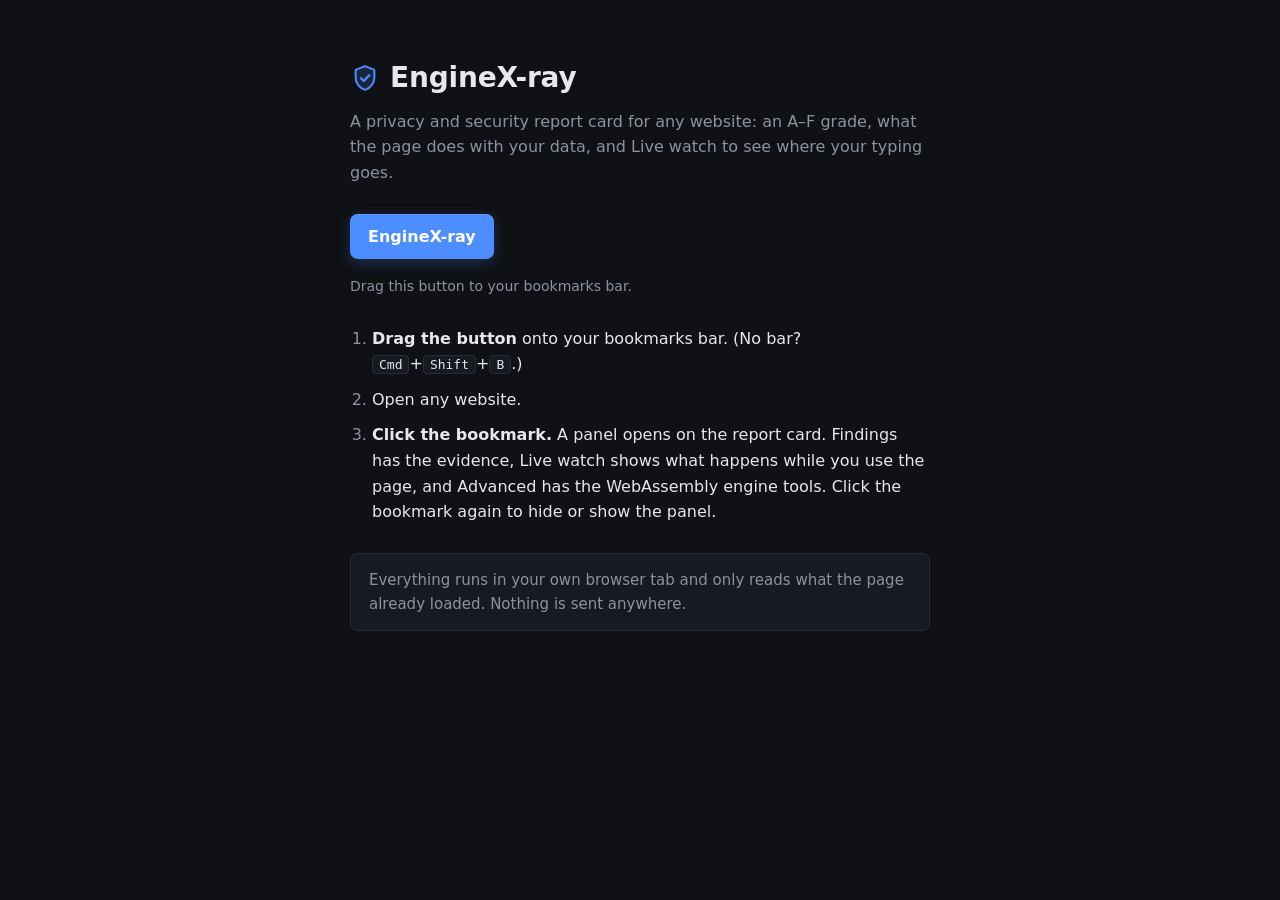
<file: install.template.html>
<!doctype html>
<html lang="en">
<head>
<meta charset="utf-8">
<meta name="viewport" content="width=device-width, initial-scale=1">
<title>EngineX-ray install</title>
<style>
  :root { --bg: #0f1115; --surface: #161a21; --line: #262c36; --text: #e6e8eb; --muted: #8b93a1; --accent: #4c8dff; }
  body { margin: 0; background: var(--bg); color: var(--text); font: 16px/1.6 -apple-system, BlinkMacSystemFont, "Segoe UI", Inter, system-ui, sans-serif; -webkit-font-smoothing: antialiased; }
  main { max-width: 580px; margin: 56px auto; padding: 0 16px; }
  .brand { display: flex; align-items: center; gap: 10px; }
  h1 { font-size: 28px; font-weight: 700; letter-spacing: -.2px; margin: 0; color: var(--text); }
  p.sub { color: var(--muted); margin: 8px 0 28px; }
  a.bm { display: inline-flex; align-items: center; gap: 8px; padding: 10px 18px; background: var(--accent); color: #fff; border-radius: 8px;
         font-weight: 600; font-size: 16px; text-decoration: none; cursor: grab; box-shadow: 0 1px 0 rgba(255,255,255,.12) inset, 0 4px 14px rgba(76,141,255,.25); }
  a.bm:hover { background: #3d7ef0; }
  .hint { color: var(--muted); font-size: 14px; margin: 10px 0 0; }
  ol { padding-left: 22px; margin-top: 28px; } li { margin: 10px 0; } li::marker { color: var(--muted); }
  kbd { background: var(--surface); border: 1px solid var(--line); border-radius: 4px; padding: 1px 6px; font-size: 13px; font-family: ui-monospace, Menlo, monospace; }
  .card { background: var(--surface); border: 1px solid var(--line); border-radius: 8px; padding: 14px 18px; margin-top: 28px; color: var(--muted); font-size: 15px; }
</style>
</head>
<body>
<main>
  <div class="brand"><svg width="30" height="30" viewBox="0 0 24 24" aria-hidden="true"><path d="M12 2.5 4.5 5.5v6c0 4.6 3.1 8.6 7.5 10 4.4-1.4 7.5-5.4 7.5-10v-6L12 2.5Z" fill="rgba(76,141,255,.18)" stroke="#4c8dff" stroke-width="1.6" stroke-linejoin="round"/><path d="m8.8 12.2 2.2 2.2 4.4-4.6" fill="none" stroke="#4c8dff" stroke-width="1.8" stroke-linecap="round" stroke-linejoin="round"/></svg><h1>EngineX-ray</h1></div>
  <p class="sub">A privacy and security report card for any website: an A–F grade, what the page does with your data, and Live watch to see where your typing goes.</p>
  <p><a class="bm" href="{{BOOKMARKLET}}" onclick="event.preventDefault()">EngineX-ray</a></p>
  <p class="hint">Drag this button to your bookmarks bar.</p>
  <ol>
    <li><b>Drag the button</b> onto your bookmarks bar. (No bar? <kbd>Cmd</kbd>+<kbd>Shift</kbd>+<kbd>B</kbd>.)</li>
    <li>Open any website.</li>
    <li><b>Click the bookmark.</b> A panel opens on the report card. Findings has the evidence, Live watch shows what happens while you use the page, and Advanced has the WebAssembly engine tools. Click the bookmark again to hide or show the panel.</li>
  </ol>
  <div class="card">Everything runs in your own browser tab and only reads what the page already loaded. Nothing is sent anywhere.</div>
</main>
</body>
</html>
</file>
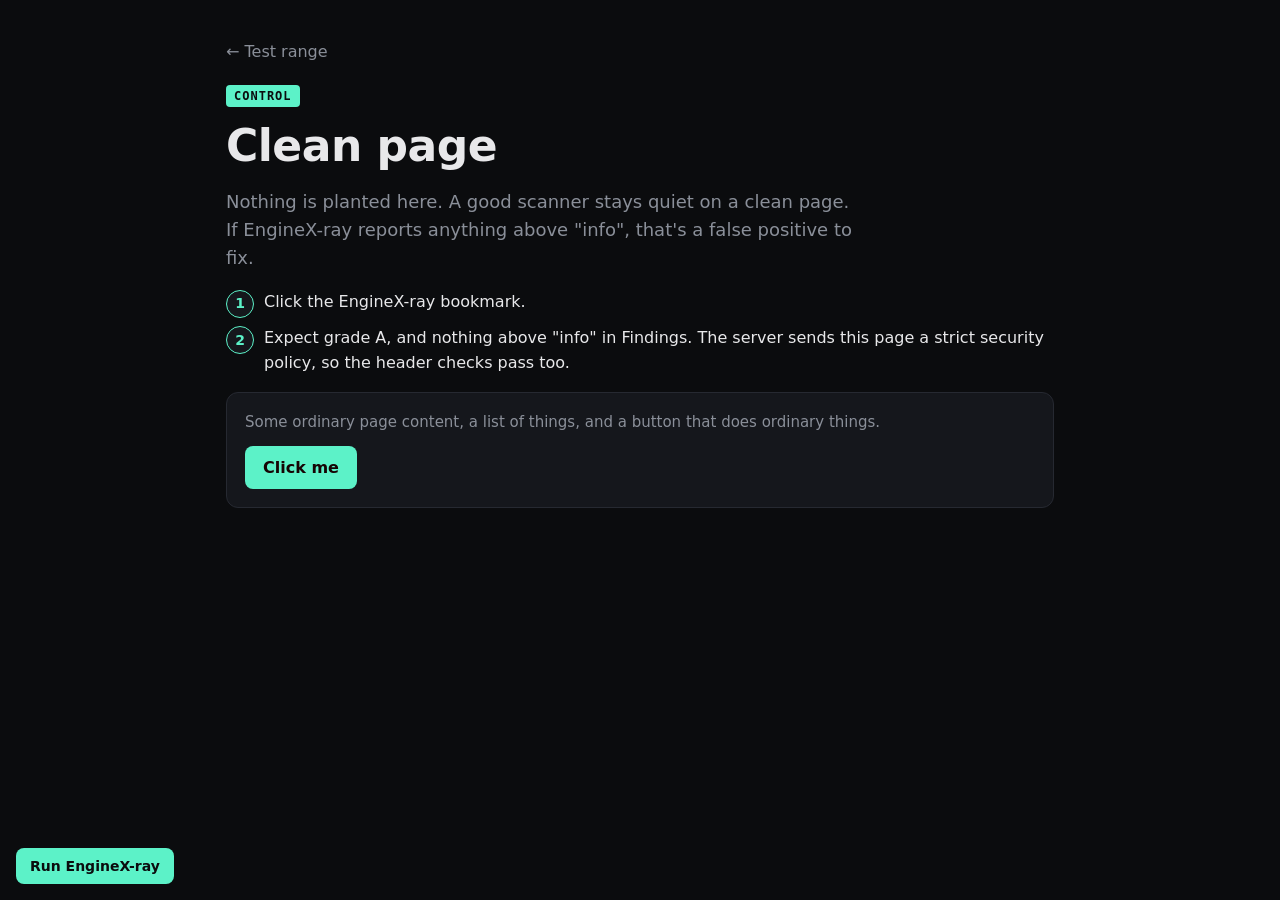
<file: lab/clean.html>
<!doctype html>
<html lang="en">
<head>
<meta charset="utf-8">
<meta name="viewport" content="width=device-width, initial-scale=1">
<title>Test Range: Clean Page</title>
<link rel="stylesheet" href="lab.css">
</head>
<body>
<main>
  <a class="back" href="index.html">← Test range</a><br>
  <span class="tag">Control</span>
  <h1>Clean page</h1>
  <p class="lede">Nothing is planted here. A good scanner stays quiet on a clean page. If EngineX-ray reports anything above "info", that's a false positive to fix.</p>
  <ol class="steps">
    <li>Click the EngineX-ray bookmark.</li>
    <li>Expect grade A, and nothing above "info" in Findings. The server sends this page a strict security policy, so the header checks pass too.</li>
  </ol>
  <div class="card"><p>Some ordinary page content, a list of things, and a button that does ordinary things.</p>
    <button class="run" id="click" style="background:var(--accent)">Click me</button></div>
</main>
<script src="clean.js"></script>
<script src="xray-button.js"></script>
</body>
</html>
</file>
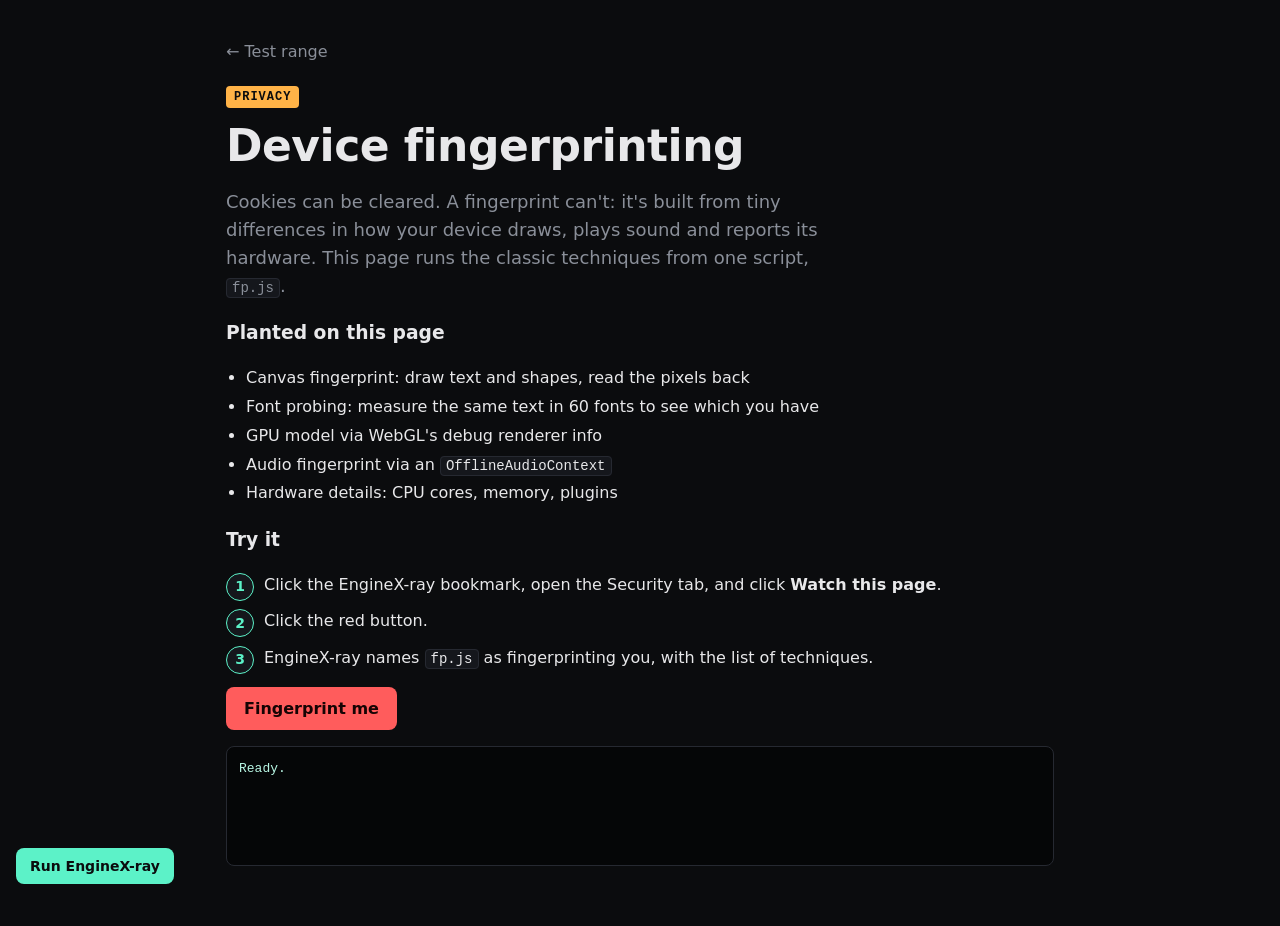
<file: lab/fingerprint.html>
<!doctype html>
<html lang="en">
<head>
<meta charset="utf-8">
<meta name="viewport" content="width=device-width, initial-scale=1">
<title>Test Range: Device Fingerprinting</title>
<link rel="stylesheet" href="lab.css">
</head>
<body>
<main>
  <a class="back" href="index.html">← Test range</a><br>
  <span class="tag amber">Privacy</span>
  <h1>Device fingerprinting</h1>
  <p class="lede">Cookies can be cleared. A fingerprint can't: it's built from tiny differences in how your device draws, plays sound and reports its hardware. This page runs the classic techniques from one script, <code>fp.js</code>.</p>

  <h3>Planted on this page</h3>
  <ul class="planted">
    <li>Canvas fingerprint: draw text and shapes, read the pixels back</li>
    <li>Font probing: measure the same text in 60 fonts to see which you have</li>
    <li>GPU model via WebGL's debug renderer info</li>
    <li>Audio fingerprint via an <code>OfflineAudioContext</code></li>
    <li>Hardware details: CPU cores, memory, plugins</li>
  </ul>

  <h3>Try it</h3>
  <ol class="steps">
    <li>Click the EngineX-ray bookmark, open the Security tab, and click <b>Watch this page</b>.</li>
    <li>Click the red button.</li>
    <li>EngineX-ray names <code>fp.js</code> as fingerprinting you, with the list of techniques.</li>
  </ol>
  <button class="run" id="go">Fingerprint me</button>
  <div class="log" id="log">Ready.</div>
</main>
<script src="fp.js"></script>
<script src="xray-button.js"></script>
</body>
</html>
</file>
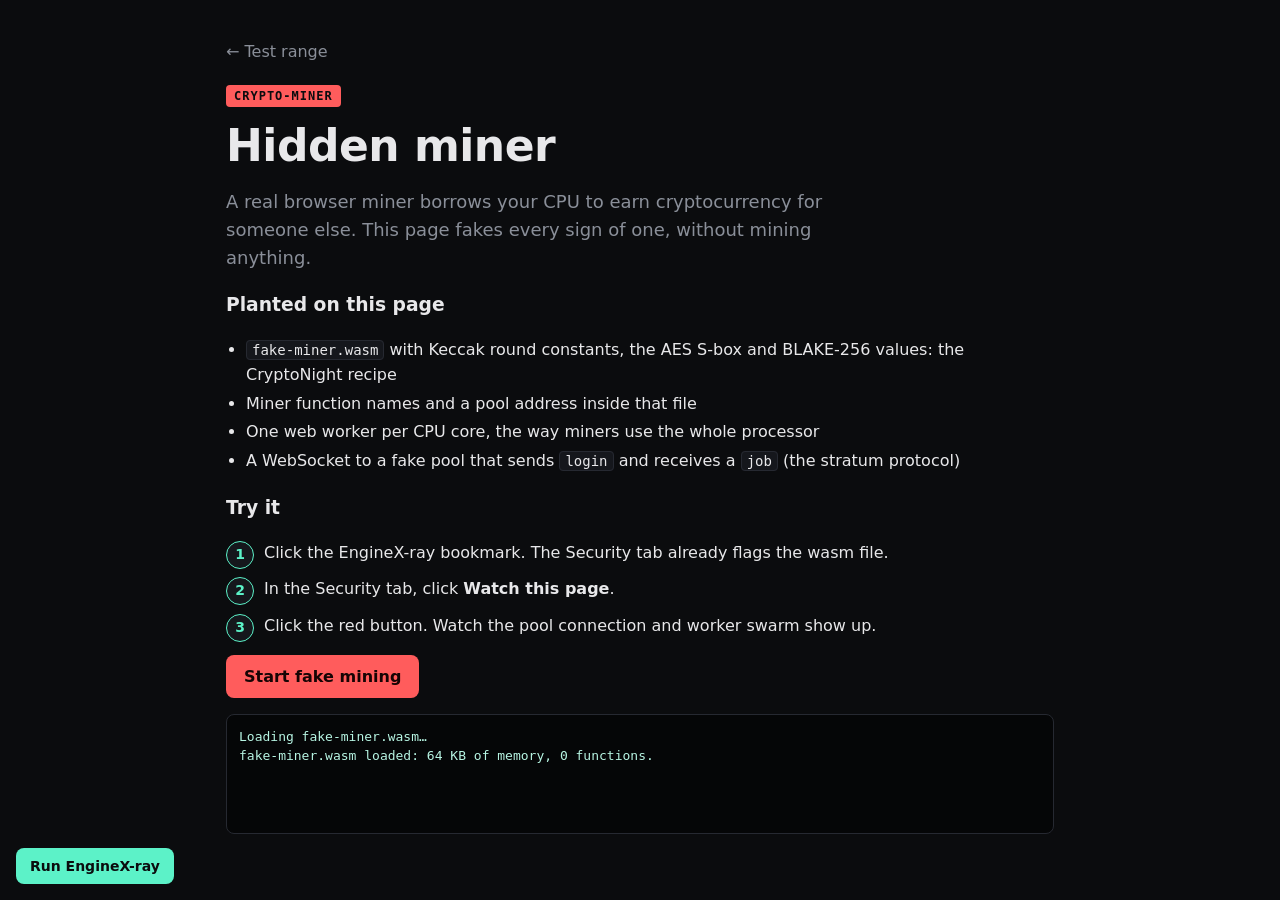
<file: lab/miner.html>
<!doctype html>
<html lang="en">
<head>
<meta charset="utf-8">
<meta name="viewport" content="width=device-width, initial-scale=1">
<title>Test Range: Hidden Miner</title>
<link rel="stylesheet" href="lab.css">
</head>
<body>
<main>
  <a class="back" href="index.html">← Test range</a><br>
  <span class="tag red">Crypto-miner</span>
  <h1>Hidden miner</h1>
  <p class="lede">A real browser miner borrows your CPU to earn cryptocurrency for someone else. This page fakes every sign of one, without mining anything.</p>

  <h3>Planted on this page</h3>
  <ul class="planted">
    <li><code>fake-miner.wasm</code> with Keccak round constants, the AES S-box and BLAKE-256 values: the CryptoNight recipe</li>
    <li>Miner function names and a pool address inside that file</li>
    <li>One web worker per CPU core, the way miners use the whole processor</li>
    <li>A WebSocket to a fake pool that sends <code>login</code> and receives a <code>job</code> (the stratum protocol)</li>
  </ul>

  <h3>Try it</h3>
  <ol class="steps">
    <li>Click the EngineX-ray bookmark. The Security tab already flags the wasm file.</li>
    <li>In the Security tab, click <b>Watch this page</b>.</li>
    <li>Click the red button. Watch the pool connection and worker swarm show up.</li>
  </ol>
  <button class="run" id="go">Start fake mining</button>
  <div class="log" id="log">Loading fake-miner.wasm…</div>
</main>
<script src="miner-page.js"></script>
<script src="xray-button.js"></script>
</body>
</html>
</file>
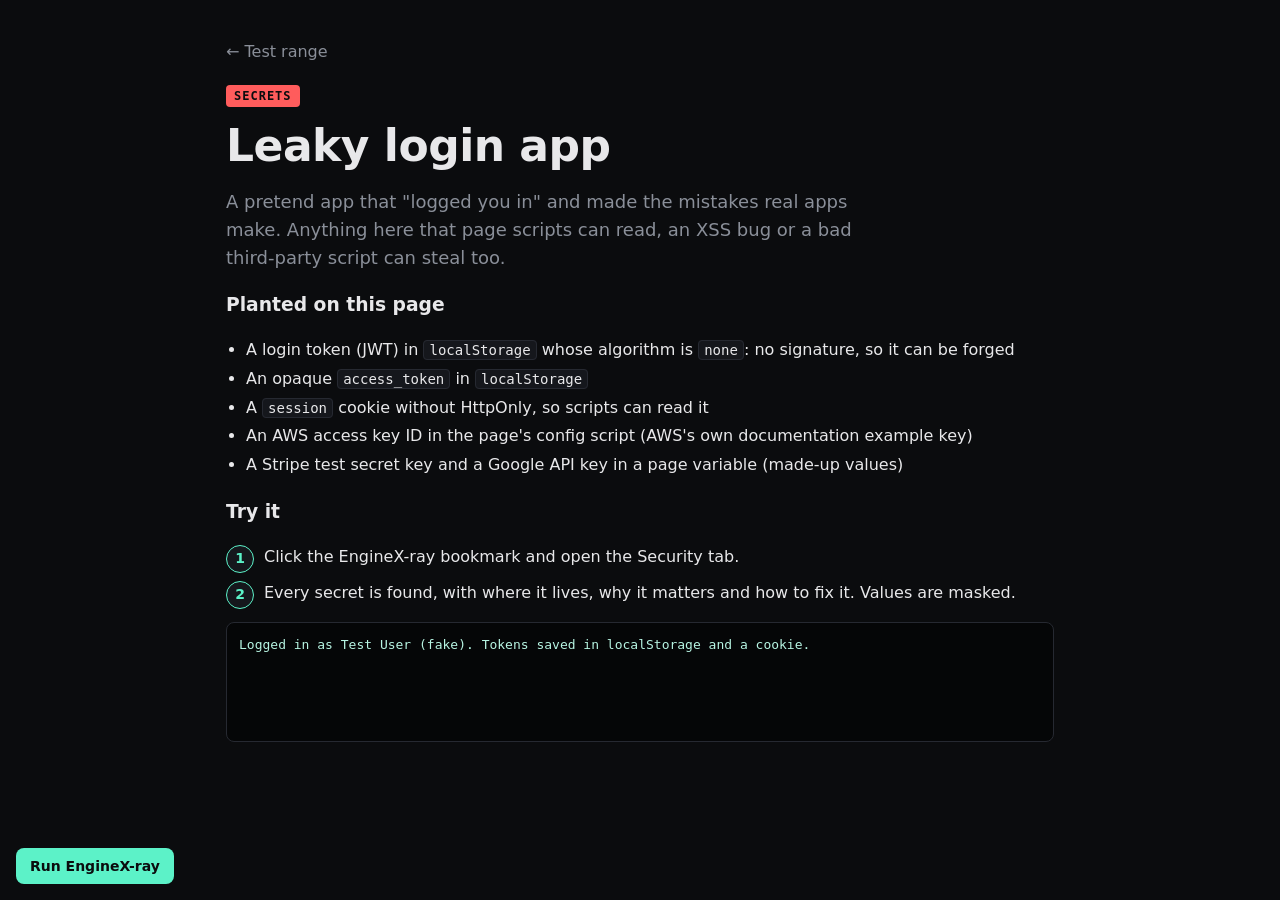
<file: lab/secrets.html>
<!doctype html>
<html lang="en">
<head>
<meta charset="utf-8">
<meta name="viewport" content="width=device-width, initial-scale=1">
<title>Test Range: Leaky Login App</title>
<link rel="stylesheet" href="lab.css">
</head>
<body>
<main>
  <a class="back" href="index.html">← Test range</a><br>
  <span class="tag red">Secrets</span>
  <h1>Leaky login app</h1>
  <p class="lede">A pretend app that "logged you in" and made the mistakes real apps make. Anything here that page scripts can read, an XSS bug or a bad third-party script can steal too.</p>

  <h3>Planted on this page</h3>
  <ul class="planted">
    <li>A login token (JWT) in <code>localStorage</code> whose algorithm is <code>none</code>: no signature, so it can be forged</li>
    <li>An opaque <code>access_token</code> in <code>localStorage</code></li>
    <li>A <code>session</code> cookie without HttpOnly, so scripts can read it</li>
    <li>An AWS access key ID in the page's config script (AWS's own documentation example key)</li>
    <li>A Stripe test secret key and a Google API key in a page variable (made-up values)</li>
  </ul>

  <h3>Try it</h3>
  <ol class="steps">
    <li>Click the EngineX-ray bookmark and open the Security tab.</li>
    <li>Every secret is found, with where it lives, why it matters and how to fix it. Values are masked.</li>
  </ol>
  <div class="log" id="log"></div>
</main>
<script src="app-config.js"></script>
<script>
  // The "login": everything below is made up. The fake values are built at runtime so this file doesn't contain
  // anything that looks like a real secret to code scanners.
  const b64url = o => btoa(JSON.stringify(o)).replace(/=+$/, '').replace(/\+/g, '-').replace(/\//g, '_');
  const jwt = b64url({ alg: 'none', typ: 'JWT' }) + '.' + b64url({ sub: 'user-1234', name: 'Test User', role: 'admin', iss: 'test-range.local', exp: 1700000000 }) + '.';
  localStorage.setItem('auth_token', jwt);
  localStorage.setItem('access_token', 'atk_' + 'Zx9QmL2vR7tY4pN8wK1cB6hJ3sF5gD0aE');
  document.cookie = 'session=' + 'sess_' + 'b4c1d9e2f7a3c6b8d5e0f1a2' + '; path=/; SameSite=Lax';
  window.PAYMENTS_KEY = ['sk', 'test', '4eC39HqLyjWDarjtT1zdp7dc'].join('_');
  window.MAPS_KEY = 'AI' + 'za' + 'SyD-fake-test-range-key-12345678901';
  document.getElementById('log').textContent = 'Logged in as Test User (fake). Tokens saved in localStorage and a cookie.';
  // The test range pages share one origin: log out when you leave, so the other pages are graded on their own plants.
  addEventListener('pagehide', () => { for (const k of ['auth_token', 'access_token']) localStorage.removeItem(k); document.cookie = 'session=; path=/; max-age=0'; });
</script>
<script src="xray-button.js"></script>
</body>
</html>
</file>
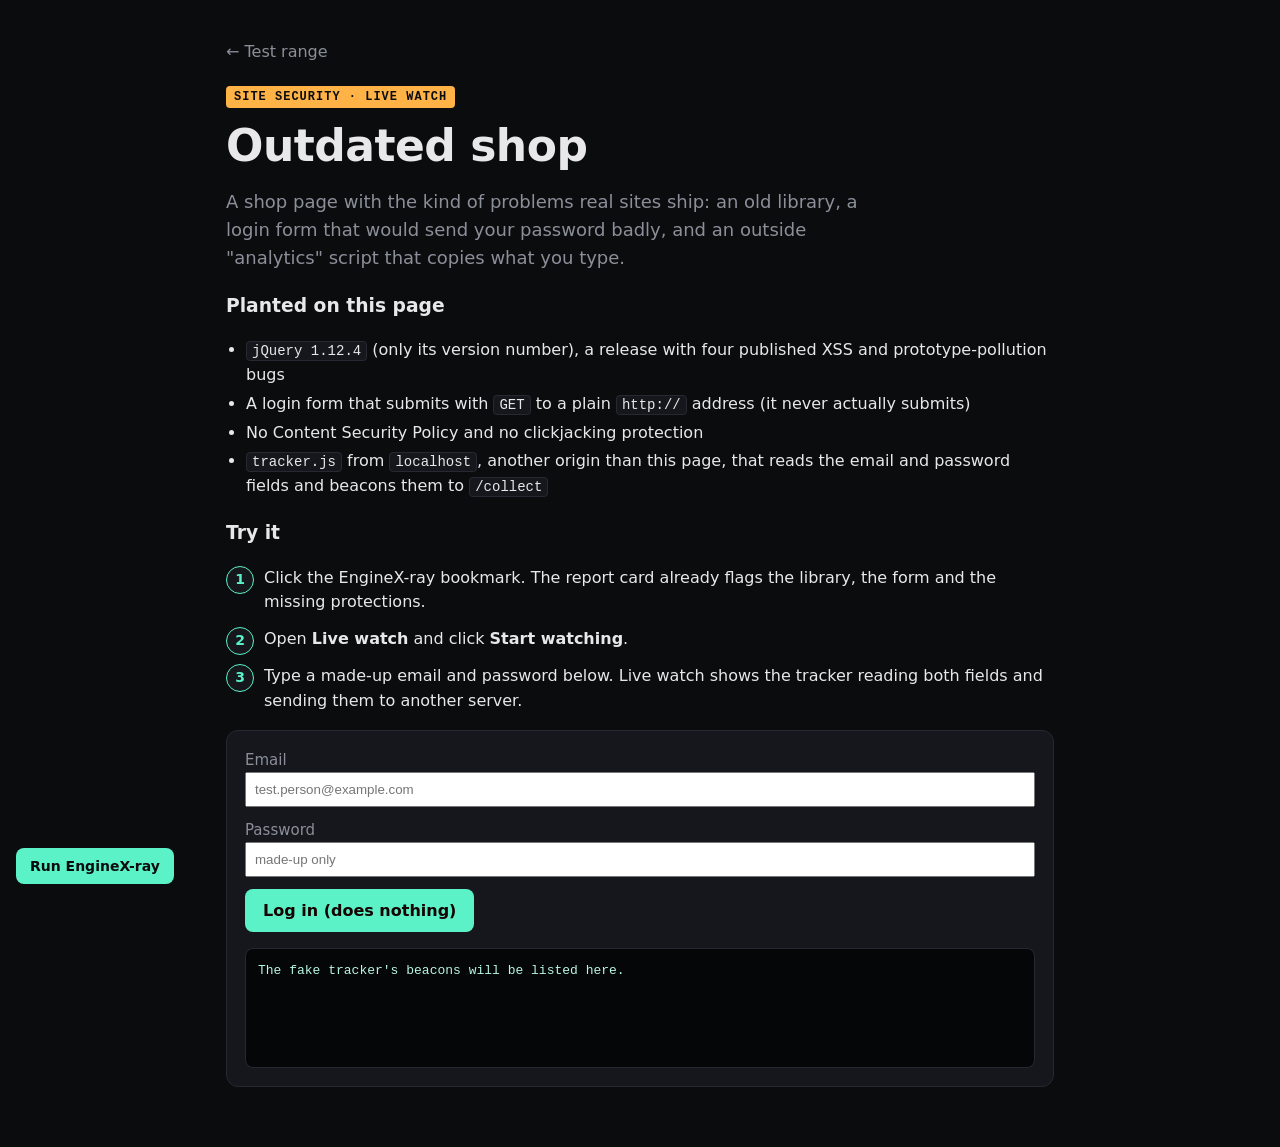
<file: lab/shop.html>
<!doctype html>
<html lang="en">
<head>
<meta charset="utf-8">
<meta name="viewport" content="width=device-width, initial-scale=1">
<title>Test Range: Outdated Shop</title>
<link rel="stylesheet" href="lab.css">
</head>
<body>
<main>
  <a class="back" href="index.html">← Test range</a><br>
  <span class="tag amber">Site security · Live watch</span>
  <h1>Outdated shop</h1>
  <p class="lede">A shop page with the kind of problems real sites ship: an old library, a login form that would send your password badly, and an outside "analytics" script that copies what you type.</p>
  <h3>Planted on this page</h3>
  <ul class="planted">
    <li><code>jQuery 1.12.4</code> (only its version number), a release with four published XSS and prototype-pollution bugs</li>
    <li>A login form that submits with <code>GET</code> to a plain <code>http://</code> address (it never actually submits)</li>
    <li>No Content Security Policy and no clickjacking protection</li>
    <li><code>tracker.js</code> from <code>localhost</code>, another origin than this page, that reads the email and password fields and beacons them to <code>/collect</code></li>
  </ul>
  <h3>Try it</h3>
  <ol class="steps">
    <li>Click the EngineX-ray bookmark. The report card already flags the library, the form and the missing protections.</li>
    <li>Open <b>Live watch</b> and click <b>Start watching</b>.</li>
    <li>Type a made-up email and password below. Live watch shows the tracker reading both fields and sending them to another server.</li>
  </ol>
  <div class="card">
    <form id="login" action="http://shop-login.example/login" method="get">
      <p><label>Email<br><input type="email" name="email" autocomplete="off" placeholder="test.person@example.com" style="width:100%;padding:8px"></label></p>
      <p><label>Password<br><input type="password" name="password" autocomplete="off" placeholder="made-up only" style="width:100%;padding:8px"></label></p>
      <button class="run" style="background:var(--accent)">Log in (does nothing)</button>
    </form>
    <div class="log" id="log">The fake tracker's beacons will be listed here.</div>
  </div>
</main>
<script src="shop.js"></script>
<script src="http://localhost:8790/tracker.js"></script>
<script src="xray-button.js"></script>
</body>
</html>
</file>
<file: lab/lab.css>
:root { --bg: #0b0c0e; --card: #15171c; --line: #262931; --fg: #e8e8ea; --dim: #8a8f99; --accent: #5cf2c8; --red: #ff5c5c; --amber: #ffb347; }
* { box-sizing: border-box; }
body { margin: 0; background: var(--bg); color: var(--fg); font: 16px/1.55 system-ui, -apple-system, sans-serif; }
main { max-width: 860px; margin: 0 auto; padding: 40px 16px 60px; }
a { color: var(--accent); }
.tag { display: inline-block; font: 700 12px/1 ui-monospace, Menlo, monospace; letter-spacing: 1px; text-transform: uppercase;
  color: var(--bg); background: var(--accent); padding: 5px 8px; border-radius: 4px; }
.tag.red { background: var(--red); } .tag.amber { background: var(--amber); }
h1 { font-size: clamp(30px, 5vw, 44px); line-height: 1.1; margin: 14px 0 8px; letter-spacing: -0.5px; }
h1 span { color: var(--accent); }
.lede { color: var(--dim); font-size: 18px; max-width: 640px; }
.grid { display: grid; grid-template-columns: repeat(auto-fit, minmax(240px, 1fr)); gap: 14px; margin-top: 28px; }
.card { background: var(--card); border: 1px solid var(--line); border-radius: 12px; padding: 18px; }
.card h2 { margin: 10px 0 6px; font-size: 19px; }
.card p { margin: 0 0 12px; color: var(--dim); font-size: 15px; }
.card a.go { font-weight: 700; text-decoration: none; }
.safe { margin-top: 28px; border-left: 4px solid var(--accent); padding: 10px 14px; background: var(--card); border-radius: 0 8px 8px 0; color: var(--dim); }
.safe b { color: var(--fg); }
.steps { counter-reset: s; list-style: none; padding: 0; }
.steps li { counter-increment: s; position: relative; padding-left: 38px; margin: 12px 0; }
.steps li::before { content: counter(s); position: absolute; left: 0; top: 0; width: 26px; height: 26px; border-radius: 50%;
  background: var(--card); border: 1px solid var(--accent); color: var(--accent); font-weight: 800; font-size: 14px;
  display: grid; place-items: center; }
button.run { background: var(--red); color: #160404; border: 0; border-radius: 8px; padding: 12px 18px; font: 800 16px system-ui; cursor: pointer; }
button.run:disabled { opacity: .5; cursor: default; }
.log { margin-top: 16px; background: #050607; border: 1px solid var(--line); border-radius: 8px; padding: 12px; min-height: 120px;
  font: 13px/1.5 ui-monospace, Menlo, monospace; white-space: pre-wrap; color: #b7f5e3; }
code { font: 14px ui-monospace, Menlo, monospace; background: var(--card); border: 1px solid var(--line); border-radius: 4px; padding: 1px 5px; }
.back { display: inline-block; margin-bottom: 18px; color: var(--dim); text-decoration: none; }
.planted { margin: 0; padding-left: 20px; } .planted li { margin: 4px 0; }
</file>
